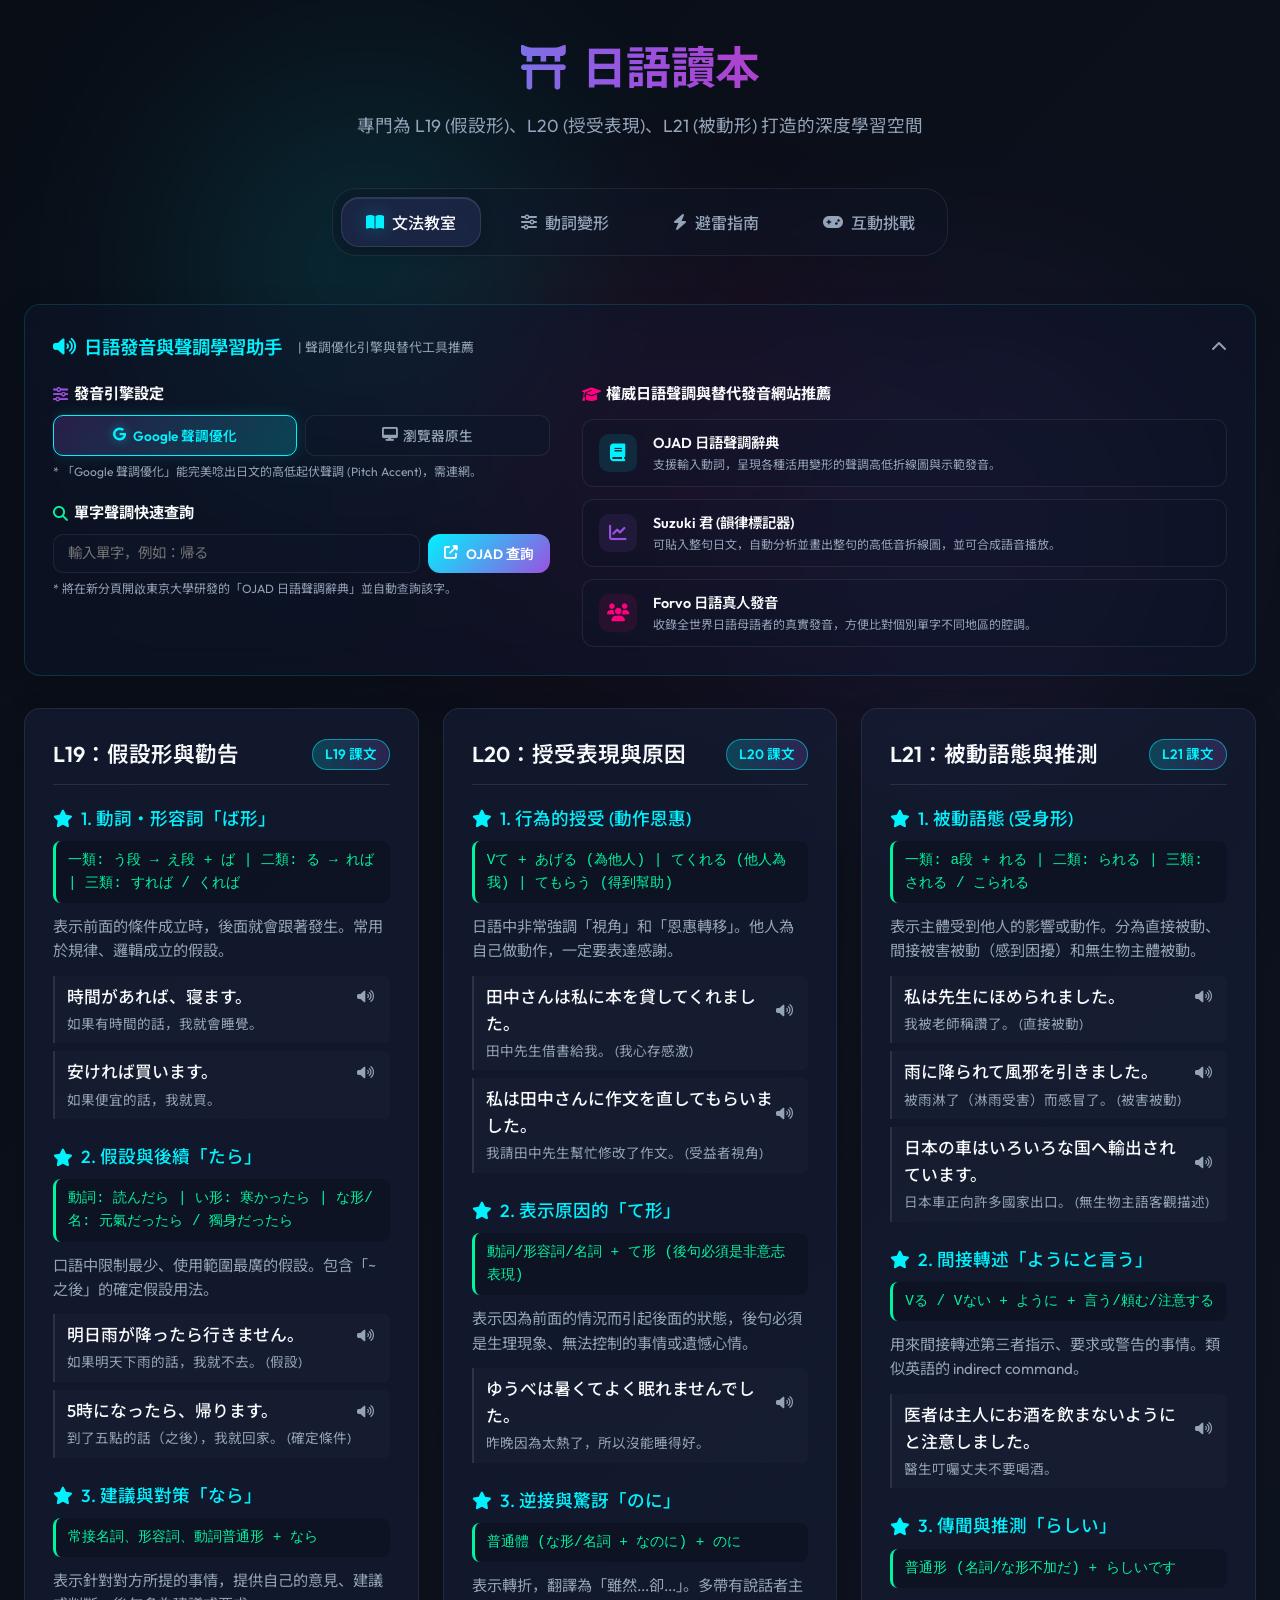
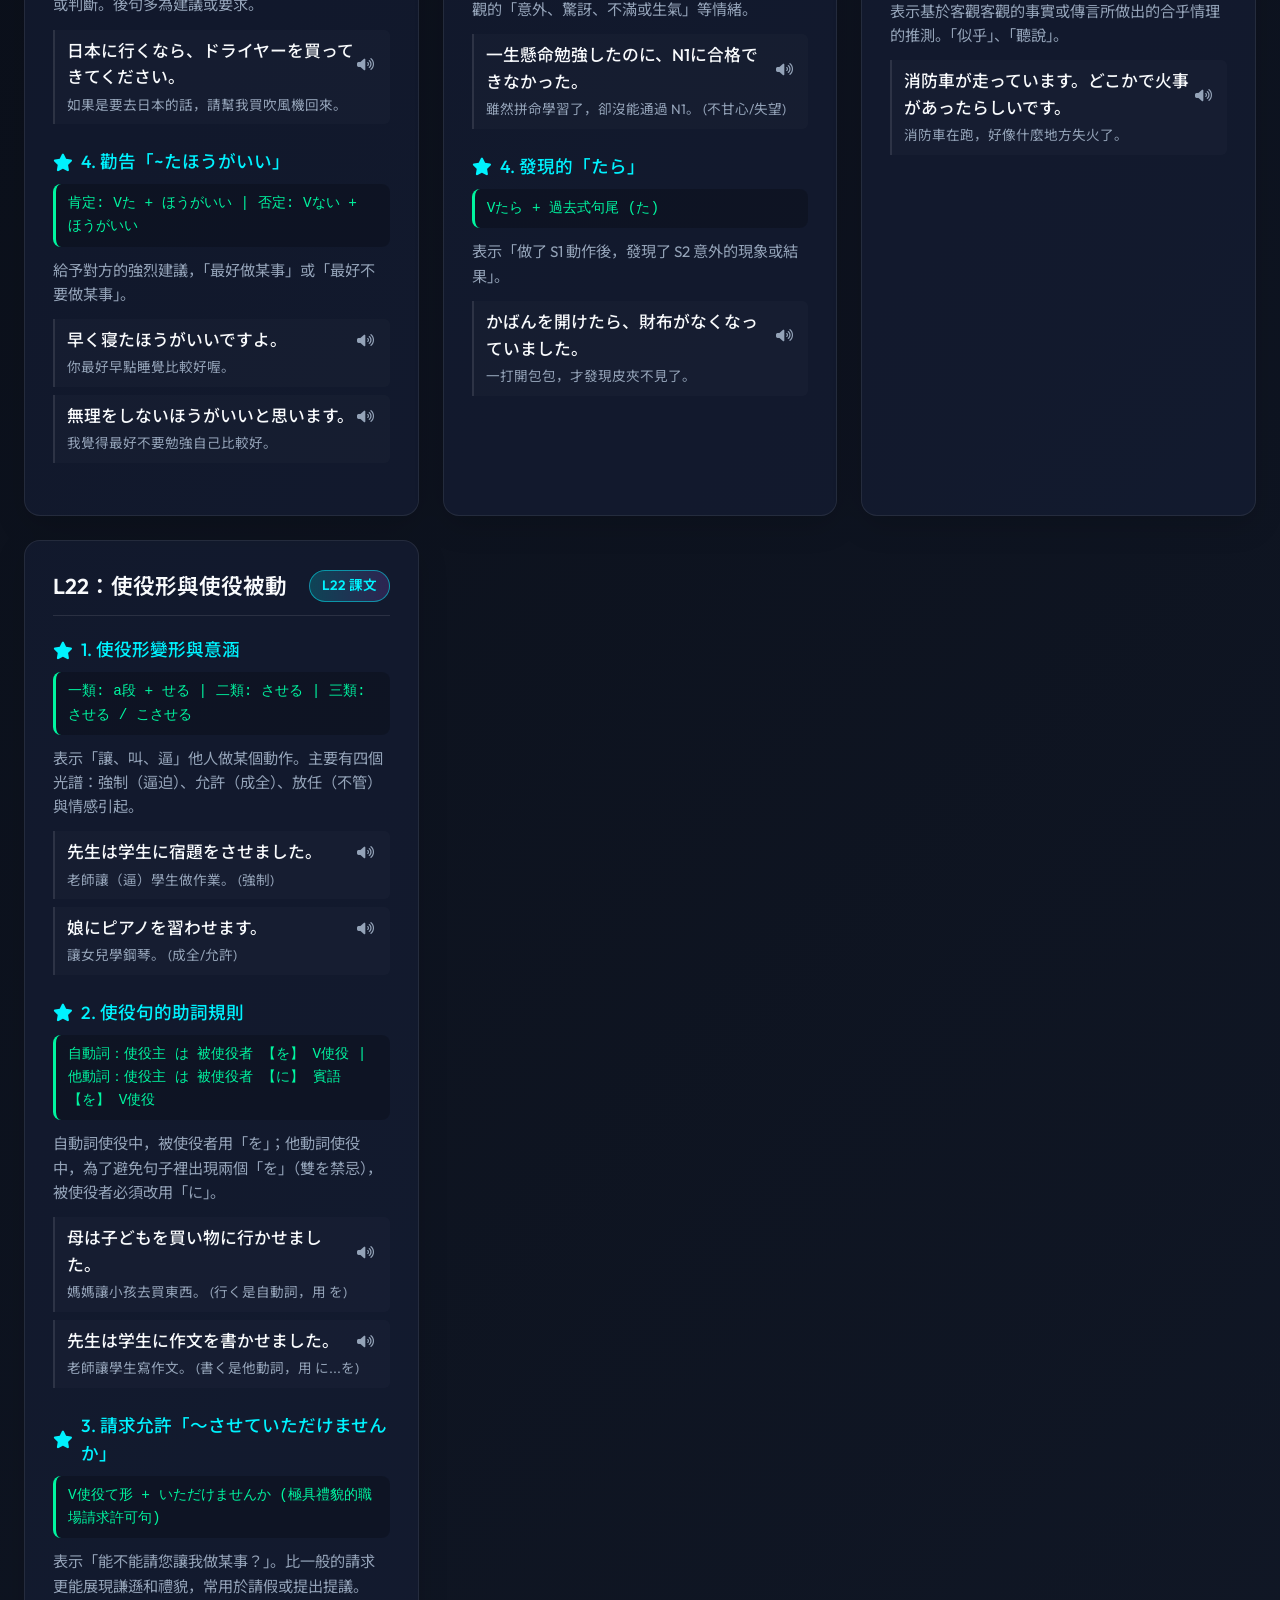
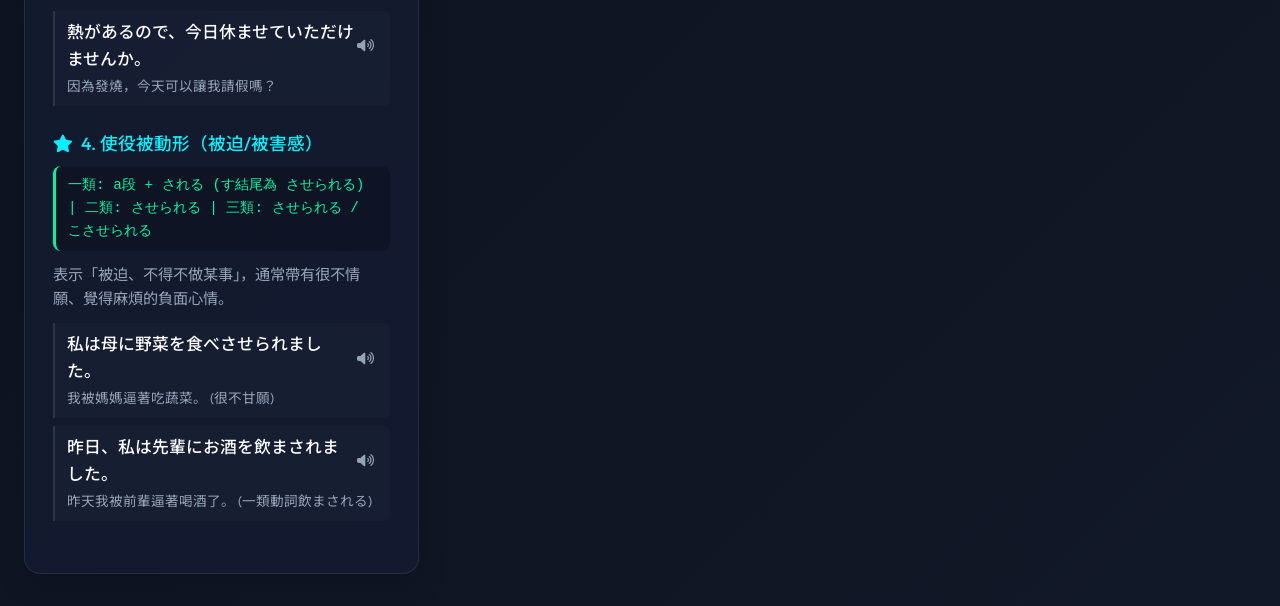
<file: index.html>
<!DOCTYPE html>
<html lang="zh-TW">
<head>
    <meta charset="UTF-8">
    <meta name="viewport" content="width=device-width, initial-scale=1.0">
    <title>日語讀本 - L19至L21教材平台</title>
    <meta name="description" content="本平台以進學日文讀本 L19、L20、L21 課程為核心，提供文法教室、動詞自動變形模擬器、台灣學生易錯對決、以及多維度的拼句與閱讀互動測驗，助您快速攻克日文假設、授受與被動難關！">
    <!-- FontAwesome Icons -->
    <link rel="stylesheet" href="https://cdnjs.cloudflare.com/ajax/libs/font-awesome/6.4.0/css/all.min.css">
    <!-- CSS stylesheet -->
    <link rel="stylesheet" href="style.css">
</head>
<body>

    <!-- Background glowing decorative orbs -->
    <div class="orb orb-1"></div>
    <div class="orb orb-2"></div>
    <div class="orb orb-3"></div>

    <div class="container">
        
        <header>
            <h1><i class="fas fa-torii-gate" style="margin-right: 0.5rem"></i> 日語讀本</h1>
            <p>專門為 L19 (假設形)、L20 (授受表現)、L21 (被動形) 打造的深度學習空間</p>
        </header>

        <!-- Navigation Tabs -->
        <nav class="nav-tabs" id="main-nav">
            <button class="tab-btn active" data-tab="grammar" id="tab-btn-grammar">
                <i class="fas fa-book-open"></i> <span>文法教室</span>
            </button>
            <button class="tab-btn" data-tab="conjugator" id="tab-btn-conjugator">
                <i class="fas fa-sliders"></i> <span>動詞變形</span>
            </button>
            <button class="tab-btn" data-tab="pitfalls" id="tab-btn-pitfalls">
                <i class="fas fa-bolt"></i> <span>避雷指南</span>
            </button>
            <button class="tab-btn" data-tab="quiz" id="tab-btn-quiz">
                <i class="fas fa-gamepad"></i> <span>互動挑戰</span>
            </button>
        </nav>

        <!-- Pitch Accent & Voice Assistant Card -->
        <section class="card assistant-card" id="accent-assistant-card" style="margin-bottom: 2rem;">
            <div class="assistant-header" id="assistant-toggle" style="cursor: pointer; display: flex; justify-content: space-between; align-items: center;">
                <h3 style="font-size: 1.15rem; font-weight: 600; color: var(--color-cyan); display: flex; align-items: center; gap: 0.5rem; margin: 0;">
                    <i class="fas fa-volume-up"></i> 日語發音與聲調學習助手 <span style="font-size: 0.8rem; font-weight: normal; color: var(--text-muted); padding-left: 0.5rem;">| 聲調優化引擎與替代工具推薦</span>
                </h3>
                <span id="assistant-toggle-icon" style="color: var(--text-muted); transition: var(--transition);"><i class="fas fa-chevron-up"></i></span>
            </div>
            
            <div class="assistant-content" id="assistant-content-box" style="margin-top: 1.25rem; transition: var(--transition);">
                <div class="assistant-grid">
                    <!-- Column 1: Settings & Lookup -->
                    <div class="assistant-col-left">
                        <div class="setting-item" style="margin-bottom: 1.25rem;">
                            <h4 style="font-size: 0.95rem; color: var(--text-primary); margin-bottom: 0.5rem; display: flex; align-items: center; gap: 0.35rem; margin-top: 0;">
                                <i class="fas fa-sliders-h" style="color: var(--color-violet)"></i> 發音引擎設定
                            </h4>
                            <div class="engine-buttons">
                                <button class="engine-btn active" id="engine-btn-google" data-engine="google">
                                    <i class="fab fa-google"></i> Google 聲調優化
                                </button>
                                <button class="engine-btn" id="engine-btn-browser" data-engine="browser">
                                    <i class="fas fa-desktop"></i> 瀏覽器原生
                                </button>
                            </div>
                            <p style="font-size: 0.75rem; color: var(--text-muted); margin-top: 0.4rem; margin-bottom: 0;">
                                * 「Google 聲調優化」能完美唸出日文的高低起伏聲調 (Pitch Accent)，需連網。
                            </p>
                        </div>
                        
                        <div class="lookup-item">
                            <h4 style="font-size: 0.95rem; color: var(--text-primary); margin-bottom: 0.5rem; display: flex; align-items: center; gap: 0.35rem; margin-top: 0;">
                                <i class="fas fa-search" style="color: var(--color-emerald)"></i> 單字聲調快速查詢
                            </h4>
                            <div class="ojad-search-box">
                                <input type="text" id="ojad-search-input" placeholder="輸入單字，例如：帰る">
                                <button id="ojad-search-btn" class="action-btn" style="padding: 0.5rem 1rem; font-size: 0.85rem; box-shadow: none;">
                                    <i class="fas fa-external-link-alt"></i> OJAD 查詢
                                </button>
                            </div>
                            <p style="font-size: 0.75rem; color: var(--text-muted); margin-top: 0.4rem; margin-bottom: 0;">
                                * 將在新分頁開啟東京大學研發的「OJAD 日語聲調辭典」並自動查詢該字。
                            </p>
                        </div>
                    </div>
                    
                    <!-- Column 2: External Tools Recommendations -->
                    <div class="assistant-col-right">
                        <h4 style="font-size: 0.95rem; color: var(--text-primary); margin-bottom: 0.75rem; display: flex; align-items: center; gap: 0.35rem; margin-top: 0;">
                            <i class="fas fa-graduation-cap" style="color: var(--color-pink)"></i> 權威日語聲調與替代發音網站推薦
                        </h4>
                        <div class="recommend-tools">
                            <a href="http://www.gavo.t.u-tokyo.ac.jp/ojad/" target="_blank" class="tool-link-card">
                                <div class="tool-icon" style="background: rgba(0, 242, 254, 0.1); color: var(--color-cyan);"><i class="fas fa-book"></i></div>
                                <div class="tool-info">
                                    <div class="tool-name">OJAD 日語聲調辭典</div>
                                    <div class="tool-desc">支援輸入動詞，呈現各種活用變形的聲調高低折線圖與示範發音。</div>
                                </div>
                            </a>
                            <a href="http://www.gavo.t.u-tokyo.ac.jp/ojad/phrasing/index" target="_blank" class="tool-link-card">
                                <div class="tool-icon" style="background: rgba(155, 81, 224, 0.1); color: var(--color-violet);"><i class="fas fa-chart-line"></i></div>
                                <div class="tool-info">
                                    <div class="tool-name">Suzuki 君 (韻律標記器)</div>
                                    <div class="tool-desc">可貼入整句日文，自動分析並畫出整句的高低音折線圖，並可合成語音播放。</div>
                                </div>
                            </a>
                            <a href="https://forvo.com/languages/ja/" target="_blank" class="tool-link-card">
                                <div class="tool-icon" style="background: rgba(255, 0, 127, 0.1); color: var(--color-pink);"><i class="fas fa-users"></i></div>
                                <div class="tool-info">
                                    <div class="tool-name">Forvo 日語真人發音</div>
                                    <div class="tool-desc">收錄全世界日語母語者的真實發音，方便比對個別單字不同地區的腔調。</div>
                                </div>
                            </a>
                        </div>
                    </div>
                </div>
            </div>
        </section>

        <!-- TAB 1: GRAMMAR CLASSROOM -->
        <main class="panel active" id="grammar-panel">
            <div class="grammar-grid">
                
                <!-- Lesson 19 Card -->
                <article class="card">
                    <div class="lesson-header">
                        <h2 class="lesson-title">L19：假設形與勸告</h2>
                        <span class="lesson-tag">L19 課文</span>
                    </div>
                    
                    <div class="grammar-item">
                        <h3 class="grammar-title"><i class="fas fa-star"></i> 1. 動詞・形容詞「ば形」</h3>
                        <div class="grammar-formula">一類: う段 → え段 + ば | 二類: る → れば | 三類: すれば / くれば</div>
                        <p class="grammar-desc">表示前面的條件成立時，後面就會跟著發生。常用於規律、邏輯成立的假設。</p>
                        <ul class="examples-list">
                            <li class="example-box">
                                <div class="jp-sentence">
                                    <span>時間が<span>あれば</span>、寝ます。</span>
                                    <button class="play-btn" data-sentence="時間があれば、寝ます。" title="點擊發音"><i class="fas fa-volume-up"></i></button>
                                </div>
                                <div class="zh-translation">如果有時間的話，我就會睡覺。</div>
                            </li>
                            <li class="example-box">
                                <div class="jp-sentence">
                                    <span>安<span>ければ</span>買います。</span>
                                    <button class="play-btn" data-sentence="安ければ買います。" title="點擊發音"><i class="fas fa-volume-up"></i></button>
                                </div>
                                <div class="zh-translation">如果便宜的話，我就買。</div>
                            </li>
                        </ul>
                    </div>

                    <div class="grammar-item">
                        <h3 class="grammar-title"><i class="fas fa-star"></i> 2. 假設與後續「たら」</h3>
                        <div class="grammar-formula">動詞: 読んだら | い形: 寒かったら | な形/名: 元氣だったら / 獨身だったら</div>
                        <p class="grammar-desc">口語中限制最少、使用範圍最廣的假設。包含「~之後」的確定假設用法。</p>
                        <ul class="examples-list">
                            <li class="example-box">
                                <div class="jp-sentence">
                                    <span>明日雨が<span>降ったら</span>行きません。</span>
                                    <button class="play-btn" data-sentence="明日雨が降ったら行きません。" title="點擊發音"><i class="fas fa-volume-up"></i></button>
                                </div>
                                <div class="zh-translation">如果明天下雨的話，我就不去。 (假設)</div>
                            </li>
                            <li class="example-box">
                                <div class="jp-sentence">
                                    <span>5時に<span>なったら</span>、帰ります。</span>
                                    <button class="play-btn" data-sentence="5時になったら、帰ります。" title="點擊發音"><i class="fas fa-volume-up"></i></button>
                                </div>
                                <div class="zh-translation">到了五點的話（之後），我就回家。 (確定條件)</div>
                            </li>
                        </ul>
                    </div>

                    <div class="grammar-item">
                        <h3 class="grammar-title"><i class="fas fa-star"></i> 3. 建議與對策「なら」</h3>
                        <div class="grammar-formula">常接名詞、形容詞、動詞普通形 + なら</div>
                        <p class="grammar-desc">表示針對對方所提的事情，提供自己的意見、建議或判斷。後句多為建議或要求。</p>
                        <ul class="examples-list">
                            <li class="example-box">
                                <div class="jp-sentence">
                                    <span>日本に<span>行くなら</span>、ドライヤーを買ってきてください。</span>
                                    <button class="play-btn" data-sentence="日本に行くなら、ドライヤーを買ってきてください。" title="點擊發音"><i class="fas fa-volume-up"></i></button>
                                </div>
                                <div class="zh-translation">如果是要去日本的話，請幫我買吹風機回來。</div>
                            </li>
                        </ul>
                    </div>

                    <div class="grammar-item">
                        <h3 class="grammar-title"><i class="fas fa-star"></i> 4. 勸告「~たほうがいい」</h3>
                        <div class="grammar-formula">肯定: Vた + ほうがいい | 否定: Vない + ほうがいい</div>
                        <p class="grammar-desc">給予對方的強烈建議，「最好做某事」或「最好不要做某事」。</p>
                        <ul class="examples-list">
                            <li class="example-box">
                                <div class="jp-sentence">
                                    <span>早く<span>寝たほうがいい</span>ですよ。</span>
                                    <button class="play-btn" data-sentence="早く寝たほうがいいですよ。" title="點擊發音"><i class="fas fa-volume-up"></i></button>
                                </div>
                                <div class="zh-translation">你最好早點睡覺比較好喔。</div>
                            </li>
                            <li class="example-box">
                                <div class="jp-sentence">
                                    <span>無理を<span>しないほうがいい</span>と思います。</span>
                                    <button class="play-btn" data-sentence="無理をしないほうがいいと思います。" title="點擊發音"><i class="fas fa-volume-up"></i></button>
                                </div>
                                <div class="zh-translation">我覺得最好不要勉強自己比較好。</div>
                            </li>
                        </ul>
                    </div>
                </article>

                <!-- Lesson 20 Card -->
                <article class="card">
                    <div class="lesson-header">
                        <h2 class="lesson-title">L20：授受表現與原因</h2>
                        <span class="lesson-tag">L20 課文</span>
                    </div>

                    <div class="grammar-item">
                        <h3 class="grammar-title"><i class="fas fa-star"></i> 1. 行為的授受 (動作恩惠)</h3>
                        <div class="grammar-formula">Vて + あげる (為他人) | てくれる (他人為我) | てもらう (得到幫助)</div>
                        <p class="grammar-desc">日語中非常強調「視角」和「恩惠轉移」。他人為自己做動作，一定要表達感謝。</p>
                        <ul class="examples-list">
                            <li class="example-box">
                                <div class="jp-sentence">
                                    <span>田中さんは私に本を貸し<span>てくれました</span>。</span>
                                    <button class="play-btn" data-sentence="田中さんは私に本を貸してくれました。" title="點擊發音"><i class="fas fa-volume-up"></i></button>
                                </div>
                                <div class="zh-translation">田中先生借書給我。 (我心存感激)</div>
                            </li>
                            <li class="example-box">
                                <div class="jp-sentence">
                                    <span>私は田中さんに作文を直し<span>てもらいました</span>。</span>
                                    <button class="play-btn" data-sentence="私は田中さんに作文を直してもらいました。" title="點擊發音"><i class="fas fa-volume-up"></i></button>
                                </div>
                                <div class="zh-translation">我請田中先生幫忙修改了作文。 (受益者視角)</div>
                            </li>
                        </ul>
                    </div>

                    <div class="grammar-item">
                        <h3 class="grammar-title"><i class="fas fa-star"></i> 2. 表示原因的「て形」</h3>
                        <div class="grammar-formula">動詞/形容詞/名詞 + て形 (後句必須是非意志表現)</div>
                        <p class="grammar-desc">表示因為前面的情況而引起後面的狀態，後句必須是生理現象、無法控制的事情或遺憾心情。</p>
                        <ul class="examples-list">
                            <li class="example-box">
                                <div class="jp-sentence">
                                    <span>ゆうべは<span>暑くて</span>よく眠れませんでした。</span>
                                    <button class="play-btn" data-sentence="ゆうべは暑くてよく眠れませんでした。" title="點擊發音"><i class="fas fa-volume-up"></i></button>
                                </div>
                                <div class="zh-translation">昨晚因為太熱了，所以沒能睡得好。</div>
                            </li>
                        </ul>
                    </div>

                    <div class="grammar-item">
                        <h3 class="grammar-title"><i class="fas fa-star"></i> 3. 逆接與驚訝「のに」</h3>
                        <div class="grammar-formula">普通體 (な形/名詞 + なのに) + のに</div>
                        <p class="grammar-desc">表示轉折，翻譯為「雖然...卻...」。多帶有說話者主觀的「意外、驚訝、不滿或生氣」等情緒。</p>
                        <ul class="examples-list">
                            <li class="example-box">
                                <div class="jp-sentence">
                                    <span>一生懸命勉強した<span>のに</span>、N1に合格できなかった。</span>
                                    <button class="play-btn" data-sentence="一生懸命勉強したのに、N1に合格できなかった。" title="點擊發音"><i class="fas fa-volume-up"></i></button>
                                </div>
                                <div class="zh-translation">雖然拼命學習了，卻沒能通過 N1。 (不甘心/失望)</div>
                            </li>
                        </ul>
                    </div>

                    <div class="grammar-item">
                        <h3 class="grammar-title"><i class="fas fa-star"></i> 4. 發現的「たら」</h3>
                        <div class="grammar-formula">Vたら + 過去式句尾 (た)</div>
                        <p class="grammar-desc">表示「做了 S1 動作後，發現了 S2 意外的現象或結果」。</p>
                        <ul class="examples-list">
                            <li class="example-box">
                                <div class="jp-sentence">
                                    <span>かばんを<span>開けたら</span>、財布がなくなっていました。</span>
                                    <button class="play-btn" data-sentence="かばんを開けたら、財布がなくなっていました。" title="點擊發音"><i class="fas fa-volume-up"></i></button>
                                </div>
                                <div class="zh-translation">一打開包包，才發現皮夾不見了。</div>
                            </li>
                        </ul>
                    </div>
                </article>

                <!-- Lesson 21 Card -->
                <article class="card">
                    <div class="lesson-header">
                        <h2 class="lesson-title">L21：被動語態與推測</h2>
                        <span class="lesson-tag">L21 課文</span>
                    </div>

                    <div class="grammar-item">
                        <h3 class="grammar-title"><i class="fas fa-star"></i> 1. 被動語態 (受身形)</h3>
                        <div class="grammar-formula">一類: a段 + れる | 二類: られる | 三類: される / こられる</div>
                        <p class="grammar-desc">表示主體受到他人的影響或動作。分為直接被動、間接被害被動（感到困擾）和無生物主體被動。</p>
                        <ul class="examples-list">
                            <li class="example-box">
                                <div class="jp-sentence">
                                    <span>私は先生に<span>ほめられました</span>。</span>
                                    <button class="play-btn" data-sentence="私は先生にほめられました。" title="點擊發音"><i class="fas fa-volume-up"></i></button>
                                </div>
                                <div class="zh-translation">我被老師稱讚了。 (直接被動)</div>
                            </li>
                            <li class="example-box">
                                <div class="jp-sentence">
                                    <span>雨に<span>降られて</span>風邪を引きました。</span>
                                    <button class="play-btn" data-sentence="雨に降られて風邪を引きました。" title="點擊發音"><i class="fas fa-volume-up"></i></button>
                                </div>
                                <div class="zh-translation">被雨淋了（淋雨受害）而感冒了。 (被害被動)</div>
                            </li>
                            <li class="example-box">
                                <div class="jp-sentence">
                                    <span>日本の車はいろいろな国へ<span>輸出されています</span>。</span>
                                    <button class="play-btn" data-sentence="日本の車はいろいろな国へ輸出されています。" title="點擊發音"><i class="fas fa-volume-up"></i></button>
                                </div>
                                <div class="zh-translation">日本車正向許多國家出口。 (無生物主語客觀描述)</div>
                            </li>
                        </ul>
                    </div>

                    <div class="grammar-item">
                        <h3 class="grammar-title"><i class="fas fa-star"></i> 2. 間接轉述「ようにと言う」</h3>
                        <div class="grammar-formula">Vる / Vない + ように + 言う/頼む/注意する</div>
                        <p class="grammar-desc">用來間接轉述第三者指示、要求或警告的事情。類似英語的 indirect command。</p>
                        <ul class="examples-list">
                            <li class="example-box">
                                <div class="jp-sentence">
                                    <span>医者は主人にお酒を<span>飲まないようにと</span>注意しました。</span>
                                    <button class="play-btn" data-sentence="医者は主人にお酒を飲まないようにと注意しました。" title="點擊發音"><i class="fas fa-volume-up"></i></button>
                                </div>
                                <div class="zh-translation">醫生叮囑丈夫不要喝酒。</div>
                            </li>
                        </ul>
                    </div>

                    <div class="grammar-item">
                        <h3 class="grammar-title"><i class="fas fa-star"></i> 3. 傳聞與推測「らしい」</h3>
                        <div class="grammar-formula">普通形 (名詞/な形不加だ) + らしいです</div>
                        <p class="grammar-desc">表示基於客觀客觀的事實或傳言所做出的合乎情理的推測。「似乎」、「聽說」。</p>
                        <ul class="examples-list">
                            <li class="example-box">
                                <div class="jp-sentence">
                                    <span>消防車が走っています。どこかで火事があった<span>らしい</span>です。</span>
                                    <button class="play-btn" data-sentence="消防車が走っています。どこかで火事があったらしいです。" title="點擊發音"><i class="fas fa-volume-up"></i></button>
                                </div>
                                <div class="zh-translation">消防車在跑，好像什麼地方失火了。</div>
                            </li>
                        </ul>
                    </div>
                </article>

                <!-- Lesson 22 Card -->
                <article class="card">
                    <div class="lesson-header">
                        <h2 class="lesson-title">L22：使役形與使役被動</h2>
                        <span class="lesson-tag">L22 課文</span>
                    </div>

                    <div class="grammar-item">
                        <h3 class="grammar-title"><i class="fas fa-star"></i> 1. 使役形變形與意涵</h3>
                        <div class="grammar-formula">一類: a段 + せる | 二類: させる | 三類: させる / こさせる</div>
                        <p class="grammar-desc">表示「讓、叫、逼」他人做某個動作。主要有四個光譜：強制（逼迫）、允許（成全）、放任（不管）與情感引起。</p>
                        <ul class="examples-list">
                            <li class="example-box">
                                <div class="jp-sentence">
                                    <span>先生は学生に宿題を<span>させました</span>。</span>
                                    <button class="play-btn" data-sentence="先生は学生に宿題をさせました。" title="點擊發音"><i class="fas fa-volume-up"></i></button>
                                </div>
                                <div class="zh-translation">老師讓（逼）學生做作業。 (強制)</div>
                            </li>
                            <li class="example-box">
                                <div class="jp-sentence">
                                    <span>娘にピアノを<span>習わせます</span>。</span>
                                    <button class="play-btn" data-sentence="娘にピアノを習わせます。" title="點擊發音"><i class="fas fa-volume-up"></i></button>
                                </div>
                                <div class="zh-translation">讓女兒學鋼琴。 (成全/允許)</div>
                            </li>
                        </ul>
                    </div>

                    <div class="grammar-item">
                        <h3 class="grammar-title"><i class="fas fa-star"></i> 2. 使役句的助詞規則</h3>
                        <div class="grammar-formula">自動詞：使役主 は 被使役者 【を】 V使役 | 他動詞：使役主 は 被使役者 【に】 賓語 【を】 V使役</div>
                        <p class="grammar-desc">自動詞使役中，被使役者用「を」；他動詞使役中，為了避免句子裡出現兩個「を」（雙を禁忌），被使役者必須改用「に」。</p>
                        <ul class="examples-list">
                            <li class="example-box">
                                <div class="jp-sentence">
                                    <span>母は子ども<span>を</span>買い物に<span>行かせました</span>。</span>
                                    <button class="play-btn" data-sentence="母は子どもを買い物に行かせました。" title="點擊發音"><i class="fas fa-volume-up"></i></button>
                                </div>
                                <div class="zh-translation">媽媽讓小孩去買東西。 (行く是自動詞，用 を)</div>
                            </li>
                            <li class="example-box">
                                <div class="jp-sentence">
                                    <span>先生は学生<span>に</span>作文<span>を</span><span>書かせました</span>。</span>
                                    <button class="play-btn" data-sentence="先生は学生に作文を書かせました。" title="點擊發音"><i class="fas fa-volume-up"></i></button>
                                </div>
                                <div class="zh-translation">老師讓學生寫作文。 (書く是他動詞，用 に...を)</div>
                            </li>
                        </ul>
                    </div>

                    <div class="grammar-item">
                        <h3 class="grammar-title"><i class="fas fa-star"></i> 3. 請求允許「～させていただけませんか」</h3>
                        <div class="grammar-formula">V使役て形 + いただけませんか (極具禮貌的職場請求許可句)</div>
                        <p class="grammar-desc">表示「能不能請您讓我做某事？」。比一般的請求更能展現謙遜和禮貌，常用於請假或提出提議。</p>
                        <ul class="examples-list">
                            <li class="example-box">
                                <div class="jp-sentence">
                                    <span>熱があるので、今日<span>休ませていただけませんか</span>。</span>
                                    <button class="play-btn" data-sentence="熱があるので、今日休ませていただけませんか。" title="點擊發音"><i class="fas fa-volume-up"></i></button>
                                </div>
                                <div class="zh-translation">因為發燒，今天可以讓我請假嗎？</div>
                            </li>
                        </ul>
                    </div>

                    <div class="grammar-item">
                        <h3 class="grammar-title"><i class="fas fa-star"></i> 4. 使役被動形（被迫/被害感）</h3>
                        <div class="grammar-formula">一類: a段 + される (す結尾為 させられる) | 二類: させられる | 三類: させられる / こさせられる</div>
                        <p class="grammar-desc">表示「被迫、不得不做某事」，通常帶有很不情願、覺得麻煩的負面心情。</p>
                        <ul class="examples-list">
                            <li class="example-box">
                                <div class="jp-sentence">
                                    <span>私は母に野菜を<span>食べさせられました</span>。</span>
                                    <button class="play-btn" data-sentence="私は母に野菜を食べさせられました。" title="點擊發音"><i class="fas fa-volume-up"></i></button>
                                </div>
                                <div class="zh-translation">我被媽媽逼著吃蔬菜。 (很不甘願)</div>
                            </li>
                            <li class="example-box">
                                <div class="jp-sentence">
                                    <span>昨日、私は先輩にお酒を<span>飲まされました</span>。</span>
                                    <button class="play-btn" data-sentence="昨日、私は先輩にお酒を飲まされました。" title="點擊發音"><i class="fas fa-volume-up"></i></button>
                                </div>
                                <div class="zh-translation">昨天我被前輩逼著喝酒了。 (一類動詞飲まされる)</div>
                            </li>
                        </ul>
                    </div>
                </article>


            </div>
        </main>

        <!-- TAB 2: VERB CONJUGATOR -->
        <section class="panel" id="conjugator-panel">
            <div class="card" style="margin-bottom: 2rem">
                <div class="lesson-header">
                    <h2 class="lesson-title"><i class="fas fa-cog"></i> 動詞變形操作台</h2>
                    <p style="font-size: 0.9rem; color: var(--text-muted)">支援一類、二類、三類動詞，輸入原形動詞（如「飲む」）即可自動變形。</p>
                </div>

                <div class="conjugator-layout">
                    <!-- Left: Selectors -->
                    <div class="verb-selector">
                        <div class="custom-input-box">
                            <input type="text" id="custom-verb-input" placeholder="輸入動詞原形...（例如：洗う）">
                            <button id="add-custom-verb-btn" class="action-btn" style="position: absolute; right: 4px; top: 4px; padding: 0.5rem 1rem; font-size: 0.85rem">
                                <i class="fas fa-plus"></i> 新增
                            </button>
                        </div>
                        <h3 style="font-size: 0.95rem; text-transform: uppercase; color: var(--color-cyan); margin-bottom: 0.5rem">快選課文動詞</h3>
                        <div class="quick-verbs" id="verbs-quick-list">
                            <!-- JS loaded buttons -->
                        </div>
                    </div>

                    <!-- Right: Display Screen -->
                    <div class="conjugation-display">
                        <div class="verb-header">
                            <div>
                                <h3 class="verb-info-title" id="verb-info-name">---</h3>
                                <span class="verb-info-type" id="verb-info-type">動詞類型</span>
                            </div>
                            <div style="text-align: right">
                                <div style="font-size: 0.85rem; color: var(--text-muted)">中文意思</div>
                                <div style="font-size: 1.15rem; font-weight: 600; color: var(--color-cyan)" id="verb-info-trans">---</div>
                            </div>
                        </div>

                        <div class="conjugation-grid">
                            <div class="conj-card">
                                <div class="conj-label">原形 (辞書形)</div>
                                <div style="display: flex; justify-content: space-between; align-items: center;">
                                    <div class="conj-value" id="val-dict" style="color: var(--text-primary)">---</div>
                                    <button class="play-btn conj-voice-btn" data-target-id="val-dict" title="播放發音"><i class="fas fa-volume-up"></i></button>
                                </div>
                                <div class="conj-meaning">辭典中的動詞原始狀態。</div>
                            </div>
                            <div class="conj-card">
                                <div class="conj-label">否定形 (ない形)</div>
                                <div style="display: flex; justify-content: space-between; align-items: center;">
                                    <div class="conj-value negative" id="val-neg">---</div>
                                    <button class="play-btn conj-voice-btn" data-target-id="val-neg" title="播放發音"><i class="fas fa-volume-up"></i></button>
                                </div>
                                <div class="conj-meaning">表示否定、不做的動作。</div>
                            </div>
                            <div class="conj-card">
                                <div class="conj-label">て形 (連結)</div>
                                <div style="display: flex; justify-content: space-between; align-items: center;">
                                    <div class="conj-value" id="val-te" style="color: var(--color-cyan)">---</div>
                                    <button class="play-btn conj-voice-btn" data-target-id="val-te" title="播放發音"><i class="fas fa-volume-up"></i></button>
                                </div>
                                <div class="conj-meaning">動作相連，或 L20 非意志原因。</div>
                            </div>
                            <div class="conj-card">
                                <div class="conj-label">た形 (過去)</div>
                                <div style="display: flex; justify-content: space-between; align-items: center;">
                                    <div class="conj-value" id="val-ta" style="color: var(--color-cyan)">---</div>
                                    <button class="play-btn conj-voice-btn" data-target-id="val-ta" title="播放發音"><i class="fas fa-volume-up"></i></button>
                                </div>
                                <div class="conj-meaning">過去式狀態，L19 / L20 假設。</div>
                            </div>
                            <div class="conj-card">
                                <div class="conj-label">ば形 (L19 假定)</div>
                                <div style="display: flex; justify-content: space-between; align-items: center;">
                                    <div class="conj-value" id="val-ba">---</div>
                                    <button class="play-btn conj-voice-btn" data-target-id="val-ba" title="播放發音"><i class="fas fa-volume-up"></i></button>
                                </div>
                                <div class="conj-meaning">如果有前面動作的話，表示必然條件。</div>
                            </div>
                            <div class="conj-card">
                                <div class="conj-label">たら形 (L19/L20 假設)</div>
                                <div style="display: flex; justify-content: space-between; align-items: center;">
                                    <div class="conj-value" id="val-tara">---</div>
                                    <button class="play-btn conj-voice-btn" data-target-id="val-tara" title="播放發音"><i class="fas fa-volume-up"></i></button>
                                </div>
                                <div class="conj-meaning">口語假設最常用，包含「～之後」。</div>
                            </div>
                            <div class="conj-card">
                                <div class="conj-label">被動形 (L21 受身)</div>
                                <div style="display: flex; justify-content: space-between; align-items: center;">
                                    <div class="conj-value passive" id="val-passive">---</div>
                                    <button class="play-btn conj-voice-btn" data-target-id="val-passive" title="播放發音"><i class="fas fa-volume-up"></i></button>
                                </div>
                                <div class="conj-meaning">表示被動承受或被害困擾（られる/れる）。</div>
                            </div>
                            <div class="conj-card">
                                <div class="conj-label">使役形 (L22)</div>
                                <div style="display: flex; justify-content: space-between; align-items: center;">
                                    <div class="conj-value passive" id="val-causative" style="color: var(--color-violet)">---</div>
                                    <button class="play-btn conj-voice-btn" data-target-id="val-causative" title="播放發音"><i class="fas fa-volume-up"></i></button>
                                </div>
                                <div class="conj-meaning">表示「讓、叫、逼」他人做某事（させる/せる）。</div>
                            </div>
                            <div class="conj-card">
                                <div class="conj-label">使役被動形 (L22)</div>
                                <div style="display: flex; justify-content: space-between; align-items: center;">
                                    <div class="conj-value passive" id="val-causative-passive" style="color: var(--color-pink)">---</div>
                                    <button class="play-btn conj-voice-btn" data-target-id="val-causative-passive" title="播放發音"><i class="fas fa-volume-up"></i></button>
                                </div>
                                <div class="conj-meaning">表示「被迫、不得不」做某事（させられる/される）。</div>
                            </div>
                            <div class="conj-card" style="grid-column: span 1">
                                <div class="conj-label">最好做...(L19 勸告)</div>
                                <div style="display: flex; justify-content: space-between; align-items: center;">
                                    <div class="conj-value" id="val-adv-pos" style="color: var(--color-orange)">---</div>
                                    <button class="play-btn conj-voice-btn" data-target-id="val-adv-pos" title="播放發音"><i class="fas fa-volume-up"></i></button>
                                </div>
                                <div class="conj-meaning">給予對方的積極強烈勸告.</div>
                            </div>
                            <div class="conj-card" style="grid-column: span 1">
                                <div class="conj-label">最好別做...(L19 勸告)</div>
                                <div style="display: flex; justify-content: space-between; align-items: center;">
                                    <div class="conj-value" id="val-adv-neg" style="color: var(--color-orange)">---</div>
                                    <button class="play-btn conj-voice-btn" data-target-id="val-adv-neg" title="播放發音"><i class="fas fa-volume-up"></i></button>
                                </div>
                                <div class="conj-meaning">勸阻對方做某個勉強的事情。</div>
                            </div>
                        </div>
                    </div>
                </div>
            </div>
        </section>

        <!-- TAB 3: TAIWANESE PITFALLS -->
        <section class="panel" id="pitfalls-panel">
            <div class="pitfalls-container">
                
                <div class="card">
                    <div class="lesson-header">
                        <h2 class="lesson-title"><i class="fas fa-times-circle" style="color: var(--color-pink)"></i> 痛點 1：授受表現中「助詞」大不同！</h2>
                        <span class="lesson-tag">L20 授受補充</span>
                    </div>
                    <div class="pitfall-row">
                        <div>
                            <p style="margin-bottom: 1rem">中文我們習慣都用「幫<strong>給</strong>某人做...」，導致學生會一律套用助詞 **に**。但在日語中，助詞的選用完全取決於**動詞**的性質：</p>
                            <table class="compare-table">
                                <thead>
                                    <tr>
                                        <th>助詞</th>
                                        <th>適用情境</th>
                                        <th>常見動詞</th>
                                        <th>經典例句</th>
                                    </tr>
                                </thead>
                                <tbody>
                                    <tr>
                                        <td data-label="助詞"><strong style="color: var(--color-cyan)">の</strong></td>
                                        <td data-label="適用情境">動作的對象是接受者的**身體部位**或**所有物**</td>
                                        <td data-label="常見動詞">手伝う、直す、洗う、運ぶ、持つ</td>
                                        <td data-label="經典例句">弟<span style="color: var(--color-cyan)">の</span>宿題を手伝ってあげる。 (手提/輔助所有物)</td>
                                    </tr>
                                    <tr>
                                        <td data-label="助詞"><strong style="color: var(--color-emerald)">を</strong></td>
                                        <td data-label="適用情境">動作的直接對象**是人**（及物動詞）</td>
                                        <td data-label="常見動詞">送る、招待する、呼ぶ、連れて行く、しかる</td>
                                        <td data-label="經典例句">留學生<span style="color: var(--color-emerald)">を</span>パーティーに呼んであげる。 (人是受詞)</td>
                                    </tr>
                                </tbody>
                            </table>
                        </div>
                        <div class="vs-divider-box" style="display: flex; flex-direction: column; justify-content: center; gap: 1rem">
                            <div class="pitfall-code-card">
                                <span class="pitfall-tag-wrong">常犯錯誤</span>
                                <div class="pitfall-code-title" style="font-family: monospace; color: var(--text-muted)">
                                    <i class="fas fa-times"></i> 弟<span style="color: var(--color-pink); font-weight:700">に</span>宿題を手伝ってあげました。
                                </div>
                                <p class="pitfall-code-desc">直接用「に」表示幫給弟弟做事，是生硬的中式日文。</p>
                            </div>
                            <div class="pitfall-code-card" style="border-color: var(--color-emerald)">
                                <span class="pitfall-tag-correct">正確表達</span>
                                <div class="pitfall-code-title" style="font-family: monospace; color: var(--text-primary)">
                                    <i class="fas fa-check" style="color: var(--color-emerald)"></i> 弟<span style="color: var(--color-emerald); font-weight:700">の</span>宿題を手伝ってあげました。
                                </div>
                                <p class="pitfall-code-desc">因為手傳的是弟弟的「宿題」（所有物），所以使用「の」。</p>
                            </div>
                        </div>
                    </div>
                </div>

                <div class="card">
                    <div class="lesson-header">
                        <h2 class="lesson-title"><i class="fas fa-times-circle" style="color: var(--color-pink)"></i> 痛點 2：忘記轉換為「受益者視角」(てくれる / てもらう)</h2>
                        <span class="lesson-tag">學習心態轉折</span>
                    </div>
                    <div class="pitfall-row">
                        <div>
                            <p style="margin-bottom: 1rem">中文是「客觀事实描述」的語言，而日文則是「情感連動與感恩」的語言。台灣同學在描述別人幫自己做事時，常常只說客觀動詞（作りました），這在日語中聽起來是冷淡甚至失禮的。</p>
                            <div style="background: rgba(15,23,42,0.4); padding: 1rem; border-radius: 12px; border: 1px solid var(--card-border); margin-top: 1rem">
                                <div style="font-weight: 600; color: var(--color-cyan); margin-bottom: 0.5rem"><i class="fas fa-lightbulb"></i> 受益視角核心觀念</div>
                                <ul style="list-style-position: inside; font-size: 0.95rem; color: var(--text-muted)">
                                    <li><strong>～てくれた</strong>：主體是他人，強調「他人體貼我，為我做了事」。</li>
                                    <li><strong>～てもらった</strong>：主體是我，強調「我請求並得到了他人的幫助」。</li>
                                </ul>
                            </div>
                        </div>
                        <div class="vs-divider-box" style="display: flex; flex-direction: column; justify-content: center; gap: 1rem">
                            <div class="pitfall-code-card">
                                <span class="pitfall-tag-wrong">常犯錯誤 (語氣冷淡)</span>
                                <div class="pitfall-code-title" style="font-family: monospace; color: var(--text-muted)">
                                    山田さんは料理を<span style="color: var(--color-pink); font-weight:700">作りました</span>。
                                </div>
                                <p class="pitfall-code-desc">聽起來像是在匯報「山田煮了飯」的客觀事實，沒有半點感激之意。</p>
                            </div>
                            <div class="pitfall-code-card" style="border-color: var(--color-emerald)">
                                <span class="pitfall-tag-correct">正確表達 (富有人情味)</span>
                                <div class="pitfall-code-title" style="font-family: monospace; color: var(--text-primary)">
                                    山田さんは料理を<span style="color: var(--color-emerald); font-weight:700">作ってくれました</span>。
                                </div>
                                <p class="pitfall-code-desc">帶有濃濃的感謝心意：山田先生（特地）為我煮了料理！</p>
                            </div>
                        </div>
                    </div>
                </div>

                <div class="card">
                    <div class="lesson-header">
                        <h2 class="lesson-title"><i class="fas fa-times-circle" style="color: var(--color-pink)"></i> 痛點 3：對上司、長輩用「てあげる」(極其失禮！)</h2>
                        <span class="lesson-tag">台生高頻雷區</span>
                    </div>
                    <div class="pitfall-row">
                        <div>
                            <p style="margin-bottom: 1rem">「あげる / てあげる」暗示著一種 **上對下**、施捨恩惠的語氣。如果您對老師或老闆說這個詞，會讓人有一種「我在恩賜你、為你施恩並要求你感謝」的傲慢感。</p>
                            <div style="background: rgba(15,23,42,0.4); padding: 1rem; border-radius: 12px; border: 1px solid var(--card-border); margin-top: 1rem">
                                <div style="font-weight: 600; color: var(--color-orange); margin-bottom: 0.5rem"><i class="fas fa-exclamation-triangle"></i> 禮貌替代公式：</div>
                                <ul style="list-style-position: inside; font-size: 0.95rem; color: var(--text-muted)">
                                    <li>改用提議語氣：<strong>～ましょうか</strong> (我來...好嗎？)</li>
                                    <li>改用謙讓語結構：<strong>お + 動詞ます形去ます + します</strong></li>
                                </ul>
                            </div>
                        </div>
                        <div class="vs-divider-box" style="display: flex; flex-direction: column; justify-content: center; gap: 1rem">
                            <div class="pitfall-code-card">
                                <span class="pitfall-tag-wrong">長輩面前禁用 (失禮/高傲)</span>
                                <div class="pitfall-code-title" style="font-family: monospace; color: var(--text-muted)">
                                    先生、荷物を持って<span style="color: var(--color-pink); font-weight:700">あげます</span>。
                                </div>
                                <p class="pitfall-code-desc">潛台詞：「老師，我施恩幫你提行李囉，感恩我吧！」</p>
                            </div>
                            <div class="pitfall-code-card" style="border-color: var(--color-emerald)">
                                <span class="pitfall-tag-correct">正確表達 (謙遜優美)</span>
                                <div class="pitfall-code-title" style="font-family: monospace; color: var(--text-primary)">
                                    先生、荷物を<span style="color: var(--color-emerald); font-weight:700">お持ちします</span>。
                                </div>
                                <p class="pitfall-code-desc">使用「お持ちします」(謙讓表現)，謙虛地表達自己願意為老師分擔重物。</p>
                            </div>
                        </div>
                    </div>
                </div>

                <div class="card">
                    <div class="lesson-header">
                        <h2 class="lesson-title"><i class="fas fa-times-circle" style="color: var(--color-pink)"></i> 痛點 4：使役句中絕對不能出現兩個 を！(雙を禁忌)</h2>
                        <span class="lesson-tag">L22 助詞陷阱</span>
                    </div>
                    <div class="pitfall-row">
                        <div>
                            <p style="margin-bottom: 1rem">在日語中，一個單句（沒有從屬子句）中一般不允許出現兩個由助詞 **を** 引導的賓語。因此在使役句中：</p>
                            <table class="compare-table">
                                <thead>
                                    <tr>
                                        <th>動詞類型</th>
                                        <th>被使役者助詞</th>
                                        <th>理由</th>
                                        <th>經典例句</th>
                                    </tr>
                                </thead>
                                <tbody>
                                    <tr>
                                        <td data-label="動詞類型">自動詞 (如 行く)</td>
                                        <td data-label="被使役者助詞"><strong style="color: var(--color-emerald)">を</strong></td>
                                        <td data-label="理由">自動詞本身沒有賓語，不會衝突。</td>
                                        <td data-label="經典例句">学生<span style="color: var(--color-emerald)">を</span>行かせます。</td>
                                    </tr>
                                    <tr>
                                        <td data-label="動詞類型">他動詞 (如 書く)</td>
                                        <td data-label="被使役者助詞"><strong style="color: var(--color-cyan)">に</strong></td>
                                        <td data-label="理由">他動詞已用「を」接賓語，為避開「雙を」，人必須改用「に」。</td>
                                        <td data-label="經典例句">学生<span style="color: var(--color-cyan)">に</span>作文<span style="color: var(--color-emerald)">を</span>書かせます。</td>
                                    </tr>
                                </tbody>
                            </table>
                        </div>
                        <div class="vs-divider-box" style="display: flex; flex-direction: column; justify-content: center; gap: 1rem">
                            <div class="pitfall-code-card">
                                <span class="pitfall-tag-wrong">常犯錯誤 (雙を衝突)</span>
                                <div class="pitfall-code-title" style="font-family: monospace; color: var(--text-muted)">
                                    <i class="fas fa-times"></i> 先生は学生<span style="color: var(--color-pink); font-weight:700">を</span>作文<span style="color: var(--color-pink); font-weight:700">を</span>書かせました。
                                </div>
                                <p class="pitfall-code-desc">一個句子出現了兩個「を」，違反日語語感，非常彆扭。</p>
                            </div>
                            <div class="pitfall-code-card" style="border-color: var(--color-emerald)">
                                <span class="pitfall-tag-correct">正確表達 (避開雙を)</span>
                                <div class="pitfall-code-title" style="font-family: monospace; color: var(--text-primary)">
                                    <i class="fas fa-check" style="color: var(--color-emerald)"></i> 先生は学生<span style="color: var(--color-emerald); font-weight:700">に</span>作文<span style="color: var(--color-cyan); font-weight:700">を</span>書かせました。
                                </div>
                                <p class="pitfall-code-desc">將人（學生）的助詞改為「に」，完美避開「雙收」禁忌！</p>
                            </div>
                        </div>
                    </div>
                </div>

                <div class="card">
                    <div class="lesson-header">
                        <h2 class="lesson-title"><i class="fas fa-times-circle" style="color: var(--color-pink)"></i> 痛點 5：中文「讓」的無禮使役陷阱</h2>
                        <span class="lesson-tag">職場與日常禁忌</span>
                    </div>
                    <div class="pitfall-row">
                        <div>
                            <p style="margin-bottom: 1rem">中文我們經常說「讓我來做...」或「讓老師教我...」。但如果直接把中文的「讓」翻譯成日文的使役形（如：先生に教えさせます），聽在日本人耳裡，會變成**「強迫、逼迫老師教我」**，非常無禮與傲慢！</p>
                            <div style="background: rgba(15,23,42,0.4); padding: 1rem; border-radius: 12px; border: 1px solid var(--card-border); margin-top: 1rem">
                                <div style="font-weight: 600; color: var(--color-orange); margin-bottom: 0.5rem"><i class="fas fa-info-circle"></i> 正確的表達思維：</div>
                                <ul style="list-style-position: inside; font-size: 0.95rem; color: var(--text-muted)">
                                    <li>請求別人為自己做某事：改用恩惠授受 **～てもらう** 或 **～ていただく**。</li>
                                    <li>請求別人「允許」自己做某事：改用使役加恩惠 **～させてくれる/～させてもらう**。</li>
                                </ul>
                            </div>
                        </div>
                        <div class="vs-divider-box" style="display: flex; flex-direction: column; justify-content: center; gap: 1rem">
                            <div class="pitfall-code-card">
                                <span class="pitfall-tag-wrong">中文直譯 (極度失禮！)</span>
                                <div class="pitfall-code-title" style="font-family: monospace; color: var(--text-muted)">
                                    私は先生に日本語を<span style="color: var(--color-pink); font-weight:700">教えさせました</span>。
                                </div>
                                <p class="pitfall-code-desc">聽起來像：「我命令、逼迫老師教我日語」（上對下的強制）。</p>
                            </div>
                            <div class="pitfall-code-card" style="border-color: var(--color-emerald)">
                                <span class="pitfall-tag-correct">正確表達 (感恩受恩)</span>
                                <div class="pitfall-code-title" style="font-family: monospace; color: var(--text-primary)">
                                    私は先生に日本語を<span style="color: var(--color-emerald); font-weight:700">教えていただきました</span>。
                                </div>
                                <p class="pitfall-code-desc">使用「Vていただく」(請人做某事)，表示感謝老師屈尊教導我。</p>
                            </div>
                        </div>
                    </div>
                </div>

            </div>
        </section>

        <!-- TAB 4: INTERACTIVE QUIZ & COMPREHENSION -->
        <section class="panel" id="quiz-panel">
            <div class="quiz-layout">
                
                <!-- Main Game Interface -->
                <div class="card" style="margin-bottom: 2rem">
                    <!-- Quiz Theme Switcher -->
                    <div class="quiz-theme-switcher" style="margin-bottom: 1.5rem; border-bottom: 1px solid rgba(255, 255, 255, 0.05); padding-bottom: 1.25rem;">
                        <h4 style="font-size: 0.95rem; color: var(--text-primary); margin-bottom: 0.65rem; display: flex; align-items: center; gap: 0.35rem; margin-top: 0;">
                            <i class="fas fa-filter" style="color: var(--color-cyan)"></i> 選擇測驗主題
                        </h4>
                        <div class="engine-buttons" style="display: flex; gap: 0.5rem; flex-wrap: wrap;">
                            <button class="engine-btn active" id="quiz-btn-l19" onclick="selectQuizCategory('l19')">
                                <i class="fas fa-graduation-cap"></i> L19 模擬測驗
                            </button>
                            <button class="engine-btn" id="quiz-btn-l21" onclick="selectQuizCategory('l21')">
                                <i class="fas fa-comments"></i> L21/L22 課文被動使役
                            </button>
                            <button class="engine-btn" id="quiz-btn-reading" onclick="selectQuizCategory('reading')">
                                <i class="fas fa-file-alt"></i> 土鍋煮飯閱讀測驗
                            </button>
                        </div>
                    </div>

                    <div class="quiz-progress">
                        <span id="quiz-progress-text" style="font-size: 0.95rem; font-weight:600; color: var(--color-cyan)">載入中...</span>
                        <div class="quiz-progress-bar">
                            <div class="quiz-progress-fill" id="quiz-progress-fill"></div>
                        </div>
                        <span style="font-size: 0.85rem; color: var(--text-muted)">105分滿分挑戰</span>
                    </div>

                    <!-- Question dynamic box -->
                    <div id="quiz-question-container">
                        <!-- Loaded dynamically -->
                    </div>

                    <!-- Options (Choice buttons or Chips pool) -->
                    <div id="quiz-options-container">
                        <!-- Loaded dynamically -->
                    </div>

                    <!-- Explanatory feedback box (hidden initially) -->
                    <div class="feedback-box" id="quiz-feedback" style="display: none">
                        <!-- Loaded dynamically after submission -->
                    </div>

                    <!-- Submit & Next Button controls -->
                    <div class="quiz-controls">
                        <button class="action-btn secondary" onclick="resetQuiz()" id="quiz-restart-btn">
                            <i class="fas fa-undo"></i> 重置測驗
                        </button>
                        <div>
                            <button class="action-btn" id="quiz-submit-btn" disabled>
                                <i class="fas fa-check"></i> 提交回答
                            </button>
                            <button class="action-btn" id="quiz-next-btn" style="display: none">
                                下一題 <i class="fas fa-arrow-right"></i>
                            </button>
                        </div>
                    </div>
                </div>

                <!-- Reading comprehension reference material panel -->
                <div class="card">
                    <div class="lesson-header">
                        <h2 class="lesson-title"><i class="fas fa-file-text"></i> 互動閱讀器：土鍋煮飯方法</h2>
                        <span class="lesson-tag">L19 閱讀文</span>
                    </div>
                    <p style="font-size: 0.9rem; color: var(--text-muted); margin-bottom: 1rem">
                        <i class="fas fa-info-circle"></i> 這是 L19 測驗第五大題的文章。將滑鼠游標移至<strong><u>底線單字</u></strong>上即可即時查看繁體中文翻譯！
                    </p>

                    <div class="reading-layout">
                        <!-- Left: Japanese Text -->
                        <div class="reading-passage">
                            <h3 class="passage-title">土なべでご飯を炊く方法</h3>
                            <p>
                                土で作ったなべ「<span class="jp-word" data-translation="土砂鍋">土なべ</span>」でご飯を<span class="jp-word" data-translation="煮(飯)">炊く</span>方法を紹介しましょう。
                                土なべで炊くと、<span class="jp-word" data-translation="電子鍋">電気釜</span>よりずっとおいしいごはんができます。
                            </p>
                            <p>
                                まず、米２合(※１)を洗い、<span class="jp-word" data-translation="篩子/瀝水網">ざる</span>に入れて、<span class="jp-word" data-translation="水滴乾/濾乾">水が切れる</span>(※３)まで 30 分待ちます。
                                それから、土なべに米を入れて、水を 400 ㏄加えます。<span class="jp-word" data-translation="平坦的">平らな</span>ふたを先に置き、それから大きいふたをして、そのまま置いておきます。
                            </p>
                            <p>
                                <span class="jp-word" data-translation="經過20分鐘後">20 分たったら</span>ガスに火をつけます。火は普通の強さにして、<span class="jp-word" data-translation="經過15分鐘後">15 分たったら</span>、白い<span class="jp-word" data-translation="蒸氣/水氣">湯気</span>が出ているのを確認して、火を止めます。
                                そして、そのまま置いておきましょう。<span class="jp-word" data-translation="20分鐘後">20 分後に</span>できあがりです。<span class="jp-word" data-translation="中途/半路">途中</span>でふたを開けて中を見てはいけません。できあがったら、ほかの入れ物に移しましょう。
                            </p>
                            <p>
                                柔らかいご飯がいい場合は、少しだけ水の量を増やしてください。ただし、時間は決められたとおりにしてください。
                            </p>
                            <div class="vocab-note">
                                <strong>補充註釋：</strong><br>
                                (※1) 合(ごう)：米或酒的度量單位，1合＝180 cc<br>
                                (※2) ざる：有網眼的竹篩、瀝水籃架<br>
                                (※3) 水が切れる：水分完全濾乾、不殘留水
                            </div>
                        </div>

                        <!-- Right: Educational summary / tips -->
                        <div style="display:flex; flex-direction:column; justify-content:center; gap: 1rem">
                            <div style="background: rgba(0, 242, 254, 0.05); border: 1px solid var(--color-cyan); padding: 1.25rem; border-radius: 12px">
                                <h4 style="color: var(--color-cyan); margin-bottom: 0.5rem"><i class="fas fa-clock"></i> 時間線對照梳理：</h4>
                                <ul style="list-style-position: inside; font-size: 0.9rem; color: var(--text-muted); line-height: 1.6">
                                    <li>洗米並濾乾：<strong>30分鐘</strong></li>
                                    <li>加水靜置：<strong>20分鐘</strong> (蓋上兩層蓋子)</li>
                                    <li>開中火煮飯：<strong>15分鐘</strong> (直至冒白氣)</li>
                                    <li>關火悶飯：<strong>20分鐘</strong> (中途切忌開蓋)</li>
                                    <li>總耗時：<strong>約1小時25分</strong></li>
                                </ul>
                            </div>
                            <div style="background: rgba(255, 0, 127, 0.05); border: 1px solid var(--color-pink); padding: 1.25rem; border-radius: 12px">
                                <h4 style="color: var(--color-pink); margin-bottom: 0.5rem"><i class="fas fa-lightbulb"></i> 閱讀考點提醒：</h4>
                                <p style="font-size: 0.85rem; color: var(--text-muted); line-height: 1.5">
                                    此文章考察對「假設與步驟」的關聯。例如問句「飯煮好後，以下做法何者不符？」，正確答案為「不能一直把飯留在土鍋裡 (移しましょう)」，悶飯時「不能中途開蓋子」等。
                                </p>
                            </div>
                        </div>
                    </div>
                </div>

            </div>
        </section>

    </div>

    <!-- Main JavaScript Logic -->
    <script src="app.js"></script>
</body>
</html>
</file>
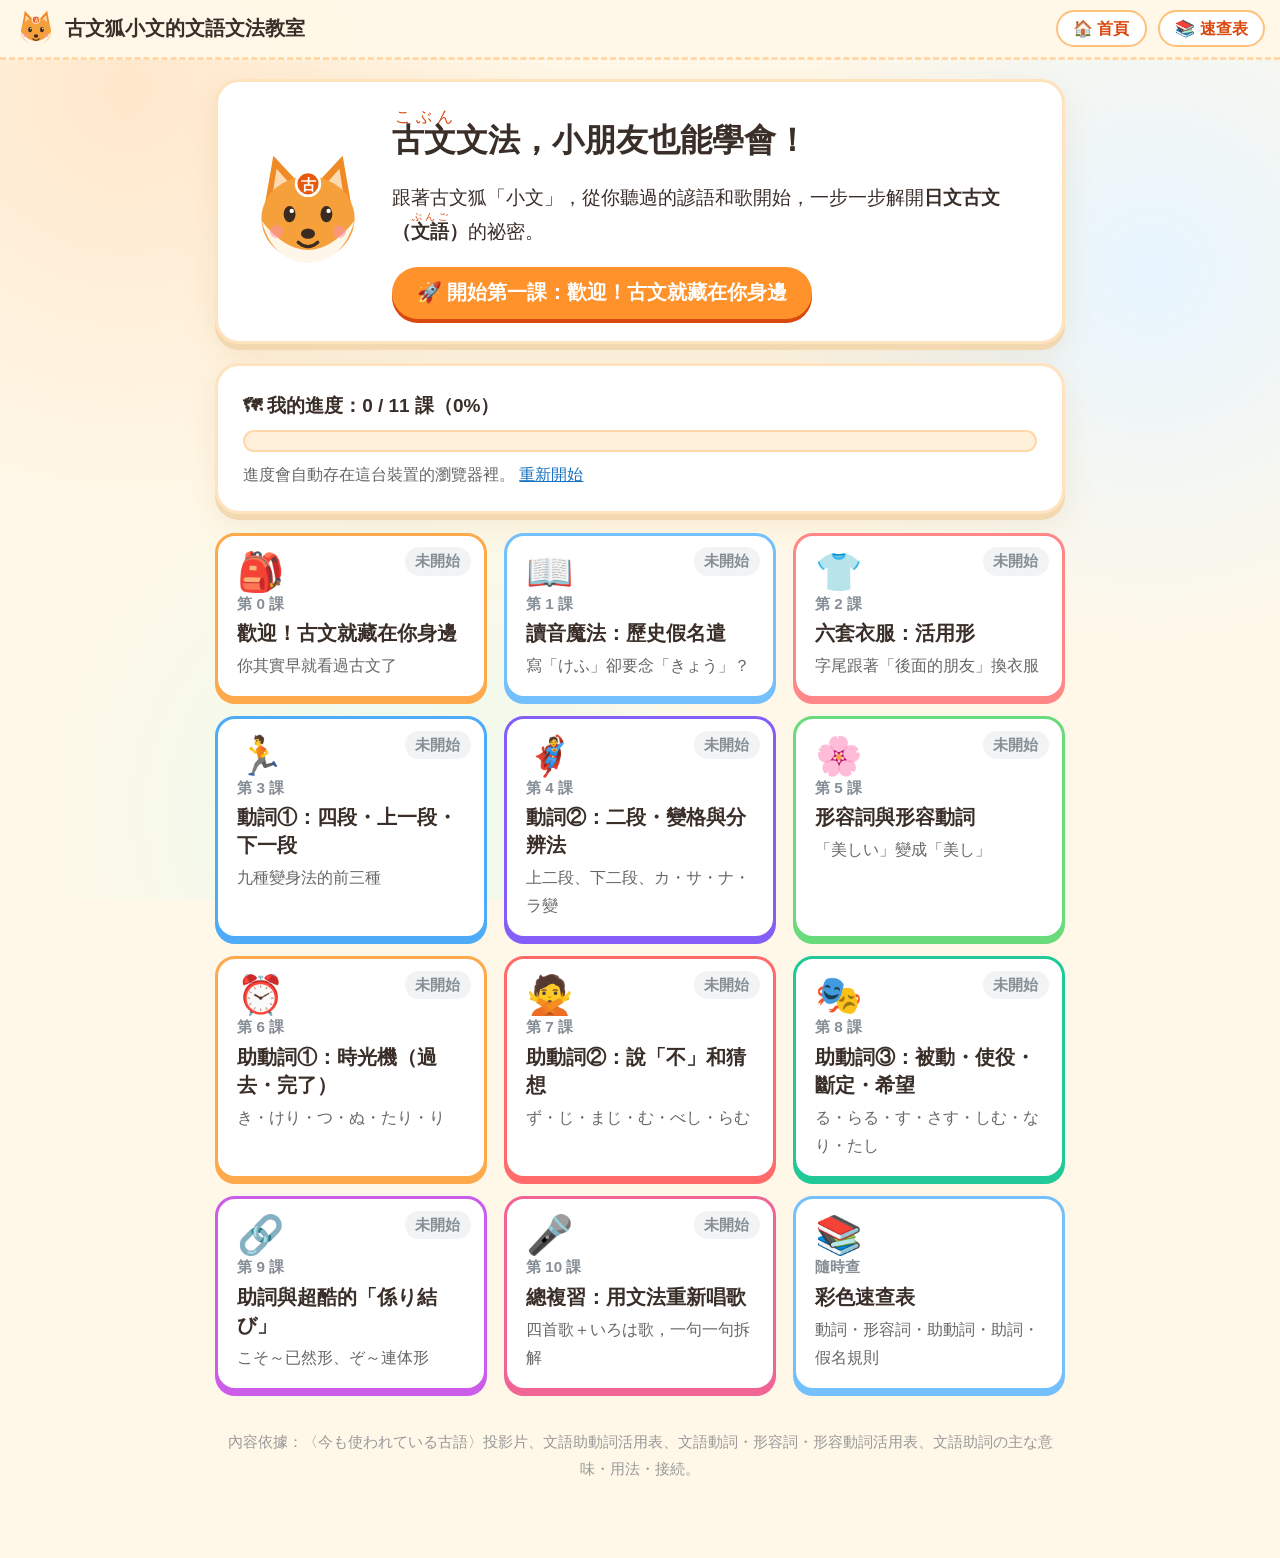
<file: kobun-course/index.html>
<!DOCTYPE html>
<html lang="zh-Hant-TW">
<head>
<meta charset="UTF-8">
<meta name="viewport" content="width=device-width, initial-scale=1">
<title>古文狐小文的文語文法教室｜日文古文文法入門</title>
<style>
:root{
  --bg:#fff8e8; --ink:#3a2e28; --card:#ffffff; --line:#f0e0c8;
  --orange:#f59f3a; --red:#ff6b6b; --blue:#4dabf7; --green:#40c057; --purple:#9775fa; --pink:#f06595; --teal:#20c997; --yellow:#ffd43b;
  --mz:#ff6b6b; --ry:#ff922b; --sh:#40c057; --rt:#339af0; --iz:#845ef7; --mr:#f06595;
}
*{box-sizing:border-box}
html{font-size:19px}
@media (max-width:600px){html{font-size:17px}}
body{margin:0;background:var(--bg);color:var(--ink);
  font-family:"Noto Sans CJK TC","PingFang TC","Microsoft JhengHei","Heiti TC",sans-serif;line-height:1.75;
  background-image:radial-gradient(circle at 10% 10%,#ffe8cc 0,transparent 30%),radial-gradient(circle at 90% 30%,#e7f5ff 0,transparent 30%),radial-gradient(circle at 30% 90%,#ebfbee 0,transparent 30%);background-attachment:fixed}
[lang=ja],.jp{font-family:"Noto Sans CJK JP","Hiragino Sans","Hiragino Kaku Gothic ProN","Yu Gothic","Meiryo",sans-serif}
ruby rt{font-size:.5em;color:#d9480f;font-weight:500;letter-spacing:0}
a{color:#1971c2}
header{position:sticky;top:0;z-index:20;background:rgba(255,248,232,.95);backdrop-filter:blur(6px);border-bottom:3px dashed #ffd8a8;display:flex;align-items:center;gap:.6rem;padding:.4rem .8rem}
header .logo{display:flex;align-items:center;gap:.4rem;font-weight:900;font-size:1.05rem;cursor:pointer;flex:1;min-width:0}
header .logo span{white-space:nowrap;overflow:hidden;text-overflow:ellipsis}
header svg{width:42px;height:42px;flex:none}
.navbtn{border:none;background:#fff;border:2px solid #ffc078;border-radius:999px;padding:.3rem .8rem;font-size:.85rem;font-weight:700;cursor:pointer;color:#d9480f;font-family:inherit;white-space:nowrap}
.navbtn:hover{background:#fff4e6}
main{max-width:880px;margin:0 auto;padding:1rem .8rem 4rem}
h1{font-size:1.7rem;margin:.2rem 0 .6rem;line-height:1.35}
h2{font-size:1.45rem;margin:.2rem 0 .7rem;line-height:1.4;color:#c2410c}
h3{font-size:1.15rem;margin:1rem 0 .4rem;color:#5f3dc4}
.card{background:var(--card);border-radius:24px;padding:1.2rem 1.3rem;box-shadow:0 6px 0 #f3d9b1,0 10px 30px rgba(180,120,40,.12);border:3px solid #ffe3bf;margin-bottom:1rem}
.hero{display:flex;gap:1rem;align-items:center;flex-wrap:wrap}
.hero svg{width:130px;height:130px;flex:none;animation:bob 3s ease-in-out infinite}
@keyframes bob{0%,100%{transform:translateY(0)}50%{transform:translateY(-8px)}}
.hero .txt{flex:1;min-width:240px}
.progress{height:22px;background:#fff0db;border-radius:999px;overflow:hidden;border:2px solid #ffd8a8}
.progress>div{height:100%;background:linear-gradient(90deg,#ffa94d,#ff6b6b,#f06595);border-radius:999px;transition:width .6s}
.grid{display:grid;grid-template-columns:repeat(auto-fill,minmax(250px,1fr));gap:.9rem}
.lcard{background:#fff;border-radius:20px;padding:.9rem 1rem;border:3px solid var(--c,#ffd8a8);cursor:pointer;position:relative;transition:transform .15s, box-shadow .15s;box-shadow:0 5px 0 var(--c,#ffd8a8)}
.lcard:hover{transform:translateY(-3px)}
.lcard .em{font-size:2rem;line-height:1}
.lcard .no{font-size:.8rem;font-weight:800;color:#868e96}
.lcard .t{font-weight:900;font-size:1.05rem;line-height:1.4;margin:.15rem 0}
.lcard .s{font-size:.85rem;color:#666}
.badge{position:absolute;top:.6rem;right:.7rem;font-size:.8rem;font-weight:800;border-radius:999px;padding:.05rem .55rem;background:#f1f3f5;color:#868e96}
.badge.done{background:#d3f9d8;color:#2b8a3e}
.badge.part{background:#fff3bf;color:#e67700}
/* lesson */
.lessonbar{display:flex;align-items:center;gap:.5rem;flex-wrap:wrap;margin-bottom:.6rem}
.lessonbar .lt{font-weight:900;font-size:1.05rem;flex:1}
.dots{display:flex;gap:6px;flex-wrap:wrap;margin:.2rem 0 .8rem}
.dots i{width:14px;height:14px;border-radius:50%;background:#ffe8cc;display:block;cursor:pointer;border:2px solid #ffc078}
.dots i.on{background:#ff922b;transform:scale(1.25)}
.dots i.seen{background:#ffc078}
.dots i.q{border-radius:4px;background:#d0bfff;border-color:#9775fa}
.screen{animation:pop .35s ease}
@keyframes pop{from{opacity:0;transform:translateY(12px) scale(.98)}to{opacity:1;transform:none}}
.pager{display:flex;justify-content:space-between;gap:.6rem;margin-top:1rem}
.btn{font-family:inherit;font-size:1.05rem;font-weight:800;border:none;border-radius:999px;padding:.65rem 1.3rem;cursor:pointer;background:#ff922b;color:#fff;box-shadow:0 4px 0 #d9480f;transition:transform .1s}
.btn:active{transform:translateY(3px);box-shadow:0 1px 0 #d9480f}
.btn.gray{background:#e9ecef;color:#495057;box-shadow:0 4px 0 #adb5bd}
.btn.purple{background:#845ef7;box-shadow:0 4px 0 #5f3dc4}
.btn.green{background:#40c057;box-shadow:0 4px 0 #2b8a3e}
.btn:disabled{opacity:.35;cursor:default}
/* teaching blocks */
.say{display:flex;gap:.7rem;align-items:flex-start;margin:.4rem 0 .9rem}
.say svg{width:62px;height:62px;flex:none}
.bubble{background:#fff4e6;border:2px solid #ffc078;border-radius:18px;padding:.6rem .9rem;position:relative;flex:1}
.bubble:before{content:"";position:absolute;left:-11px;top:18px;border:9px solid transparent;border-right-color:#ffc078;border-left:0}
.ex{background:#f8f9ff;border-left:7px solid #748ffc;border-radius:14px;padding:.6rem .9rem;margin:.6rem 0}
.ex .jp{font-size:1.45rem;line-height:2.2;font-weight:700}
.ex .zh{color:#495057}
.ex .zh:before{content:"🇹🇼 "}
.ex .note{font-size:.9rem;color:#7048e8;margin-top:.2rem}
.bigidea{font-size:1.25rem;font-weight:900;background:linear-gradient(120deg,#fff3bf,#ffe8cc);border-radius:16px;padding:.7rem 1rem;margin:.6rem 0;text-align:center;line-height:1.6}
.tip{background:#e6fcf5;border:2px dashed #20c997;border-radius:14px;padding:.55rem .85rem;margin:.6rem 0}
.warn{background:#fff5f5;border:2px dashed #ff8787;border-radius:14px;padding:.55rem .85rem;margin:.6rem 0}
.tw{overflow-x:auto;-webkit-overflow-scrolling:touch;margin:.5rem 0}
table{border-collapse:separate;border-spacing:0;width:100%;font-size:.95rem;background:#fff;border-radius:14px;overflow:hidden;border:2px solid #e9ecef}
th,td{padding:.4rem .5rem;border-bottom:1px solid #f1f3f5;text-align:center;vertical-align:middle}
th{background:#f8f9fa;font-weight:800;white-space:nowrap}
td.l,th.l{text-align:left;min-width:11em}
td.f1,td.f2,td.f3,td.f4,td.f5,td.f6{white-space:nowrap}
table.wide{min-width:1000px}
td.kid{min-width:9em;text-align:left}
tr:last-child td{border-bottom:none}
td .jp,td[lang=ja]{font-size:1.08rem}
.f1{--fc:var(--mz)} .f2{--fc:var(--ry)} .f3{--fc:var(--sh)} .f4{--fc:var(--rt)} .f5{--fc:var(--iz)} .f6{--fc:var(--mr)}
th.f1,th.f2,th.f3,th.f4,th.f5,th.f6{background:var(--fc);color:#fff}
td.f1,td.f2,td.f3,td.f4,td.f5,td.f6{background:color-mix(in srgb,var(--fc) 10%,white);color:color-mix(in srgb,var(--fc) 70%,black);font-weight:700}
.fz{display:inline-block;border-radius:8px;padding:0 .4rem;color:#fff;background:var(--fc);font-weight:800;font-size:.9em;margin:0 .1rem}
.vs{display:grid;grid-template-columns:1fr auto 1fr;gap:.4rem .6rem;align-items:center;margin:.6rem 0}
.vs .h{font-weight:900;text-align:center;border-radius:12px;padding:.2rem;color:#fff}
.vs .h.m{background:#4dabf7}.vs .h.k{background:#f76707}
.vs .c{background:#f8f9fa;border-radius:12px;padding:.35rem .6rem;font-size:1.15rem;text-align:center}
.vs .c.k{background:#fff4e6;font-weight:700}
.vs .ar{font-size:1.2rem;color:#adb5bd}
.vs .z{grid-column:1/-1;font-size:.88rem;color:#666;text-align:center;margin:-.2rem 0 .3rem}
.chips{display:flex;flex-wrap:wrap;gap:.35rem;margin:.4rem 0 .2rem;align-items:flex-start}
.chip{display:flex;flex-direction:column;align-items:center;border-radius:12px;padding:.15rem .45rem .2rem;border:2px solid var(--cc);background:color-mix(in srgb,var(--cc) 10%,white);min-width:2.4rem}
.chip b{font-size:1.3rem;font-family:"Noto Sans CJK JP",sans-serif;line-height:2}
.chip small{font-size:.68rem;color:color-mix(in srgb,var(--cc) 75%,black);font-weight:700;line-height:1.3;text-align:center;max-width:9rem}
.c-n{--cc:#adb5bd}.c-v{--cc:#339af0}.c-j{--cc:#40c057}.c-k{--cc:#12b886}.c-a{--cc:#f03e3e}.c-p{--cc:#9c36b5}
.legend{display:flex;flex-wrap:wrap;gap:.4rem;font-size:.8rem;margin:.3rem 0}
.legend span{border-radius:999px;padding:0 .5rem;border:2px solid var(--cc);background:color-mix(in srgb,var(--cc) 12%,white)}
.list{padding-left:1.2rem;margin:.3rem 0}
.list li{margin:.2rem 0}
.formcards{display:grid;grid-template-columns:repeat(auto-fill,minmax(240px,1fr));gap:.6rem;margin:.6rem 0}
.formcard{border-radius:16px;padding:.6rem .8rem;border:3px solid var(--fc);background:color-mix(in srgb,var(--fc) 8%,white)}
.formcard .n{font-weight:900;color:var(--fc);font-size:1.1rem}
.formcard .w{font-size:1.3rem;font-weight:700}
.song{background:linear-gradient(135deg,#e7f5ff,#f3f0ff);border-radius:16px;padding:.5rem .9rem;margin:.5rem 0;border:2px solid #bac8ff}
.line{border-bottom:2px dotted #dee2e6;padding:.5rem 0 .6rem}
.line:last-child{border-bottom:none}
.line .jp{font-size:1.3rem;font-weight:800;line-height:2.1}
.line .zh{color:#495057;font-size:.95rem}
.line .g{font-size:.88rem;color:#5f3dc4}
.yt{display:inline-flex;align-items:center;gap:.3rem;background:#ff0000;color:#fff !important;text-decoration:none;font-weight:800;border-radius:999px;padding:.2rem .8rem;font-size:.9rem;margin:.2rem 0}
.flow{display:flex;flex-direction:column;gap:.5rem;margin:.5rem 0}
.flow .step{border-radius:14px;padding:.5rem .8rem;background:#f3f0ff;border-left:7px solid #845ef7}
.machine{background:#fff9db;border:3px solid #fcc419;border-radius:18px;padding:.8rem}
.machine select{font-family:inherit;font-size:1rem;padding:.3rem .5rem;border-radius:10px;border:2px solid #fcc419}
.machine .fbtns{display:flex;flex-wrap:wrap;gap:.35rem;margin:.6rem 0}
.machine .fbtns button{font-family:inherit;font-weight:800;border:none;border-radius:999px;padding:.35rem .8rem;color:#fff;background:var(--fc);cursor:pointer;font-size:.95rem;opacity:.75}
.machine .fbtns button.on{opacity:1;outline:3px solid #212529}
.machine .out{background:#fff;border-radius:14px;padding:.6rem;text-align:center;min-height:4.5rem}
.machine .out .w{font-size:2rem;font-weight:900}
.machine .out .w em{font-style:normal;color:#adb5bd}
.switch{display:flex;gap:.5rem;flex-wrap:wrap;margin:.5rem 0}
.switch button{font-family:inherit;font-size:1rem;font-weight:800;border:2px solid #9775fa;background:#fff;color:#5f3dc4;border-radius:999px;padding:.3rem .9rem;cursor:pointer}
.switch button.on{background:#9775fa;color:#fff}
.kout{font-size:1.6rem;font-weight:900;text-align:center;background:#f8f0fc;border-radius:16px;padding:.6rem;line-height:2.2}
.kout .hl{background:#ffe066;border-radius:8px;padding:0 .2rem}
/* quiz */
.qhead{display:flex;justify-content:space-between;align-items:center;font-weight:800;color:#7048e8;margin-bottom:.4rem}
.qtext{font-size:1.25rem;font-weight:800;margin:.3rem 0 .8rem;line-height:1.9}
.opts{display:grid;gap:.55rem}
.opt{font-family:inherit;text-align:left;font-size:1.1rem;font-weight:700;border:3px solid #dee2e6;background:#fff;border-radius:16px;padding:.6rem .9rem;cursor:pointer;transition:transform .1s;color:var(--ink);line-height:1.8}
.opt:hover:not(:disabled){border-color:#9775fa;transform:translateX(3px)}
.opt.correct{border-color:#40c057;background:#ebfbee}
.opt.correct:after{content:" ✅"}
.opt.wrong{border-color:#fa5252;background:#fff5f5;animation:shake .4s}
.opt.wrong:after{content:" ❌"}
.opt:disabled{cursor:default}
@keyframes shake{0%,100%{transform:translateX(0)}25%{transform:translateX(-6px)}75%{transform:translateX(6px)}}
.fb{margin-top:.8rem;border-radius:16px;padding:.7rem .9rem;font-size:1rem}
.fb.ok{background:#ebfbee;border:2px solid #69db7c}
.fb.ng{background:#fff9db;border:2px solid #ffd43b}
.fb .m{font-weight:900;font-size:1.1rem}
.result{text-align:center}
.stars{font-size:2.8rem;letter-spacing:.3rem}
.confetti{position:fixed;top:-20px;font-size:1.6rem;pointer-events:none;animation:fall 2.2s linear forwards;z-index:99}
@keyframes fall{to{transform:translateY(105vh) rotate(540deg);opacity:.6}}
/* reference */
.tabs{display:flex;flex-wrap:wrap;gap:.4rem;margin-bottom:.8rem}
.tabs button{font-family:inherit;font-weight:800;font-size:.92rem;border:2px solid #74c0fc;background:#fff;color:#1864ab;border-radius:999px;padding:.3rem .8rem;cursor:pointer}
.tabs button.on{background:#339af0;color:#fff}
.grp{display:inline-block;border-radius:8px;padding:0 .45rem;color:#fff;font-weight:800;font-size:.85rem}
.small{font-size:.85rem;color:#666}
.foot{text-align:center;font-size:.8rem;color:#999;margin-top:2rem}
</style>
</head>
<body>
<header>
  <div class="logo" onclick="go('#/')" id="logo"></div>
  <button class="navbtn" onclick="go('#/')">🏠 首頁</button>
  <button class="navbtn" onclick="go('#/ref')">📚 速查表</button>
</header>
<main id="app"></main>
<script>
"use strict";
/* ===== 小幫手函式 ===== */
const R = s => String(s).replace(/\{([^{}|]+)\|([^{}]+)\}/g,'<ruby>$1<rt>$2</rt></ruby>');
const FOX = (id)=>`<svg viewBox="0 0 120 120" aria-label="古文狐小文"><path d="M20 54 L28 8 L56 38 Z" fill="#f08a24"/><path d="M27 46 L31 20 L47 38Z" fill="#ffd9b0"/><path d="M100 54 L92 8 L64 38 Z" fill="#f08a24"/><path d="M93 46 L89 20 L73 38Z" fill="#ffd9b0"/><ellipse cx="60" cy="66" rx="43" ry="39" fill="#f6a03c"/><path d="M17 68 Q60 122 103 68 Q92 106 60 107 Q28 106 17 68Z" fill="#fff6ea"/><ellipse cx="43" cy="62" rx="5.5" ry="7.5" fill="#3b2a20"/><ellipse cx="77" cy="62" rx="5.5" ry="7.5" fill="#3b2a20"/><circle cx="45" cy="59" r="2" fill="#fff"/><circle cx="79" cy="59" r="2" fill="#fff"/><ellipse cx="60" cy="80" rx="6.5" ry="4.8" fill="#3b2a20"/><path d="M51 88 Q60 96 69 88" stroke="#3b2a20" stroke-width="3" fill="none" stroke-linecap="round"/><circle cx="31" cy="78" r="6" fill="#ff8fab" opacity=".55"/><circle cx="89" cy="78" r="6" fill="#ff8fab" opacity=".55"/><circle cx="60" cy="34" r="11" fill="#e8590c" stroke="#fff" stroke-width="2.5"/><text x="60" y="39.5" font-size="14" text-anchor="middle" fill="#fff" font-weight="900" font-family="Noto Sans CJK JP,sans-serif">古</text></svg>`;
const say = t => `<div class="say">${FOX()}<div class="bubble">${t}</div></div>`;
const ex = (jp, zh, note) => `<div class="ex"><div class="jp" lang="ja">${jp}</div><div class="zh">${zh}</div>${note?`<div class="note">👉 ${note}</div>`:''}</div>`;
const big = t => `<div class="bigidea">${t}</div>`;
const tip = t => `<div class="tip">💡 ${t}</div>`;
const warn = t => `<div class="warn">⚠️ ${t}</div>`;
const T = (h, rows, cls) => `<div class="tw"><table class="${cls||''}"><thead><tr>${h.map(x=>typeof x==='string'?`<th>${x}</th>`:`<th class="${x.c}">${x.t}</th>`).join('')}</tr></thead><tbody>${rows.map(r=>`<tr>${r.map(x=>typeof x==='string'?`<td>${x}</td>`:`<td class="${x.c||''}" ${x.ja?'lang="ja"':''}>${x.t}</td>`).join('')}</tr>`).join('')}</tbody></table></div>`;
const FORMS = ['未然形','連用形','終止形','連体形','已然形','命令形'];
const FH = () => FORMS.map((f,i)=>({t:f,c:'f'+(i+1)}));
const FC = (arr) => arr.map((x,i)=>({t:x.replace(/・/g,'<br>'),c:'f'+(i+1),ja:1}));
const fz = (i, t) => `<span class="fz f${i}">${t||FORMS[i-1]}</span>`;
/* vs: 現代語 ↔ 古語 */
const vs = rows => `<div class="vs"><div class="h m">現代語</div><div></div><div class="h k">古語</div>${rows.map(r=>`<div class="c" lang="ja">${r[0]}</div><div class="ar">⇄</div><div class="c k" lang="ja">${r[1]}</div>${r[2]?`<div class="z">${r[2]}</div>`:''}`).join('')}</div>`;
/* chips：把一句話拆成小積木。類型 n=名詞等, v=動詞, j=形容詞, k=形容動詞, a=助動詞, p=助詞 */
const B = parts => `<div class="chips" lang="ja">${parts.map(p=>`<div class="chip c-${p[1]}"><b>${p[0]}</b>${p[2]?`<small lang="zh-Hant-TW">${p[2]}</small>`:''}</div>`).join('')}</div>`;
const LEGEND = `<div class="legend"><span class="c-v">動詞</span><span class="c-j">形容詞</span><span class="c-k">形容動詞</span><span class="c-a">助動詞</span><span class="c-p">助詞</span><span class="c-n">名詞・其他</span></div>`;
const line = (jp, zh, parts, g) => `<div class="line"><div class="jp" lang="ja">${jp}</div><div class="zh">🇹🇼 ${zh}</div>${parts?B(parts):''}${g?`<div class="g">🦊 ${g}</div>`:''}</div>`;
const yt = (url, name) => `<a class="yt" href="${url}" target="_blank" rel="noopener">▶ YouTube 聽〈${name}〉</a>`;
const SONGS = {
  nobara:{name:'野ばら',url:'https://www.youtube.com/watch?v=3bLFgapvm7g'},
  furusato:{name:'ふるさと',url:'https://www.youtube.com/watch?v=p1eZ8sIDF1A'},
  umi:{name:'われは海の子',url:'https://www.youtube.com/watch?v=6-oj3fHoYbo'},
  aogeba:{name:'仰げば尊し',url:'https://www.youtube.com/watch?v=ERuAlRzITX0'}
};
/* ===== 依據「文語動詞活用表」 ===== */
const VERBS = [
 {k:'yodan', type:'四段活用', ex:'{思|おも}ふ', stem:'おも', gyo:'ハ行', f:['は','ひ','ふ','ふ','へ','へ'], snd:['a','i','u','u','e','e'],
  full:['{思|おも}は','{思|おも}ひ','{思|おも}ふ','{思|おも}ふ','{思|おも}へ','{思|おも}へ'], modern:'五段活用（思う）', zh:'想'},
 {k:'kami1', type:'上一段活用', ex:'{見|み}る', stem:'（み）', gyo:'マ行', f:['み','み','みる','みる','みれ','みよ'], snd:['i','i','iる','iる','iれ','iよ'],
  full:['{見|み}','{見|み}','{見|み}る','{見|み}る','{見|み}れ','{見|み}よ'], modern:'上一段活用（見る）', zh:'看'},
 {k:'shimo1', type:'下一段活用', ex:'{蹴|け}る', stem:'（け）', gyo:'カ行', f:['け','け','ける','ける','けれ','けよ'], snd:['e','e','eる','eる','eれ','eよ'],
  full:['{蹴|け}','{蹴|け}','{蹴|け}る','{蹴|け}る','{蹴|け}れ','{蹴|け}よ'], modern:'五段活用（蹴る）', zh:'踢'},
 {k:'kami2', type:'上二段活用', ex:'{過|す}ぐ', stem:'す', gyo:'ガ行', f:['ぎ','ぎ','ぐ','ぐる','ぐれ','ぎよ'], snd:['i','i','u','uる','uれ','iよ'],
  full:['{過|す}ぎ','{過|す}ぎ','{過|す}ぐ','{過|す}ぐる','{過|す}ぐれ','{過|す}ぎよ'], modern:'上一段活用（過ぎる）', zh:'經過'},
 {k:'shimo2', type:'下二段活用', ex:'{尋|たづ}ぬ', stem:'たづ', gyo:'ナ行', f:['ね','ね','ぬ','ぬる','ぬれ','ねよ'], snd:['e','e','u','uる','uれ','eよ'],
  full:['{尋|たづ}ね','{尋|たづ}ね','{尋|たづ}ぬ','{尋|たづ}ぬる','{尋|たづ}ぬれ','{尋|たづ}ねよ'], modern:'下一段活用（尋ねる）', zh:'尋找、詢問'},
 {k:'ka', type:'カ行変格活用', ex:'{来|く}', stem:'（く）', gyo:'カ行', f:['こ','き','く','くる','くれ','こ・こよ'], snd:['o','i','u','uる','uれ','o(よ)'],
  full:['{来|こ}','{来|き}','{来|く}','{来|く}る','{来|く}れ','{来|こ}・{来|こ}よ'], modern:'カ行変格活用（来る）', zh:'來'},
 {k:'sa', type:'サ行変格活用', ex:'{為|す}', stem:'（す）', gyo:'サ行', f:['せ','し','す','する','すれ','せよ'], snd:['e','i','u','uる','uれ','eよ'],
  full:['せ','し','す','する','すれ','せよ'], modern:'サ行変格活用（する）', zh:'做'},
 {k:'na', type:'ナ行変格活用', ex:'{死|し}ぬ', stem:'し', gyo:'ナ行', f:['な','に','ぬ','ぬる','ぬれ','ね'], snd:['a','i','u','uる','uれ','e'],
  full:['{死|し}な','{死|し}に','{死|し}ぬ','{死|し}ぬる','{死|し}ぬれ','{死|し}ね'], modern:'五段活用（死ぬ）', zh:'死'},
 {k:'ra', type:'ラ行変格活用', ex:'あり', stem:'あ', gyo:'ラ行', f:['ら','り','り','る','れ','れ'], snd:['a','i','i ❗','u','e','e'],
  full:['あら','あり','あり','ある','あれ','あれ'], modern:'五段活用（ある）', zh:'有、在'}
];
/* 變身機用的「後面的朋友」 */
const FOLLOW = [
 {w:'ず', zh:'不～（否定）'}, {w:'て', zh:'～然後……'}, {w:'。', zh:'～。（句子結束）'},
 {w:'とき', zh:'～的時候（後面接名詞）'}, {w:'ば', zh:'因為～／一～就（已經發生）'}, {w:'！', zh:'給我～！（命令）'}
];
/* ===== 文語形容詞・形容動詞活用表 ===== */
const ADJ = [
 {type:'ク活用', ex:'なし', stem:'な', main:['（く）','く','し','き','けれ','○'], sub:['から','かり','○','かる','○','かれ']},
 {type:'シク活用', ex:'{美|うつく}し', stem:'うつく', main:['（しく）','しく','し','しき','しけれ','○'], sub:['しから','しかり','○','しかる','○','しかれ']}
];
const ADJV = [
 {type:'ナリ活用', ex:'{静|しづ}かなり', stem:'{静|しづ}か', f:['なら','なり・に','なり','なる','なれ','（なれ）']},
 {type:'タリ活用', ex:'{堂々|だうだう}たり', stem:'{堂々|だうだう}', f:['（たら）','たり・と','たり','たる','（たれ）','（たれ）']}
];
/* ===== 文語助動詞活用表（依接續分組） ===== */
const AUXG = [
 {g:'接 未然形', c:'var(--mz)', items:[
  {w:'る', m:'受身・尊敬・可能・自発', kid:'被～／（尊敬）／能～／不由得～', f:['れ','れ','る','るる','るれ','れよ'], t:'下二段型', s:'四段・ナ変・ラ変の未然形'},
  {w:'らる', m:'受身・尊敬・可能・自発', kid:'同上', f:['られ','られ','らる','らるる','らるれ','られよ'], t:'下二段型', s:'上記以外の動詞の未然形'},
  {w:'す', m:'使役・尊敬', kid:'讓（叫）人～／（尊敬）', f:['せ','せ','す','する','すれ','せよ'], t:'下二段型', s:'四段・ナ変・ラ変の未然形'},
  {w:'さす', m:'使役・尊敬', kid:'同上', f:['させ','させ','さす','さする','さすれ','させよ'], t:'下二段型', s:'上記以外の動詞の未然形'},
  {w:'しむ', m:'使役・尊敬', kid:'讓（叫）人～', f:['しめ','しめ','しむ','しむる','しむれ','しめよ'], t:'下二段型', s:'用言の未然形'},
  {w:'ず', m:'打消', kid:'不～', f:['（ず）・ざら','ず・ざり','ず','ぬ・ざる','ね・ざれ','○・ざれ'], t:'特殊型', s:'活用語の未然形'},
  {w:'じ', m:'打消推量・打消意志', kid:'大概不～吧／不打算～', f:['○','○','じ','（じ）','（じ）','○'], t:'特殊型', s:'活用語の未然形'},
  {w:'む（ん）', m:'推量・意志・適当・勧誘・仮定・婉曲', kid:'大概～吧／我要～／～吧', f:['（ま）','○','む','む','め','○'], t:'四段型', s:'活用語の未然形'},
  {w:'むず（んず）', m:'推量・意志・適当・勧誘・仮定・婉曲', kid:'同「む」', f:['○','○','むず','むずる','むずれ','○'], t:'サ変型', s:'活用語の未然形'},
  {w:'まし', m:'反実仮想・ためらいを含んだ意志・希望・推量', kid:'如果～的話就好了（其實不是）', f:['（ましか）・ませ','○','まし','まし','ましか','○'], t:'特殊型', s:'活用語の未然形'},
  {w:'まほし', m:'願望', kid:'想要～', f:['まほしく・まほしから','まほしく・まほしかり','まほし','まほしき・まほしかる','まほしけれ','○'], t:'形容詞型', s:'動詞と助動詞（す・さす・ぬ）の未然形'}
 ]},
 {g:'接 連用形', c:'var(--ry)', items:[
  {w:'き', m:'過去', kid:'（自己經歷的）曾經～', f:['（せ）','○','き','し','しか','○'], t:'特殊型', s:'活用語の連用形（カ変・サ変には未然形にもつく）'},
  {w:'けり', m:'過去・詠嘆', kid:'（聽說）～了／原來～啊', f:['（けら）','○','けり','ける','けれ','○'], t:'ラ変型', s:'活用語の連用形'},
  {w:'つ', m:'完了・強意・並列', kid:'～了／一定～／又～又～', f:['て','て','つ','つる','つれ','てよ'], t:'下二段型', s:'活用語の連用形'},
  {w:'ぬ', m:'完了・強意・並列', kid:'～了／一定～／又～又～', f:['な','に','ぬ','ぬる','ぬれ','ね'], t:'ナ変型', s:'活用語の連用形'},
  {w:'たり', m:'完了・存続', kid:'～了／～著', f:['たら','たり','たり','たる','たれ','（たれ）'], t:'ラ変型', s:'活用語の連用形'},
  {w:'けむ（けん）', m:'過去推量・過去の原因推量・過去の伝聞・婉曲', kid:'（以前）大概～了吧', f:['○','○','けむ','けむ','けめ','○'], t:'四段型', s:'活用語の連用形'},
  {w:'たし', m:'願望', kid:'想要～', f:['たく・たから','たく・たかり','たし','たき・たかる','たけれ','○'], t:'形容詞型', s:'動詞と助動詞（る・らる・す・さす）の連用形'}
 ]},
 {g:'接 終止形（ラ変型には連体形）', c:'var(--sh)', items:[
  {w:'べし', m:'推量・意志・可能・当然・命令・適当', kid:'應該～／一定～／能～', f:['べく・べから','べく・べかり','べし','べき・べかる','べけれ','○'], t:'形容詞型', s:'活用語の終止形'},
  {w:'らむ（らん）', m:'現在推量・現在の原因推量・現在の伝聞・婉曲', kid:'（現在）大概正在～吧', f:['○','○','らむ','らむ','らめ','○'], t:'四段型', s:'活用語の終止形'},
  {w:'らし', m:'推定', kid:'好像～（有根據）', f:['○','○','らし','らし（らしき）','らし','○'], t:'特殊型', s:'活用語の終止形'},
  {w:'めり', m:'推量・婉曲', kid:'看起來好像～', f:['○','（めり）','めり','める','めれ','○'], t:'ラ変型', s:'活用語の終止形'},
  {w:'まじ', m:'打消推量・打消意志・打消当然・禁止・不可能推量', kid:'大概不～／不應該～／不能～', f:['まじく・まじから','まじく・まじかり','まじ','まじき・まじかる','まじけれ','○'], t:'形容詞型', s:'活用語の終止形'},
  {w:'なり', m:'伝聞・推定', kid:'聽說～／聽起來好像～', f:['○','なり','なり','なる','なれ','○'], t:'ラ変型', s:'活用語の終止形'}
 ]},
 {g:'接 體言・連体形 等', c:'var(--rt)', items:[
  {w:'なり', m:'断定・存在', kid:'是～／在～', f:['なら','なり・に','なり','なる','なれ','（なれ）'], t:'形容動詞型', s:'体言と活用語の連体形'},
  {w:'たり', m:'断定', kid:'是～', f:['たら','たり・と','たり','たる','たれ','（たれ）'], t:'形容動詞型', s:'体言'},
  {w:'ごとし', m:'比況・例示', kid:'像～一樣／例如～', f:['ごとく','ごとく','ごとし','ごとき','○','○'], t:'形容詞型', s:'体言・用言の連体形・助詞（が・の）'}
 ]},
 {g:'特別：接 サ變未然形・四段已然形', c:'var(--iz)', items:[
  {w:'り', m:'完了・存続', kid:'～了／～著', f:['ら','り','り','る','れ','（れ）'], t:'ラ変型', s:'サ変の未然形・四段の已然形（＊命令形とする説もある）'}
 ]}
];
const JODAI_AUX = [
  {w:'ゆ', m:'受身・可能・自発', f:['え','え','ゆ','ゆる','○','○'], t:'下二段型', s:'四段・ナ変・ラ変の未然形'},
  {w:'らゆ', m:'受身・可能・自発', f:['らえ','○','○','○','○','○'], t:'下二段型', s:'「寝（ぬ）」（一語だけ）の未然形'},
  {w:'す', m:'尊敬', f:['さ','し','す','す','せ','せ'], t:'四段型', s:'四段・サ変の未然形'},
  {w:'ふ', m:'反復・継続', f:['は','ひ','ふ','ふ','へ','へ'], t:'四段型', s:'四段の未然形'}
];
/* ===== 文語助詞の主な意味・用法・接続 ===== */
const PARTS = [
 {g:'格助詞', c:'#1c7ed6', d:'貼在名詞後面，說明「這個名詞在句子裡當什麼角色」。', items:[
  ['が','主格（～が）・連体修飾格（～の）・同格（～で）・体言の代用（～のもの）','体言・連体形'],
  ['の','主格（～が）・連体修飾格（～の）・同格・体言の代用・比喩（～のように）','体言・連体形'],
  ['を','動作の対象（～を）・経過する場所（～を通って）・動作の起点（～を／～から）','体言・連体形'],
  ['に','時間・場所・帰着点・動作の目的・変化の結果・原因・受身/使役の対象','体言・連体形'],
  ['へ','方向（～へ）','体言'],
  ['と','動作をともにする相手・引用・変化の結果・並列・比較の基準','体言・引用句'],
  ['より','動作の起点（～から）・比較の基準（～より）・経由（～を通って）・手段/方法（～で）・即時（～するとすぐに）','体言・連体形'],
  ['にて','場所・時間（～で）・手段/材料（～で）・原因/理由（～によって）','体言・連体形'],
  ['して','手段・方法（～で）・動作をともにする相手（～と）・使役の相手（～に命じて）','体言・連体形']]},
 {g:'接続助詞', c:'#e8590c', d:'把兩句話接起來：「如果」「因為」「雖然」「然後」……', items:[
  ['ば','【未然形＋ば】順接の仮定条件（もし～ならば）<br>【已然形＋ば】順接の確定条件（原因・理由～ので／偶然～すると／恒時～するといつも）','未然形・已然形'],
  ['とも','逆接の仮定条件（たとえ～としても）','終止形'],
  ['ど・ども','逆接の確定条件（～けれども・～のに）','已然形'],
  ['が・に・を','単純接続（～と・～ところ）・順接（～ので）・逆接（～のに・～けれども）','連体形'],
  ['て','単純接続（～て）・原因/理由（～ので）・逆接（～のに）','連用形'],
  ['して','単純接続（～て・～で）','連用形'],
  ['で','打消接続（～ないで）','未然形'],
  ['つつ','動作の繰り返し・継続（～しては・～し続けて）・二つの動作の同時進行（～ながら）','連用形'],
  ['ながら','二つの動作・状態の並行（～ながら）・逆接の確定条件（～のに）','連用形 等'],
  ['ものの・ものを・ものから','逆接の確定条件（～のに・～けれども）','連体形']]},
 {g:'副助詞', c:'#2b8a3e', d:'給前面的詞「加一點味道」：只、連、甚至、大約……', items:[
  ['だに','程度の軽いものを示して重いものを類推させる（～さえ）・最小限の限定（せめて～だけでも）','種々の語'],
  ['すら','一つのものを示して、それ以外のものを類推させる（～さえ）','種々の語'],
  ['さへ','添加（～までも）','種々の語'],
  ['のみ','限定（～だけ）・強意（特に～）','種々の語'],
  ['ばかり','限定（～だけ）・おおよその程度（～くらい・～ほど）','種々の語'],
  ['まで','動作や物事の限界（～まで）・程度（～ほど）','種々の語'],
  ['など（なんど）','一例をあげて同様のものが他にあることを示す（～など）・引用（～などと）・婉曲','種々の語'],
  ['し','強意・語調を整える（訳さなくてよい）','種々の語']]},
 {g:'係助詞', c:'#862e9c', d:'「魔法開關」：用了它，句尾的形狀可能要跟著變（係り結び）。', items:[
  ['は','ある事柄を取り上げて、他と区別する（～は）','種々の語'],
  ['も','同じおもむきの事柄を並列（～も）・強意（～も）','種々の語'],
  ['ぞ・なむ','強意 → 文末は【連体形】','種々の語'],
  ['こそ','強意 → 文末は【已然形】','種々の語'],
  ['や（やは）・か（かは）','疑問（～か）・反語（～だろうか、いや～ない）→ 文末は【連体形】','種々の語']]},
 {g:'終助詞', c:'#c2255c', d:'放在句子最後面，表現心情：不要～！好想～！真是～啊！', items:[
  ['な','禁止（～するな）','終止形（ラ変型には連体形）'],
  ['な～そ','禁止（どうか～しないでくれ）','連用形（カ変・サ変には未然形）'],
  ['ばや','自己の願望（～したい）','未然形'],
  ['なむ','他に対する願望（～してほしい）','未然形'],
  ['もがな（がな・もが）','願望（～があればなあ・～であればいいなあ）','種々の語'],
  ['てしが（な）・にしが（な）','自己の願望（～したいものだ）','連用形'],
  ['か・かな','詠嘆（～だなあ）','体言・連体形'],
  ['は','詠嘆（～よ・～なあ）','文末'],
  ['よ','呼びかけ（～よ）','文末'],
  ['かし','念を押す（～よ）','文末'],
  ['ぞ','念を押す（～ぞ）','文末']]},
 {g:'間投助詞', c:'#495057', d:'放在句中或句尾，調整語氣。', items:[
  ['や','詠嘆（～よ・～なあ）・呼びかけ','文中・文末'],
  ['を','整調・詠嘆','文中・文末']]},
 {g:'上代の助詞', c:'#868e96', d:'奈良時代（《萬葉集》等）才常見的助詞。', items:[
  ['つ（格助詞）','連体修飾格（～の）','体言'],
  ['ゆ・よ（格助詞）','時間・場所の起点（～から）・経由する場所（～を通って）','体言'],
  ['な（終助詞）','意志（～しよう）・勧誘（～しようよ）・願望','未然形'],
  ['なも・ね（終助詞）','他に対する願望（～してほしい）','未然形'],
  ['も・かも（終助詞）','詠嘆（～なあ・～よ）','文末・体言・連体形']]}
];
/* ===== 課程內容 ===== */
const LESSONS = [];
/* ---------- 第0課 ---------- */
LESSONS.push({id:'L0', emoji:'🎒', color:'#ffa94d', title:'歡迎！古文就藏在你身邊', sub:'你其實早就看過古文了', screens:[
`<h2>👋 你好！我是古文狐「小文」</h2>
${say('我是住在千年古書裡的狐狸 🦊。今天開始，我要帶你學<b>日文的古文文法（文語文法）</b>！')}
${big('古文＝以前的人「寫文章」用的日語')}
<p>大約一千年前（平安時代）的日語，後來變成寫文章的固定格式，叫做<b>「文語」</b>，日本人一直用到大約八十年前。現在說話用的叫<b>「口語（現代語）」</b>。</p>
${tip('就像中文的「文言文」和「白話文」：「吾愛汝」和「我愛你」意思一樣，只是寫法比較老。')}`,

`<h2>😲 你其實早就會一點古文了！</h2>
${say('日本人到現在，寫文章還是常常用到古文喔。看看左右兩邊：')}
${vs([
 ['～しなければならない','～せねばならぬ','一定要～'],
 ['～しないで','～せずに','不～就……'],
 ['～してはいけない','～す（る）べからず','不可以～'],
 ['{遥|はる}かな{国|くに}','{遥|はる}かなる{国|くに}','遙遠的國度'],
 ['～ではないだろう','～ではあるまい','大概不是～吧'],
 ['{懐|なつ}かしい{日々|ひび}','{懐|なつ}かしき{日々|ひび}','令人懷念的日子']])}
${tip('發現了嗎？古文常常是「最後一個字長得不一樣」：<b>な→なる</b>、<b>い→き</b>、<b>ない→ず／ぬ</b>。這就是我們要學的祕密！')}`,

`<h2>📜 諺語（ことわざ）裡的古文</h2>
${say('日本的諺語幾乎都是古文寫的！先讀讀看，後面的課會一個一個拆給你看。')}
${ex('{時|とき}は{金|かね}なり','時間就是金錢。','「なり」＝現代的「だ／である」（是～）')}
${ex('{急|いそ}がば{回|まわ}れ','如果急的話，就繞遠路吧。（欲速則不達）','「急がば」＝「急ぐなら」')}
${ex('{青|あお}は{藍|あい}より{出|い}でて{藍|あい}よりも{青|あお}し','青色從藍草中提煉出來，卻比藍草更青。（青出於藍）','「青し」＝「青い」')}
${ex('{一寸|いっすん}の{光陰|こういん}{軽|かろ}んずべからず','一寸光陰（一點點時間）也不可以輕視。','「べからず」＝不可以')}
${ex('{驕|おご}る{者|もの}{久|ひさ}しからず','驕傲的人（好日子）不會長久。','「久しからず」＝「久しくない」')}
${ex('{好|す}きこそ{物|もの}の{上手|じょうず}なれ','正因為喜歡，才能變成高手。','「こそ～なれ」是有名的「係り結び」')}`,

`<h2>🎵 歌裡也藏著古文</h2>
${say('日本小朋友從小唱的童謠・唱歌，很多都是古文寫的。我們會在最後一課用學到的文法把它們「重新聽懂」！')}
<div class="song"><b>🌹 野ばら</b>（野玫瑰）<br>${yt(SONGS.nobara.url,'野ばら')}</div>
<div class="song"><b>🏞 ふるさと</b>（故鄉）<br>${yt(SONGS.furusato.url,'ふるさと')}</div>
<div class="song"><b>🌊 われは海の子</b>（我是大海的孩子）<br>${yt(SONGS.umi.url,'われは海の子')}</div>
<div class="song"><b>🎓 仰げば尊し</b>（仰望師恩）<br>${yt(SONGS.aogeba.url,'仰げば尊し')}</div>`,

`<h2>🐰 有名的誤會：兔子好吃？</h2>
${ex('{兎|うさぎ}{追|お}いし　かの{山|やま}','曾經追過兔子的那座山。','〈ふるさと〉第一句')}
${say('很多日本小孩以為「追いし」是「おいしい（好吃）」，以為歌詞在說「兔子很好吃的山」😂')}
${B([['{兎|うさぎ}','n','兔子'],['{追|お}い','v','追（追ふ）'],['し','a','過去「き」＝曾經'],['かの','n','那個'],['{山|やま}','n','山']])}
${big('「し」是古文的「過去」小幫手 → 「曾經～的」')}
${tip('學會文法，就不會誤會了！這就是學古文文法的樂趣。')}`,

`<h2>🗺 我們的冒險地圖</h2>
${say('一步一步來，每一課最後都有小測驗，答完就能收集星星 ⭐！')}
<ol class="list">
<li>📖 <b>讀音魔法</b>：古文假名怎麼念（いろは歌）</li>
<li>👕 <b>六套衣服</b>：活用形是什麼</li>
<li>🏃 <b>動詞</b>：九種變身方式（兩課）</li>
<li>🌸 <b>形容詞・形容動詞</b></li>
<li>⏰ <b>助動詞</b>：時光機、說「不」、被動使役（三課）</li>
<li>🔗 <b>助詞與係り結び</b></li>
<li>🎤 <b>總複習</b>：用文法重新唱歌！</li>
</ol>
${tip('隨時可以按上面的「📚 速查表」，查看整理好的彩色文法表。')}`
],
quiz:[
 {q:'「{兎|うさぎ}{追|お}いし　かの{山|やま}」是什麼意思？', o:['兔子很好吃的那座山','曾經追過兔子的那座山','兔子正在追的那座山'], a:1, why:'「追い＋し」：「し」是過去助動詞「き」的連体形，意思是「曾經～的」，不是「おいしい」。'},
 {q:'「{懐|なつ}かしき{日々|ひび}」用現代日語怎麼說？', o:['懐かしい日々','懐かしくない日々','懐かしかった日々'], a:0, why:'古文形容詞「懐かし」接名詞時變成「懐かしき」，等於現代的「懐かしい」。'},
 {q:'「{時|とき}は{金|かね}なり」的「なり」，相當於現代日語的哪一個？', o:['なる（變成）','だ／である（是）','ない（沒有）'], a:1, why:'這個「なり」是表示「斷定」的助動詞，＝「だ／である」。'},
 {q:'「～す（る）べからず」是什麼意思？', o:['應該～','不可以～','想要～'], a:1, why:'「べから＋ず」：「べし（應該）」＋「ず（不）」→ 不可以、不應該。'}
]});

/* ---------- 第1課 ---------- */
LESSONS.push({id:'L1', emoji:'📖', color:'#74c0fc', title:'讀音魔法：歷史假名遣', sub:'寫「けふ」卻要念「きょう」？', screens:[
`<h2>📖 寫法和念法不一樣？</h2>
${say('古文是用<b>「歷史的仮名遣い（舊假名）」</b>寫的。有些字<b>寫的跟念的不一樣</b>！')}
${tip('就像英文 <b>k</b>night 的 k 不發音一樣：寫還是照舊寫，念的時候要「翻譯」成現在的讀音。')}
${vs([['きょう（今日）','けふ','今天'],['におう（匂う）','にほふ','散發光彩、香氣'],['ちょうちょう（蝶々）','てふてふ','蝴蝶']])}
${big('看到舊假名 → 用「讀音魔法」念成現代讀音')}`,

`<h2>🎶 いろは歌：一首用光所有假名的歌</h2>
${say('「いろは歌」把47個假名<b>每個只用一次</b>，以前的小孩用它學寫字，就像我們的注音符號歌！')}
<div class="tw"><table><thead><tr><th>舊假名（原本的寫法）</th><th>加上漢字・濁音</th></tr></thead><tbody>
<tr><td lang="ja">いろはにほへと</td><td lang="ja">{色|いろ}は{匂|にお}えど</td></tr>
<tr><td lang="ja">ちりぬるを</td><td lang="ja">{散|ち}りぬるを</td></tr>
<tr><td lang="ja">わかよたれそ</td><td lang="ja">{我|わ}が{世|よ}{誰|たれ}ぞ</td></tr>
<tr><td lang="ja">つねならむ</td><td lang="ja">{常|つね}ならん</td></tr>
<tr><td lang="ja">うゐのおくやま</td><td lang="ja">{有為|うい}の{奥山|おくやま}</td></tr>
<tr><td lang="ja">けふこえて</td><td lang="ja">{今日|きょう}{越|こ}えて</td></tr>
<tr><td lang="ja">あさきゆめみし</td><td lang="ja">{浅|あさ}き{夢|ゆめ}{見|み}じ</td></tr>
<tr><td lang="ja">ゑひもせす</td><td lang="ja">{酔|え}いもせず</td></tr></tbody></table></div>
<p class="small">🇹🇼 花再香豔終會凋零，這世上誰能永恆不變？今天越過無常的深山，不再做淺薄的夢，也不再沉醉。</p>
${tip('以前常常<b>不寫濁點</b>：「たれそ」＝「誰ぞ」、「みし」＝「見じ」、「せす」＝「せず」。')}`,

`<h2>✨ 魔法①：字中間的「は行」→「わ行」</h2>
${say('最重要的一條！<b>不在字頭</b>的「は・ひ・ふ・へ・ほ」，念成「わ・い・う・え・お」。')}
${T(['寫成','は','ひ','ふ','へ','ほ'],[['念成',{t:'わ',c:'f1'},{t:'い',c:'f2'},{t:'う',c:'f3'},{t:'え',c:'f4'},{t:'お',c:'f5'}]])}
${vs([['におう','にほふ','散發光彩'],['おもう','おもふ（思ふ）','想'],['いわく','いはく（曰く）','說'],['まえ','まへ（前）','前面'],['こおり','こほり（氷）','冰']])}
${warn('字頭不變！「はな（花）」還是念「はな」，「ひと（人）」還是「ひと」。')}`,

`<h2>✨ 魔法②：ゐ・ゑ・を → い・え・お</h2>
${say('「ゐ（wi）」「ゑ（we）」是現在不用的假名，念成「い」「え」。字中間的「を」念成「お」。')}
${vs([['くれない（紅）','くれなゐ','鮮紅色'],['こえ（声）','こゑ','聲音'],['えい（酔ひ）','ゑひ','喝醉'],['おとこ（男）','をとこ','男子']])}
${tip('助詞的「を」（ご飯<b>を</b>食べる）現在也還寫「を」喔，不用改。')}`,

`<h2>✨ 魔法③：ぢ・づ → じ・ず</h2>
${vs([['いず（出づ）','いづ','出來'],['おもいいずる','おもひいづる（思ひ出づる）','想起的'],['はじ（恥）','はぢ','羞恥']])}
${say('〈ふるさと〉的歌詞「思い出ずる」，原本就寫成「思ひ出づる」喔！')}`,

`<h2>✨ 魔法④：兩個母音黏在一起 → 長音</h2>
${say('有點難，慢慢看。「〇う」或「〇ふ」連在一起時，會變成長音：')}
${T(['寫法','念法','例子'],[
 [{t:'ア段＋う（ふ）',ja:1},{t:'オー',c:'f1'},{t:'やうやう → ようよう<br>あふぎ（扇）→ おうぎ',ja:1}],
 [{t:'イ段＋う（ふ）',ja:1},{t:'ユー',c:'f2'},{t:'うつくしう → うつくしゅう<br>きうり → きゅうり',ja:1}],
 [{t:'エ段＋う（ふ）',ja:1},{t:'ヨー',c:'f4'},{t:'けふ → きょう（今日）<br>てふてふ → ちょうちょう',ja:1}]])}
${tip('「けふ」的變法：けふ →（魔法①）けう →（魔法④）きょう。兩個魔法連續用！')}`,

`<h2>✨ 魔法⑤：む → ん、くわ → か</h2>
${vs([['つねならん','つねならむ（常ならむ）','怎能永恆'],['ゆかん','ゆかむ（行かむ）','我要去'],['かし（菓子）','くわし','點心'],['かじ（火事）','くわじ','火災']])}
${big('🎉 五個讀音魔法都學會了！')}
${tip('〈野ばら〉的「手折りて行かん」、〈ふるさと〉的「帰らん」，原本都是「～む」。')}`
],
quiz:[
 {q:'「けふ」要怎麼念？', o:['けふ','けう','きょう'], a:2, why:'けふ → けう（は行→わ行）→ きょう（エ段＋う＝ヨー）。'},
 {q:'「にほふ」要怎麼念？', o:['におう','にほう','にふう'], a:0, why:'字中間的「ほ」→「お」、「ふ」→「う」，所以是「におう」。'},
 {q:'「くれなゐ（紅）」要怎麼念？', o:['くれなうぃ','くれない','くれなえ'], a:1, why:'「ゐ」念成「い」。'},
 {q:'「てふてふ」是什麼？', o:['ちょうちょう（蝴蝶）','てうてう','てふてふ（不用改）'], a:0, why:'ふ→う，「てう」是エ段＋う → ちょう。所以是ちょうちょう（蝴蝶）！'},
 {q:'哪一個字的「は」<b>不</b>用變成「わ」？', o:['いはく（曰く）の「は」','はな（花）の「は」','かは（川）の「は」'], a:1, why:'在字頭的「は」不變。「はな」還是念「はな」。'},
 {q:'「つねならむ」要怎麼念？', o:['つねならむ','つねならん','つねならぬ'], a:1, why:'助動詞「む」念成「ん」：つねならん。'}
]});

/* ---------- 第2課 ---------- */
LESSONS.push({id:'L2', emoji:'👕', color:'#ff8787', title:'六套衣服：活用形', sub:'字尾跟著「後面的朋友」換衣服', screens:[
`<h2>👕 什麼是「活用」？</h2>
${say('你在家穿睡衣、上學穿制服、游泳穿泳衣——<b>人還是你，只有衣服換了</b>。日語的動詞也是這樣！')}
${big('字的「頭」不變（語幹），字的「尾巴」會變（活用語尾）')}
${B([['{書|か}','n','語幹（不變）'],['か／き／く／け','a','活用語尾（會變）']])}
<p>字尾要穿哪一套衣服，是看<b>後面接什麼字</b>來決定的。這樣的變化叫做<b>「活用」</b>，每一套衣服叫做一個<b>「活用形」</b>。</p>`,

`<h2>🌈 古文的六套衣服</h2>
${say('古文剛好有<b>六種活用形</b>。用「{書|か}く」（寫）來看看！每種顏色要記住喔，整個課程都會用同樣的顏色。')}
<div class="formcards">
<div class="formcard f1"><div class="n">① 未然形</div><div class="w" lang="ja">{書|か}か＋ず</div>「還沒發生」：接「ず（不）」「む（要～）」「ば（如果）」</div>
<div class="formcard f2"><div class="n">② 連用形</div><div class="w" lang="ja">{書|か}き＋て</div>「連接用言」：接「て」「たり」「き・けり」等</div>
<div class="formcard f3"><div class="n">③ 終止形</div><div class="w" lang="ja">{書|か}く。</div>「句子結束」：字典裡的樣子</div>
<div class="formcard f4"><div class="n">④ 連体形</div><div class="w" lang="ja">{書|か}く＋とき</div>「連接體言（名詞）」：後面接名詞</div>
<div class="formcard f5"><div class="n">⑤ 已然形</div><div class="w" lang="ja">{書|か}け＋ば／ども</div>「已經發生」：接「ば（因為）」「ど・ども（雖然）」</div>
<div class="formcard f6"><div class="n">⑥ 命令形</div><div class="w" lang="ja">{書|か}け！</div>「命令」：給我寫！</div>
</div>
${tip('口訣：<b>みぜん・れんよう・しゅうし・れんたい・いぜん・めいれい</b>，念三遍！')}`,

`<h2>⚖️ 現代語和古語，哪裡不一樣？</h2>
<div class="tw"><table><thead><tr><th style="background:#4dabf7;color:#fff">現代語（7種）</th><th style="background:#f76707;color:#fff">古語（6種）</th></tr></thead><tbody>
<tr><td>未然形</td><td class="f1">未然形</td></tr>
<tr><td>連用形</td><td class="f2">連用形</td></tr>
<tr><td>終止形</td><td class="f3">終止形</td></tr>
<tr><td>連体形（大多和終止形<b>一樣</b>）</td><td class="f4">連体形（常常和終止形<b>不一樣</b>！）</td></tr>
<tr><td>仮定形</td><td class="f5">已然形</td></tr>
<tr><td>命令形</td><td class="f6">命令形</td></tr>
<tr><td>意志形</td><td>（沒有，用助動詞「む」）</td></tr></tbody></table></div>
${say('最大的兩個不同：<b>連体形</b>常常長得跟終止形不一樣；還有「<b>仮定形</b>」在古文裡是「<b>已然形</b>」。')}
${vs([['{忘|わす}れる（終止）＝{忘|わす}れる（連体）','{忘|わす}る（終止）≠ {忘|わす}るる（連体）','古文：連体形多了「る」']])}`,

`<h2>🔑 超重要：「ば」前面是哪套衣服？</h2>
${say('同樣是「～ば」，穿的衣服不同，意思就完全不一樣！')}
<div class="formcards">
<div class="formcard f1"><div class="n">未然形＋ば ＝「如果～」</div><div class="w" lang="ja">{急|いそ}が＋ば　{回|まわ}れ</div>如果急的話，就繞遠路。（還沒急→假設）</div>
<div class="formcard f5"><div class="n">已然形＋ば ＝「因為～／一～就」</div><div class="w" lang="ja">{仰|あお}げ＋ば　{尊|とうと}し</div>每當仰望，就覺得（師恩）崇高。（已經在仰望）</div>
</div>
${tip('「未然」＝還沒有發生；「已然」＝已經是這樣了。名字就是提示！')}
${warn('現代語的「急げば（如果急）」用的是「仮定形」；古文要用「未然形」說「急がば」。')}`,

`<h2>💙 連体形：後面要接名詞</h2>
${say('記得第0課「懐かしき日々」嗎？「き」就是形容詞穿上了<b>連体形</b>的衣服，因為後面要接名詞「日々」。')}
${ex('{懐|なつ}かしき　{日々|ひび}','令人懷念的日子','懐かし → 懐かしき（連体形）＋名詞')}
${ex('{遥|はる}かなる　{国|くに}','遙遠的國度','遥かなり → 遥かなる（連体形）＋名詞')}
${ex('{別|わか}るる　{後|のち}にも','分別之後也……（〈仰げば尊し〉）','別る → 別るる（連体形）＋名詞「後」')}
${big('看到名詞前面怪怪的「～る」「～き」「～なる」→ 八成是連体形！')}`
],
quiz:[
 {q:'「ず（不）」前面要接哪一種活用形？', o:['未然形','連用形','已然形'], a:0, why:'「ず」接未然形：書か＋ず＝不寫。'},
 {q:'「{急|いそ}がば{回|まわ}れ」的「急が」是哪一種活用形？意思是？', o:['已然形，因為急','未然形，如果急','命令形，快點急'], a:1, why:'未然形＋ば＝假設「如果～的話」。'},
 {q:'「{仰|あお}げば{尊|とうと}し」的「仰げば」是什麼意思？', o:['如果仰望的話','每當仰望／一仰望就','不要仰望'], a:1, why:'「仰げ」是已然形，已然形＋ば＝確定條件「因為～／一～就」。'},
 {q:'後面要接名詞（例如「とき」「日々」）時，用哪一種活用形？', o:['終止形','連体形','連用形'], a:1, why:'連体形＝連接體言（名詞）。'},
 {q:'現代語的「仮定形」，在古文裡對應哪一種？', o:['已然形','意志形','連体形'], a:0, why:'古文沒有仮定形，那個位置是「已然形」。'},
 {q:'「ど・ども（雖然）」前面接哪一種活用形？', o:['未然形','已然形','終止形'], a:1, why:'ど・ども接已然形，例如いろは歌「色は匂へど」。'}
]});
const VT = (keys) => T(['種類','例','語幹',...FH()], VERBS.filter(v=>keys.includes(v.k)).map(v=>[{t:v.type},{t:v.ex,ja:1},{t:v.stem,ja:1},...FC(v.f)]));
/* ---------- 第3課 ---------- */
LESSONS.push({id:'L3', emoji:'🏃', color:'#4dabf7', title:'動詞①：四段・上一段・下一段', sub:'九種變身法的前三種', screens:[
`<h2>🏃 古文動詞有 9 種變身方式</h2>
${say('現代語的動詞只有 4 種活用，古文卻有 <b>9 種</b>！別怕，其中很多種只有幾個字而已。')}
<div class="tw"><table><thead><tr><th style="background:#4dabf7;color:#fff">現代語（4種）</th><th style="background:#f76707;color:#fff">古語（9種）</th></tr></thead><tbody>
<tr><td>五段活用</td><td>四段活用</td></tr>
<tr><td rowspan="2">上一段／下一段活用（みる）</td><td>上一段／下一段活用（みる）</td></tr>
<tr><td>上二段／下二段活用（すぐ）</td></tr>
<tr><td>カ行変格活用（くる）</td><td>カ行変格活用（く）</td></tr>
<tr><td>サ行変格活用（する）</td><td>サ行変格活用（す）</td></tr>
<tr><td>—</td><td>ナ行変格活用（しぬ）</td></tr>
<tr><td>—</td><td>ラ行変格活用（あり）</td></tr></tbody></table></div>
${tip('「〇段」的意思：字尾會用到五十音表裡的「幾個段（a・i・u・e・o 哪幾排）」。')}`,

`<h2>4️⃣ 四段活用：最多、最常見</h2>
${say('字尾在 <b>a・i・u・e</b> 四個段之間變來變去，所以叫「四段」。')}
${VT(['yodan'])}
${T(['','未然','連用','終止','連体','已然','命令'],[['母音',...FC(['a','i','u','u','e','e'])]])}
${vs([['{思|おも}わない・{思|おも}おう','{思|おも}はず・{思|おも}はむ','現代是「五段」，多了 o 段（思おう）']])}
${ex('{飽|あ}かず{眺|なが}む','看不膩地凝望著。（〈野ばら〉）','飽く → 飽か（未然形）＋ず')}
${ex('{驕|おご}る{者|もの}{久|ひさ}しからず','驕傲的人不會長久。','驕る（連体形）＋名詞「者」')}`,

`<h2>🔼 上一段活用：全部都是 i 段</h2>
${say('字尾一直停在 <b>i 段</b>（上面那一段），再加「る・れ・よ」。')}
${VT(['kami1'])}
${big('上一段的字很少，用口訣背：<br><span lang="ja">ひ・い・き・に・み・ゐ・る</span>')}
${T(['口訣','ひ','い','き','に','み','ゐ'],[['動詞',{t:'{干|ひ}る',ja:1},{t:'{射|い}る・{鋳|い}る',ja:1},{t:'{着|き}る',ja:1},{t:'{似|に}る・{煮|に}る',ja:1},{t:'{見|み}る',ja:1},{t:'{居|ゐ}る・{率|ゐ}る',ja:1}]])}
${ex('{童|わらべ}は{見|み}たり','少年看見了。（〈野ばら〉）','見る → 見（連用形）＋たり')}
${ex('{浅|あさ}き{夢|ゆめ}{見|み}じ','不再做淺薄的夢。（いろは歌）','見る → 見（未然形）＋じ（不打算）')}`,

`<h2>🔽 下一段活用：只有一個字！</h2>
${say('下一段活用的動詞，古文裡<b>只有「{蹴|け}る」（踢）一個</b>！超好記。')}
${VT(['shimo1'])}
${tip('現代的「蹴る」變成五段活用（蹴らない）了，古文是「蹴ず」。')}
${big('四段：最多　上一段：ひいきにみゐる　下一段：蹴る')}`
],
quiz:[
 {q:'「{飽|あ}かず」的「飽く」是哪一種活用？', o:['四段活用','上一段活用','下二段活用'], a:0, why:'接「ず」時變成「飽か」（a 段），所以是四段活用。'},
 {q:'古文的下一段活用動詞只有哪一個？', o:['見る','蹴る','寝る'], a:1, why:'下一段只有「蹴る」一個字。'},
 {q:'「{思|おも}ふ」的已然形是？', o:['思は','思ふ','思へ'], a:2, why:'四段：は・ひ・ふ・ふ・へ・へ。已然形是「思へ」。'},
 {q:'下面哪一個是上一段活用？', o:['着る','書く','過ぐ'], a:0, why:'ひいきにみゐる的「き」＝着る。'},
 {q:'「{見|み}る」的命令形是？', o:['見れ','見よ','見ろ'], a:1, why:'上一段：み・み・みる・みる・みれ・みよ。古文命令形是「見よ」。'}
]});

/* ---------- 第4課 ---------- */
LESSONS.push({id:'L4', emoji:'🦸', color:'#845ef7', title:'動詞②：二段・變格與分辨法', sub:'上二段、下二段、カ・サ・ナ・ラ變', screens:[
`<h2>🪜 上二段活用：i 段和 u 段兩段</h2>
${say('字尾用到 <b>i 段和 u 段</b>兩個段，所以叫「上二段」。')}
${VT(['kami2'])}
${vs([['{過|す}ぎる（上一段）','{過|す}ぐ（上二段）','現代「過ぎる」→ 古文「過ぐ」'],['{過|す}ぎる{時|とき}','{過|す}ぐる{時|とき}','連体形加「る」']])}`,

`<h2>🪜 下二段活用：e 段和 u 段兩段</h2>
${say('字尾用到 <b>e 段和 u 段</b>。很多現代的「～える／～れる」動詞，古文都是下二段！')}
${VT(['shimo2'])}
${vs([['{尋|たず}ねる','{尋|たづ}ぬ',''],['{忘|わす}れる','{忘|わす}る',''],['{別|わか}れる','{別|わか}る',''],['{出|で}る','{出|い}づ','']])}
${ex('{別|わか}るる{後|のち}にも　やよ{忘|わす}るな','分別以後，千萬別忘記喔。（〈仰げば尊し〉）','別る→別るる（連体形）、忘る（終止形）＋な')}
${ex('{飽|あ}かず{眺|なが}む','看不膩地凝望。（〈野ばら〉）','眺む（下二段・終止形）＝現代「眺める」')}`,

`<h2>🚪 カ行變格活用：「{来|く}」</h2>
${say('「變格」＝不照規則走的「怪咖」。カ變只有<b>「{来|く}」（來）</b>一個字（包含「出で来」等合成字）。')}
${VT(['ka'])}
${ex('{千里|せんり}{寄|よ}せくる　{海|うみ}の{気|き}を','從千里外湧來的海洋氣息（〈われは海の子〉）','くる＝「来」的連体形，後面接名詞「海の気」')}
${tip('古文的終止形是「く」，不是「くる」喔！')}`,

`<h2>🛠 サ行變格活用：「す」</h2>
${say('サ變是<b>「す」（做）</b>和<b>「おはす」</b>（在、來的尊敬語），還有很多「名詞＋す」的合成字。')}
${VT(['sa'])}
${ex('～せねばならぬ','一定要做～','せ（未然形）＋ね＋ば＋ならぬ')}
${ex('～せずに','不做～就……','せ（未然形）＋ず＋に')}
${ex('{一寸|いっすん}の{光陰|こういん}{軽|かろ}んずべからず','一寸光陰也不可輕視','軽んず＝「軽ん＋す」變濁音的サ變動詞（終止形）')}`,

`<h2>💀 ナ變與 🏠 ラ變</h2>
${say('ナ變只有<b>「{死|し}ぬ」「{往|い}ぬ（去ぬ）」</b>兩個。ラ變是<b>「あり・をり・はべり・いまそかり」</b>四個。')}
${VT(['na','ra'])}
${warn('ラ變的<b>終止形是「あり」（i 段）</b>！其他動詞的終止形都是 u 段，只有ラ變是怪咖。')}
${ex('～ではあるまい','大概不是～吧','ある＝「あり」的連体形')}`,

`<h2>🔍 偵探時間：怎麼分辨 9 種？</h2>
<div class="flow">
<div class="step"><b>步驟1：先背「少數派」</b><br>カ變：来｜サ變：す・おはす｜ナ變：死ぬ・往ぬ｜ラ變：あり・をり・はべり・いまそかり｜上一段：ひいきにみゐる｜下一段：蹴る</div>
<div class="step"><b>步驟2：其他的，後面加「ず」</b>，看「ず」前面的音：</div>
</div>
${T(['加「ず」','前面是','種類'],[
 [{t:'{書|か}か＋ず',ja:1},{t:'a 段',c:'f1'},'四段活用'],
 [{t:'{過|す}ぎ＋ず',ja:1},{t:'i 段',c:'f2'},'上二段活用'],
 [{t:'{尋|たづ}ね＋ず',ja:1},{t:'e 段',c:'f4'},'下二段活用']])}
${say('因為「ず」要接<b>未然形</b>，未然形的音就會露出秘密！')}
${ex('{出|い}づ → {出|い}でず','e 段 → 下二段活用','「青は藍より出でて」的「出で」是連用形')}`,

`<h2>🎰 動詞變身機</h2>
${say('選一個動詞，再按一套衣服，看看它怎麼變身！')}
<div id="verb-machine"></div>`
],
quiz:[
 {q:'「{過|す}ぎず」→「過ぐ」是哪一種活用？', o:['四段活用','上二段活用','下二段活用'], a:1, why:'「ず」前面是「ぎ」（i 段），而且不是上一段的成員 → 上二段。'},
 {q:'「{別|わか}るる」的終止形是？', o:['別る','別るる','別れる'], a:0, why:'下二段：れ・れ・る・るる・るれ・れよ。終止形是「別る」。'},
 {q:'ラ變「あり」的終止形是？', o:['ある','あり','あれ'], a:1, why:'ラ變的終止形是 i 段的「あり」，很特別！'},
 {q:'カ變「{来|く}」的連体形是？', o:['く','くる','こ'], a:1, why:'こ・き・く・くる・くれ・こ（こよ），連体形是「くる」。'},
 {q:'「{死|し}ぬ」是哪一種活用？', o:['四段活用','ナ行變格活用','下二段活用'], a:1, why:'死ぬ・往ぬ是ナ變的兩個成員。'},
 {q:'「{出|い}づ」加「ず」是「出でず」，所以是？', o:['上二段活用','下二段活用','四段活用'], a:1, why:'「で」是 e 段 → 下二段活用。'}
]});

/* ---------- 第5課 ---------- */
const AT = () => T(['種類','例','語幹','',...FH()], ADJ.flatMap(a=>[[{t:a.type},{t:a.ex,ja:1},{t:a.stem,ja:1},'本活用',...FC(a.main)],['','','','補助活用<br><span class="small">（カリ活用）</span>',...FC(a.sub)]]));
const AVT = () => T(['種類','例','語幹',...FH()], ADJV.map(a=>[{t:a.type},{t:a.ex,ja:1},{t:a.stem,ja:1},...FC(a.f)]));
LESSONS.push({id:'L5', emoji:'🌸', color:'#69db7c', title:'形容詞與形容動詞', sub:'「美しい」變成「美し」', screens:[
`<h2>🌸 形容詞：「い」變成「し」</h2>
${say('現代的形容詞用「～い」結尾，古文用<b>「～し」</b>結尾！')}
${vs([['よい','よし','好'],['{美|うつく}しい','{美|うつく}し','美'],['{青|あお}い','{青|あを}し','青、藍'],['{尊|とうと}い','{尊|たふと}し','崇高、尊貴']])}
${ex('{青|あお}は{藍|あい}より{出|い}でて{藍|あい}よりも{青|あお}し','青出於藍而勝於藍','「青し」＝「青い」（終止形）')}
${tip('形容詞分兩種：<b>ク活用</b>（よし、なし）和 <b>シク活用</b>（美し）。')}`,

`<h2>📋 ク活用和シク活用</h2>
${AT()}
${say('每種有兩排：上面是「<b>本活用</b>」，下面是「<b>補助活用</b>」（從「く＋あり」變來的，所以長得像ラ變）。')}
${big('後面要接<b>助動詞</b>時，通常用下面的補助活用（から・かり・かる・かれ）')}
${ex('{驕|おご}る{者|もの}{久|ひさ}しからず','驕傲的人不會長久','久し（シク）→ 久しから（補助活用・未然形）＋ず')}`,

`<h2>🔍 ク？シク？怎麼分</h2>
${say('在後面加上「なる（變成）」試試看！')}
${T(['加「なる」','聽起來','種類'],[
 [{t:'なく なる（なし）',ja:1},{t:'～く',c:'f2'},'ク活用'],
 [{t:'{美|うつく}しく なる（美し）',ja:1},{t:'～しく',c:'f5'},'シク活用']])}
${ex('{懐|なつ}かしき{日々|ひび}','令人懷念的日子','懐かしく なる → シク活用；懐かしき是連体形')}
${ex('{浅|あさ}き{夢|ゆめ}','淺薄的夢（いろは歌）','浅く なる → ク活用；浅き是連体形')}
${ex('{恙|つつが}なしや　{友|とも}がき','朋友們平安無恙嗎？（〈ふるさと〉）','恙なし＝ク活用・終止形')}`,

`<h2>🌊 形容動詞：「だ」變成「なり」</h2>
${say('現代的「静かだ／静かな」，古文是<b>「静かなり」（ナリ活用）</b>；還有一種<b>「堂々たり」（タリ活用）</b>。')}
${AVT()}
${vs([['{静|しず}かだ','{静|しづ}かなり',''],['{遥|はる}かな{国|くに}','{遥|はる}かなる{国|くに}','連体形'],['{堂々|どうどう}とした','{堂々|だうだう}たる','現代也還在用「堂々たる態度」']])}`,

`<h2>🔎 在歌裡找形容動詞</h2>
${ex('{清|きよ}らに{咲|さ}ける','清麗地盛開著（〈野ばら〉）','清らなり → 清らに（ナリ活用・連用形）')}
${ex('{我|わ}が{世|よ}{誰|たれ}ぞ{常|つね}ならむ','這世上誰能永恆不變呢（いろは歌）','常なり → 常なら（未然形）＋む')}
${ex('{遥|はる}かなる{国|くに}','遙遠的國度','遥かなり → 遥かなる（連体形）')}
${big('～なら・～なり／に・～なり・～なる・～なれ<br>就是 ナリ活用 的五件衣服！')}`
],
quiz:[
 {q:'現代語「{美|うつく}しい」在古文的終止形是？', o:['美しき','美し','美しかり'], a:1, why:'古文形容詞用「し」結尾：美し。'},
 {q:'「{久|ひさ}しからず」的「久しから」是？', o:['ク活用・連用形','シク活用・補助活用的未然形','形容動詞'], a:1, why:'久しく なる → シク；接「ず」用未然形，補助活用是「しから」。'},
 {q:'「{浅|あさ}き{夢|ゆめ}」的「浅き」是哪一種活用形？', o:['終止形','連体形','已然形'], a:1, why:'後面接名詞「夢」，所以是連体形。'},
 {q:'「{遥|はる}かなる{国|くに}」的「遥かなる」原形是？', o:['遥かなり','遥かたり','遥かし'], a:0, why:'ナリ活用形容動詞「遥かなり」的連体形。'},
 {q:'「なし」加「なる」→「なくなる」，所以「なし」是？', o:['ク活用','シク活用','ナリ活用'], a:0, why:'「～くなる」→ ク活用。'}
]});
const AUXROW = (names) => { const out=[]; names.forEach(n=>{ const [w,gsub]=n.split('@'); AUXG.forEach(g=>g.items.forEach(it=>{ if(it.w===w && (!gsub||g.g.includes(gsub))) out.push([{t:`<b>${it.w}</b>`,ja:1},{t:it.kid},...FC(it.f),{t:it.s,ja:1}]); })); }); return T(['助動詞','意思',...FH(),'接續'], out); };
/* ---------- 第6課 ---------- */
LESSONS.push({id:'L6', emoji:'⏰', color:'#ffa94d', title:'助動詞①：時光機（過去・完了）', sub:'き・けり・つ・ぬ・たり・り', screens:[
`<h2>🧱 助動詞是什麼？</h2>
${say('助動詞是「<b>黏在後面的小積木</b>」，可以替前面的字加上「過去」「不」「想要」等意思。')}
<div class="tw"><table><thead><tr><th style="background:#4dabf7;color:#fff">現代語：種類少</th><th style="background:#f76707;color:#fff">古語：種類多</th></tr></thead><tbody>
<tr><td>過去・完了（～た）</td><td lang="ja">き、けり、ぬ、たり（つ、り）</td></tr>
<tr><td>打消（～ない）</td><td lang="ja">ず</td></tr>
<tr><td>希望（～たい）</td><td lang="ja">たし</td></tr>
<tr><td>義務（～べき）</td><td lang="ja">べし（義務・推量・可能）</td></tr>
<tr><td>意志・推量（～う／よう）</td><td lang="ja">む（ん）、らむ（らん）</td></tr>
<tr><td>使役（～せる／させる）</td><td lang="ja">す／さす、しむ（使役・尊敬）</td></tr>
<tr><td>受身・可能・尊敬・自発（～れる／られる）</td><td lang="ja">る／らる</td></tr></tbody></table></div>
${big('每個助動詞都有規定：前面的字要穿<b>哪一套衣服</b>（＝接續）')}`,

`<h2>⏪ 過去：「き」和「けり」</h2>
${AUXROW(['き','けり'])}
${say('「き」是<b>自己親身經歷</b>的過去；「けり」是<b>聽說的過去</b>，或是「<b>原來～啊！</b>」的感嘆（詠嘆）。')}
${ex('{兎|うさぎ}{追|お}いし　かの{山|やま}','曾經追過兔子的那座山','追ひ（連用形）＋し（「き」的連体形）')}
${ex('{小鮒|こぶな}{釣|つ}りし　かの{川|かわ}','曾經釣過小鯽魚的那條河','釣り（連用形）＋し（「き」的連体形）')}
${tip('「し」「しか」長得一點都不像「き」，所以要背：（せ）・○・き・し・しか・○')}`,

`<h2>✅ 完了：「つ」和「ぬ」</h2>
${AUXROW(['つ','ぬ'])}
${say('表示「<b>～了</b>」（動作完成），也可以表示「<b>一定～</b>」（強意）。')}
${ex('その{色|いろ}{愛|め}でつ','（少年）被那顏色迷住了（〈野ばら〉）','愛で（愛づ・連用形）＋つ（終止形）')}
${ex('{散|ち}りぬるを','（花）雖然已經凋落了（いろは歌）','散り（連用形）＋ぬる（「ぬ」的連体形）')}
${ex('{童|わらべ}となりにけり','就這樣長成了孩子啊（〈われは海の子〉）','なり＋に（「ぬ」連用形）＋けり（詠嘆）')}`,

`<h2>🌱 完了・存續：「たり」和「り」</h2>
${AUXROW(['たり@連用','り'])}
${say('「たり」「り」可以表示「<b>～了</b>」，也常表示「<b>（一直）～著</b>」（存續）。')}
${ex('{童|わらべ}は{見|み}たり','少年看見了（〈野ばら〉）','見（連用形）＋たり')}
${ex('{清|きよ}らに{咲|さ}ける','清麗地盛開著（〈野ばら〉）','咲け（四段・已然形）＋る（「り」的連体形）')}
${tip('「り」很挑剔：只接<b>サ變的未然形</b>和<b>四段的已然形</b>。口訣「<b>さみしい（サ未四已）</b>」！')}`,
`<h2>🧩 組合技：にけり・にし</h2>
${say('助動詞可以像積木一樣疊起來！')}
${B([['なり','v','なる・連用形'],['に','a','完了「ぬ」連用形'],['けり','a','詠嘆「けり」終止形']])}
<p>→「就這樣變成了～啊！」</p>
${B([['{馴|なれ}','v','馴る・連用形'],['に','a','完了「ぬ」連用形'],['し','a','過去「き」連体形'],['{学|まな}びの{窓|まど}','n','名詞']])}
<p>→「早已熟悉了的學窗」（〈仰げば尊し〉）</p>
${big('ぬ → に（連用形），才能再接「けり」「き」')}`
],
quiz:[
 {q:'「{兎|うさぎ}{追|お}いし」的「し」是什麼？', o:['形容詞的「し」','過去助動詞「き」的連体形','サ變「す」的連用形'], a:1, why:'接在連用形「追ひ」後面、又修飾名詞「山」→ 過去「き」的連体形。'},
 {q:'「けり」除了過去，還可以表示？', o:['詠嘆（原來～啊）','否定（不～）','命令（給我～）'], a:0, why:'けり＝過去・詠嘆。「なりにけり」就是感嘆的語氣。'},
 {q:'「{咲|さ}ける」的「る」是哪一個助動詞？', o:['受身「る」','完了・存續「り」的連体形','「ぬ」的連体形'], a:1, why:'「咲け」是四段已然形，後面接的是「り」（サ未四已），連体形是「る」。'},
 {q:'「{散|ち}りぬる」的「ぬる」是？', o:['完了「ぬ」的連体形','否定「ず」的連体形','動詞「寝る」'], a:0, why:'「散り」是連用形，連用形＋ぬ＝完了。「ぬる」是連体形。'},
 {q:'過去助動詞「き」的已然形是？', o:['きれ','しか','けれ'], a:1, why:'き：（せ）・○・き・し・しか・○。'}
]});

/* ---------- 第7課 ---------- */
LESSONS.push({id:'L7', emoji:'🙅', color:'#ff6b6b', title:'助動詞②：說「不」和猜想', sub:'ず・じ・まじ・む・べし・らむ', screens:[
`<h2>🙅 否定：「ず」</h2>
${AUXROW(['ず'])}
${say('「ず」＝「ない（不）」。它有兩排衣服：上面「ず・ぬ・ね」，下面「ざら・ざり・ざる・ざれ」（接其他助動詞時用）。')}
${ex('{飽|あ}かず{眺|なが}む','看不膩地凝望','飽か（未然形）＋ず（連用形）')}
${ex('～せねばならぬ','一定要～（不做不行）','せ＋ね（「ず」已然形）＋ば ／ なら＋ぬ（「ず」連体形）')}
${ex('{酔|え}いもせず','也不沉醉（いろは歌）','せ（サ變未然形）＋ず')}`,

`<h2>🕵️ 名偵探：兩個「ぬ」！</h2>
${say('「ぬ」有兩種：<b>否定「ず」的連体形</b>，和<b>完了「ぬ」</b>。看前面穿哪套衣服就分得出來！')}
<div class="formcards">
<div class="formcard f1"><div class="n">未然形＋ぬ ＝ 不～（否定）</div><div class="w" lang="ja">ならぬ</div>「なら」是未然形 → 不行</div>
<div class="formcard f2"><div class="n">連用形＋ぬ ＝ ～了（完了）</div><div class="w" lang="ja">{散|ち}りぬ</div>「散り」是連用形 → 凋落了</div>
</div>
${tip('四段動詞最好認：a 段＋ぬ是「不」；i 段＋ぬ是「了」。')}`,

`<h2>🤔 「じ」和「まじ」：不打算、大概不</h2>
${AUXROW(['じ','まじ'])}
${ex('{浅|あさ}き{夢|ゆめ}{見|み}じ','不再做淺薄的夢（いろは歌）','見（未然形）＋じ＝不打算（打消意志）')}
${ex('～ではあるまい','大概不是～吧','現代的「まい」，是從古文「まじ」變來的')}`,

`<h2>💭 「む（ん）」：我要～／大概～吧</h2>
${AUXROW(['む（ん）'])}
${say('「む」念「ん」。主語是「我」時多半是<b>意志（我要～）</b>，是別人時多半是<b>推量（大概～吧）</b>。')}
${ex('{手折|たお}りて{行|ゆ}かん','我要把你折下帶走（〈野ばら〉）','行か（未然形）＋ん＝意志')}
${ex('{君|きみ}を{刺|さ}さん','我會刺你喔（〈野ばら〉）','刺さ（未然形）＋ん＝意志')}
${ex('{今|いま}こそ{別|わか}れめ','現在就讓我們分別吧（〈仰げば尊し〉）','別れ（未然形）＋め（「む」的已然形）')}
${warn('「別れめ」不是「別れ目（分別的時刻）」喔！是「む」的已然形「め」。為什麼是已然形？第9課揭曉！')}`,

`<h2>📏 「べし」：應該、一定、能夠</h2>
${AUXROW(['べし'])}
${vs([['～べき（不活用）','べく・べから・べかり・べし・べき・べかる・べけれ','古文的べし變化很多']])}
${ex('{一寸|いっすん}の{光陰|こういん}{軽|かろ}んずべからず','一寸光陰也不可輕視','軽んず（終止形）＋べから（未然形）＋ず＝不可以')}
${tip('「べし」接<b>終止形</b>：所以古文正式寫法是「<b>す</b>べからず」；「するべからず」是後來的寫法。')}`,

`<h2>🔭 「らむ（らん）」：現在大概正在～吧</h2>
${AUXROW(['らむ（らん）'])}
${say('「らむ」是猜「<b>現在看不到的地方正在發生的事</b>」。')}
${ex('{憶良|おくら}らは{今|いま}は{罷|まか}らむ　{子|こ}{泣|な}くらむ','我憶良現在要告退了，孩子現在大概正在哭吧。（《萬葉集》山上憶良）','罷ら＋む＝意志；泣く（終止形）＋らむ＝現在推量')}
${tip('其他猜想家族：けむ（過去大概～）、らし（好像～）、めり（看起來～）、なり（聽說～）、まし（如果～就好了）。都在速查表裡！')}`
],
quiz:[
 {q:'「ならぬ」的「ぬ」是什麼意思？', o:['～了（完了）','不～（否定）','睡覺'], a:1, why:'「なら」是未然形，未然形＋ぬ＝否定「ず」的連体形。'},
 {q:'「{行|ゆ}かん」的「ん」表示？', o:['意志：我要去','過去：去過了','否定：不去'], a:0, why:'「ん」＝「む」，主語是自己 → 意志。'},
 {q:'「{今|いま}こそ{別|わか}れめ」的「め」是？', o:['名詞「目」','「む」的已然形','「ぬ」的命令形'], a:1, why:'む：○・○・む・む・め・○。「め」是已然形。'},
 {q:'「{軽|かろ}んずべからず」的意思是？', o:['應該輕視','不可以輕視','大概會輕視'], a:1, why:'べから（べし未然形）＋ず ＝ 不可以。'},
 {q:'「{見|み}じ」的「じ」表示？', o:['不打算～（打消意志）','曾經～','想要～'], a:0, why:'じ＝打消推量・打消意志。「浅き夢見じ」＝不再做淺夢。'},
 {q:'「べし」前面要接哪一種活用形？', o:['未然形','連用形','終止形'], a:2, why:'べし接終止形（ラ變型接連体形）。'}
]});

/* ---------- 第8課 ---------- */
LESSONS.push({id:'L8', emoji:'🎭', color:'#20c997', title:'助動詞③：被動・使役・斷定・希望', sub:'る・らる・す・さす・しむ・なり・たし', screens:[
`<h2>🎭 「る・らる」：被～、能～、不由得～</h2>
${AUXROW(['る','らる'])}
${say('一個助動詞有四種意思：<b>受身</b>（被）、<b>尊敬</b>、<b>可能</b>（能）、<b>自發</b>（不由得）。')}
${ex('{人|ひと}に{笑|わら}はる','被別人笑','笑は（四段未然形）＋る＝受身')}
${ex('{故郷|ふるさと}の{思|おも}ひ{出|い}でらる','不由得想起故鄉','思ひ出で（下二段未然形）＋らる＝自發')}
${tip('四段・ナ變・ラ變（未然形是 a 段）接「る」，其他接「らる」。和現代的れる／られる很像！')}`,

`<h2>👉 「す・さす・しむ」：叫別人去做</h2>
${AUXROW(['す','さす','しむ'])}
${ex('{子|こ}に{書|か}かす','叫孩子寫','書か（四段未然形）＋す＝使役')}
${ex('{子|こ}に{見|み}さす','讓孩子看','見（上一段未然形）＋さす＝使役')}
${tip('「す・さす」的分法和「る・らる」一樣：a 段接「す」，其他接「さす」。「しむ」什麼都能接。')}`,

`<h2>🟰 斷定「なり」「たり」：是～</h2>
${AUXROW(['なり@體言','たり@體言'])}
${warn('「たり」有兩個：<b>第6課完了的たり（接連用形）</b>和這裡<b>斷定的たり（接體言）</b>，要看前面是什麼來分辨。')}
${ex('{時|とき}は{金|かね}なり','時間就是金錢','金（名詞）＋なり（斷定・終止形）')}
${ex('{苫屋|とまや}こそ　わがなつかしき{住家|すみか}なれ','茅草小屋正是我懷念的家（〈われは海の子〉）','住家（名詞）＋なれ（「なり」的已然形）')}
${tip('另外還有一個<b>傳聞推定的「なり」</b>（聽說～），它接<b>終止形</b>，和接名詞・連体形的斷定「なり」不一樣。')}`,

`<h2>💖 希望「たし」「まほし」：好想～</h2>
${AUXROW(['たし','まほし'])}
${vs([['～たい','～たし',''],['～たかった・～たくない・～たければ','たく・たから・たかり・たし・たき・たけれ','古文的たし變化很多']])}
${ex('{行|ゆ}きたし','好想去','行き（連用形）＋たし')}
${ex('{見|み}まほし','好想看','見（未然形）＋まほし')}`,

`<h2>🪞 「ごとし」：像～一樣</h2>
${AUXROW(['ごとし'])}
${ex('ただ{春|はる}の{夜|よ}の{夢|ゆめ}のごとし','就像春夜的一場夢一樣（《平家物語》）','夢＋の＋ごとし＝像夢一樣')}
${big('助動詞三課結束！🎉<br>表格太多記不住？到「📚 速查表」隨時查。')}`
],
quiz:[
 {q:'「{笑|わら}はる」的「る」表示？', o:['被～（受身）','～了（完了）','存續'], a:0, why:'笑は（四段未然形）＋る → 受身「被笑」。'},
 {q:'「{見|み}る」（上一段）要表示「讓～看」時接哪一個？', o:['す','さす','る'], a:1, why:'四段・ナ變・ラ變以外的動詞接「さす」：見さす。'},
 {q:'「{時|とき}は{金|かね}なり」的「なり」是？', o:['傳聞「なり」','斷定「なり」','動詞「なる」'], a:1, why:'接在名詞「金」後面，表示「是～」→ 斷定。'},
 {q:'「～たし」等於現代語的？', o:['～たい','～た','～たり'], a:0, why:'たし＝希望，現代的「～たい」。'},
 {q:'「{夢|ゆめ}のごとし」的意思是？', o:['像夢一樣','不是夢','想做夢'], a:0, why:'ごとし＝比況「像～一樣」。'}
]});

/* ---------- 第9課 ---------- */
LESSONS.push({id:'L9', emoji:'🔗', color:'#cc5de8', title:'助詞與超酷的「係り結び」', sub:'こそ～已然形、ぞ～連体形', screens:[
`<h2>🔗 助詞：不會變身的黏合劑</h2>
${say('助詞<b>沒有活用</b>（不會換衣服），負責把詞黏在一起、加上語氣。古文助詞有六大類：')}
<ul class="list">
<li><span class="grp" style="background:#1c7ed6">格助詞</span> 名詞的角色：が・の・を・に・へ・と・より・にて・して</li>
<li><span class="grp" style="background:#e8590c">接續助詞</span> 接兩句話：ば・ど・ども・て・つつ・ながら…</li>
<li><span class="grp" style="background:#2b8a3e">副助詞</span> 加味道：だに・すら・さへ・のみ・ばかり…</li>
<li><span class="grp" style="background:#862e9c">係助詞</span> 魔法開關：は・も・ぞ・なむ・や・か・こそ</li>
<li><span class="grp" style="background:#c2255c">終助詞</span> 句尾心情：な・ばや・なむ・かな…</li>
<li><span class="grp" style="background:#495057">間投助詞</span> 調語氣：や・を</li></ul>`,

`<h2>🧭 格助詞：「の」可以當「が」！</h2>
${ex('{白浪|しらなみ}の　{騒|さわ}ぐ{磯部|いそべ}の','白浪喧騰的海邊（〈われは海の子〉）','「白浪の騒ぐ」＝「白浪が騒ぐ」：「の」是主格')}
${ex('わがなつかしき{住家|すみか}','我懷念的家','「わが」＝「私の」：「が」是連體修飾格（～的）')}
${ex('{青|あお}は{藍|あい}より{出|い}でて{藍|あい}よりも{青|あお}し','青從藍中提煉出來，卻比藍更青','第一個「より」＝從（起點），第二個「より」＝比（比較）')}
${tip('古文的「が」和「の」很像，都可以表示「主語」或「～的」。')}`,

`<h2>🌉 接續助詞：如果、因為、雖然</h2>
${T(['助詞','接在','意思','例子'],[
 [{t:'ば',ja:1},{t:'未然形',c:'f1'},'如果～',{t:'{急|いそ}がば{回|まわ}れ',ja:1}],
 [{t:'ば',ja:1},{t:'已然形',c:'f5'},'因為～／一～就',{t:'{仰|あお}げば{尊|とうと}し',ja:1}],
 [{t:'ど・ども',ja:1},{t:'已然形',c:'f5'},'雖然～',{t:'{色|いろ}は{匂|にお}へど',ja:1}],
 [{t:'て',ja:1},{t:'連用形',c:'f2'},'～然後',{t:'{出|い}でて',ja:1}],
 [{t:'つつ',ja:1},{t:'連用形',c:'f2'},'一邊～／反覆～',{t:'{見|み}つつ',ja:1}]])}
${ex('{色|いろ}は{匂|にお}へど　{散|ち}りぬるを','花色雖然豔麗，終究會凋落','匂へ（已然形）＋ど＝雖然')}`,

`<h2>✨ 副助詞：只、連、甚至</h2>
${T(['助詞','意思'],[[{t:'のみ',ja:1},'只～（限定）'],[{t:'ばかり',ja:1},'只～／大約～'],[{t:'だに',ja:1},'連～都（類推）／至少～也好'],[{t:'すら',ja:1},'連～都（類推）'],[{t:'さへ',ja:1},'甚至還～（添加）'],[{t:'まで',ja:1},'到～為止／甚至到～程度']])}
${warn('古文的「さへ」是「<b>連～也加上去</b>」（添加）；現代的「さえ」意思比較像古文的「だに・すら」。')}`,

`<h2>🪄 係り結び：魔法開關</h2>
${say('句子中間出現某些<b>係助詞</b>時，句尾就<b>不能用終止形</b>，要換成別的衣服！這叫「<b>係り結び</b>」。')}
${T(['係助詞（開關）','意思','句尾變成'],[
 [{t:'ぞ・なむ',ja:1},'強調',{t:'連体形',c:'f4'}],
 [{t:'や・か',ja:1},'疑問・反語',{t:'連体形',c:'f4'}],
 [{t:'こそ',ja:1},'強調（最強！）',{t:'已然形',c:'f5'}]])}
${big('ぞ・なむ・や・か → 連体形<br>こそ → 已然形')}
<p>試試看：按下開關，看句尾怎麼變！</p>
<div id="kakari-switch"></div>`,

`<h2>🎯 在諺語和歌裡找係り結び</h2>
${ex('{好|す}きこそ{物|もの}の{上手|じょうず}なれ','正因為喜歡，才能成為高手','こそ → なれ（斷定「なり」的已然形）')}
${ex('{今|いま}こそ{別|わか}れめ','現在就讓我們分別吧','こそ → め（「む」的已然形）← 第7課的謎底！')}
${ex('{苫屋|とまや}こそ　わがなつかしき{住家|すみか}なれ','茅草小屋正是我懷念的家','こそ → なれ（已然形）')}
${ex('{忘|わす}るる{間|ま}ぞなき','沒有一刻忘記','ぞ → なき（「なし」的連体形）')}
${ex('{我|わ}が{世|よ}{誰|たれ}ぞ{常|つね}ならむ','這世上誰能永恆不變','ぞ → む（「む」的連体形，形狀和終止形一樣）')}
${ex('いつの{日|ひ}にか{帰|かえ}らん','要在哪一天才能回去呢','か → ん（「む」的連体形）')}`,

`<h2>💬 終助詞：句尾的心情</h2>
${T(['助詞','意思','接在'],[
 [{t:'な',ja:1},'不要～！（禁止）',{t:'終止形',c:'f3'}],
 [{t:'な～そ',ja:1},'請不要～',{t:'連用形',c:'f2'}],
 [{t:'ばや',ja:1},'（我）好想～',{t:'未然形',c:'f1'}],
 [{t:'なむ',ja:1},'希望（別人）～',{t:'未然形',c:'f1'}],
 [{t:'かな',ja:1},'真是～啊！（詠嘆）','體言・連体形']])}
${ex('やよ{忘|わす}るな','千萬不要忘記喔（〈仰げば尊し〉）','忘る（終止形）＋な＝禁止')}
${ex('やよ{励|はげ}めよ','好好努力吧！','励め（四段命令形）＋よ（呼喚）')}`
],
quiz:[
 {q:'句中有「こそ」時，句尾要用哪一種活用形？', o:['連体形','已然形','終止形'], a:1, why:'こそ → 已然形。'},
 {q:'「{好|す}きこそ{物|もの}の{上手|じょうず}なれ」的「なれ」原本是？', o:['なり（終止形）','なる（動詞）','なれる（現代語）'], a:0, why:'斷定「なり」因為「こそ」變成已然形「なれ」。'},
 {q:'「{忘|わす}るる{間|ま}ぞなき」的「なき」為什麼不是「なし」？', o:['因為「ぞ」，要用連体形','因為是過去式','因為是命令'], a:0, why:'ぞ → 連体形，「なし」的連体形是「なき」。'},
 {q:'「{白浪|しらなみ}の{騒|さわ}ぐ」的「の」相當於？', o:['～の（的）','～が（主語）','～を（受詞）'], a:1, why:'這個「の」是主格，＝「白浪が騒ぐ」。'},
 {q:'「{忘|わす}るな」的「な」表示？', o:['詠嘆','禁止（不要～）','疑問'], a:1, why:'終助詞「な」接終止形＝禁止。'},
 {q:'「{色|いろ}は{匂|にお}へど」的「ど」意思是？', o:['如果','因為','雖然'], a:2, why:'已然形＋ど＝逆接確定「雖然～」。'}
]});
/* ---------- 第10課：總複習 ---------- */
LESSONS.push({id:'L10', emoji:'🎤', color:'#f06595', title:'總複習：用文法重新唱歌', sub:'四首歌＋いろは歌，一句一句拆解', screens:[
`<h2>🎤 用學到的文法，重新聽懂歌！</h2>
${say('每一句都拆成彩色積木，顏色代表詞類。先聽歌，再一句一句看吧！')}
${LEGEND}
${tip('小提醒：歌詞照投影片的寫法，大多用現代假名（例如「追いし」原本寫「追ひし」）。')}`,

`<h2>🌹 野ばら（野玫瑰）</h2>
${yt(SONGS.nobara.url,'野ばら')}${LEGEND}
<div class="song">
${line('{童|わらべ}は{見|み}たり　{野中|のなか}のばら','少年看見了——原野中的玫瑰。',[['{童|わらべ}','n','少年'],['は','p','係助詞'],['{見|み}','v','見る・連用形'],['たり','a','完了・終止形'],['{野中|のなか}','n','原野中'],['の','p','格助詞'],['ばら','n','玫瑰']])}
${line('{清|きよ}らに{咲|さ}ける　その{色|いろ}{愛|め}でつ','那清麗盛開的顏色，令他看得入迷。',[['{清|きよ}らに','k','清らなり・連用形'],['{咲|さ}け','v','咲く・已然形'],['る','a','存續「り」・連体形'],['その{色|いろ}','n','那顏色'],['{愛|め}で','v','愛づ（下二）・連用形'],['つ','a','完了・終止形']],'「咲ける」＝四段已然形＋り（サ未四已）')}
${line('{飽|あ}かず{眺|なが}む','怎麼看都不膩，一直凝望著。',[['{飽|あ}か','v','飽く・未然形'],['ず','a','打消・連用形'],['{眺|なが}む','v','眺む（下二）・終止形']])}
${line('{紅|くれない}におう　{野中|のなか}のばら','鮮紅耀眼的原野玫瑰。',[['{紅|くれない}','n','鮮紅（くれなゐ）'],['に','p','格助詞'],['におう','v','にほふ（四段）・連体形'],['{野中|のなか}のばら','n','原野的玫瑰']],'歷史假名「くれなゐにほふ」；古語「にほふ」多指顏色鮮豔耀眼')}
${line('{手折|たお}りて{行|ゆ}かん　{野中|のなか}のばら','「我要把你折下帶走，原野的玫瑰！」',[['{手折|たお}り','v','手折る・連用形'],['て','p','接續助詞'],['{行|ゆ}か','v','行く・未然形'],['ん','a','意志「む」・終止形']],'歷史假名「たをりてゆかむ」')}
${line('{手折|たお}らば{手折|たお}れ　{思|おも}い{出|で}ぐさに','「要折就折吧，就當作留念——」',[['{手折|たお}ら','v','未然形'],['ば','p','如果（假設）'],['{手折|たお}れ','v','命令形'],['{思|おも}い{出|で}ぐさ','n','紀念品'],['に','p','格助詞']],'未然形＋ば＝如果；最後是命令形')}
${line('{君|きみ}を{刺|さ}さん','「我會刺你喔。」',[['{君|きみ}','n','你'],['を','p','格助詞'],['{刺|さ}さ','v','刺す・未然形'],['ん','a','意志「む」・終止形']])}
</div>`,

`<h2>🏞 ふるさと（故鄉）①</h2>
${yt(SONGS.furusato.url,'ふるさと')}${LEGEND}
<div class="song">
${line('{兎|うさぎ}{追|お}いし　かの{山|やま}','曾經追過兔子的那座山，',[['{兎|うさぎ}','n','兔子'],['{追|お}い','v','追ふ・連用形'],['し','a','過去「き」・連体形'],['かの{山|やま}','n','那座山']])}
${line('{小鮒|こぶな}{釣|つ}りし　かの{川|かわ}','曾經釣過小鯽魚的那條河，',[['{小鮒|こぶな}','n','小鯽魚'],['{釣|つ}り','v','釣る・連用形'],['し','a','過去「き」・連体形'],['かの{川|かわ}','n','那條河']])}
${line('{夢|ゆめ}はいまも　めぐりて','至今仍在夢裡縈繞，',[['{夢|ゆめ}','n','夢'],['は','p','係助詞'],['いま','n','現在'],['も','p','係助詞'],['めぐり','v','めぐる・連用形'],['て','p','接續助詞']])}
${line('{忘|わす}れがたき　ふるさと','難以忘懷的故鄉。',[['{忘|わす}れ','v','忘る（下二）・連用形'],['がたき','j','がたし（難以～・ク活用）・連体形'],['ふるさと','n','故鄉']])}
${line('いかにいます　{父母|ちちはは}','父母親可安好？',[['いかに','n','如何（副詞）'],['います','v','「います」（在的尊敬語・四段）・連体形'],['{父母|ちちはは}','n','父母']])}
${line('{恙|つつが}なしや　{友|とも}がき','朋友們都平安無恙嗎？',[['{恙|つつが}なし','j','恙なし（ク活用）・終止形'],['や','p','疑問「～嗎？」'],['{友|とも}がき','n','朋友們']])}
</div>`,

`<h2>🏞 ふるさと（故鄉）②</h2>
${yt(SONGS.furusato.url,'ふるさと')}
<div class="song">
${line('{雨|あめ}に{風|かぜ}に　つけても','每逢下雨、每逢颳風，',[['{雨|あめ}に{風|かぜ}に','n','雨啊風啊'],['つけ','v','つく（下二）・連用形'],['て','p','接續助詞'],['も','p','係助詞']],'「～につけても」＝每當～的時候')}
${line('{思|おも}い{出|い}ずる　ふるさと','總會想起的故鄉。',[['{思|おも}い{出|い}ずる','v','思ひ出づ（下二）・連体形'],['ふるさと','n','故鄉']],'歷史假名「思ひ出づる」：ぢ・づ→じ・ず')}
${line('こころざしを　はたして','實現了志向之後，',[['こころざし','n','志向'],['を','p','格助詞'],['はたし','v','果たす・連用形'],['て','p','接續助詞']])}
${line('いつの{日|ひ}にか　{帰|かえ}らん','總有一天要回去吧（要在哪一天回去呢）。',[['いつの{日|ひ}','n','哪一天'],['に','p','格助詞'],['か','p','係助詞（疑問）'],['{帰|かえ}ら','v','帰る・未然形'],['ん','a','意志「む」・連体形']],'か → 連体形（係り結び）')}
${line('{山|やま}はあおき　ふるさと','山巒青翠的故鄉，',[['{山|やま}は','n','山'],['あおき','j','青し（ク）・連体形'],['ふるさと','n','故鄉']])}
${line('{水|みず}は{清|きよ}き　ふるさと','流水清澈的故鄉。',[['{水|みず}は','n','水'],['{清|きよ}き','j','清し（ク）・連体形'],['ふるさと','n','故鄉']])}
</div>`,

`<h2>🌊 われは海の子</h2>
${yt(SONGS.umi.url,'われは海の子')}${LEGEND}
<div class="song">
${line('われは{海|うみ}の{子|こ}　{白浪|しらなみ}の','我是大海的孩子。白浪——',[['われ','n','我'],['は','p','係助詞'],['{海|うみ}の{子|こ}','n','大海的孩子'],['{白浪|しらなみ}','n','白浪'],['の','p','格助詞・主格（＝が）']])}
${line('{騒|さわ}ぐ{磯部|いそべ}の　{松原|まつばら}に','喧騰的海邊松林裡，',[['{騒|さわ}ぐ','v','騒ぐ・連体形'],['{磯部|いそべ}','n','海邊'],['の','p','格助詞'],['{松原|まつばら}','n','松林'],['に','p','格助詞']])}
${line('{煙|けむり}たなびく　{苫屋|とまや}こそ','炊煙裊裊的茅草小屋，',[['{煙|けむり}','n','煙'],['たなびく','v','たなびく・連体形'],['{苫屋|とまや}','n','茅草小屋'],['こそ','p','係助詞（強調）']])}
${line('わがなつかしき　{住家|すみか}なれ。','正是我懷念的家。',[['わ','n','我'],['が','p','格助詞（＝の）'],['なつかしき','j','なつかし（シク）・連体形'],['{住家|すみか}','n','家'],['なれ','a','斷定「なり」・已然形']],'こそ → なれ（已然形）：係り結び！')}
${line('{生|う}まれて{潮|しお}に　{浴|ゆあみ}して','一出生就在海潮裡洗澡，',[['{生|う}まれ','v','生まる（下二）・連用形'],['て','p','接續助詞'],['{潮|しお}','n','海潮（しほ）'],['に','p','格助詞'],['{浴|ゆあみ}','n','洗澡'],['し','v','す（サ變）・連用形'],['て','p','接續助詞']])}
${line('{浪|なみ}を{子守|こもり}の　{歌|うた}と{聞|き}き','把海浪聲當作搖籃曲來聽，',[['{浪|なみ}','n','浪'],['を','p','格助詞'],['{子守|こもり}の{歌|うた}','n','搖籃曲'],['と','p','格助詞'],['{聞|き}き','v','聞く・連用形']])}
${line('{千里|せんり}{寄|よ}せくる　{海|うみ}の{気|き}を','把從千里外湧來的海洋氣息，',[['{千里|せんり}','n','千里'],['{寄|よ}せ','v','寄す（下二）・連用形'],['くる','v','来（カ變）・連体形'],['{海|うみ}の{気|き}','n','海的氣息'],['を','p','格助詞']])}
${line('{吸|す}ひて{童|わらべ}と　なりにけり','吸進身體，就這樣長成了孩子啊。',[['{吸|す}ひ','v','吸ふ・連用形'],['て','p','接續助詞'],['{童|わらべ}','n','孩子'],['と','p','格助詞'],['なり','v','なる・連用形'],['に','a','完了「ぬ」・連用形'],['けり','a','詠嘆「けり」・終止形']],'「吸ひ」是歷史假名，念「すい」')}
</div>`,

`<h2>🎓 仰げば尊し ①</h2>
${yt(SONGS.aogeba.url,'仰げば尊し')}${LEGEND}
<div class="song">
${line('{仰|あお}げば{尊|とうと}し　{我|わ}が{師|し}の{恩|おん}','每當仰望，就感到老師的恩情多麼崇高。',[['{仰|あお}げ','v','仰ぐ・已然形'],['ば','p','確定條件（每當）'],['{尊|とうと}し','j','尊し（ク）・終止形'],['{我|わ}が','n','我的'],['{師|し}の{恩|おん}','n','師恩']],'已然形＋ば＝「每當～／因為～」，不是「如果」')}
${line('{教|おしえ}の{庭|にわ}にも　はや{幾年|いくとせ}','在這學習的園地，轉眼已經好幾年。',[['{教|おしえ}の{庭|にわ}','n','學校'],['に','p','格助詞'],['も','p','係助詞'],['はや','n','已經（副詞）'],['{幾年|いくとせ}','n','好幾年']])}
${line('{思|おも}えばいと{疾|と}し　この{年月|としつき}','回想起來，這些歲月過得好快。',[['{思|おも}え','v','思ふ・已然形'],['ば','p','確定條件'],['いと','n','非常（副詞）'],['{疾|と}し','j','疾し（快・ク）・終止形'],['この{年月|としつき}','n','這歲月']],'歷史假名「思へば」')}
${line('{今|いま}こそ{別|わか}れめ　いざさらば','現在就讓我們分別吧，再見了！',[['{今|いま}','n','現在'],['こそ','p','係助詞'],['{別|わか}れ','v','別る（下二）・未然形'],['め','a','意志「む」・已然形'],['いざ','n','來吧（感動詞）'],['さらば','n','再見']],'こそ → め（已然形）。不是「別れ目」！')}
${line('{互|たがい}に{睦|むつ}みし　{日|ひ}ごろの{恩|おん}','平日裡彼此親近友愛的恩情，',[['{互|たがい}に','n','互相'],['{睦|むつ}み','v','睦む・連用形'],['し','a','過去「き」・連体形'],['{日|ひ}ごろの{恩|おん}','n','平日的恩情']])}
${line('{別|わか}るる{後|のち}にも　やよ{忘|わす}るな','分別以後，千萬不要忘記喔。',[['{別|わか}るる','v','別る（下二）・連体形'],['{後|のち}','n','之後'],['に','p','格助詞'],['も','p','係助詞'],['やよ','n','喂、啊（感動詞）'],['{忘|わす}る','v','忘る（下二）・終止形'],['な','p','終助詞（禁止）']])}
</div>`,

`<h2>🎓 仰げば尊し ②</h2>
${yt(SONGS.aogeba.url,'仰げば尊し')}
<div class="song">
${line('{身|み}を{立|た}て{名|な}をあげ　やよ{励|はげ}めよ','要出人頭地、揚名立萬，好好努力吧！',[['{身|み}を','n','自己'],['{立|た}て','v','立つ（下二）・連用形'],['{名|な}を','n','名聲'],['あげ','v','あぐ（下二）・連用形'],['やよ','n','感動詞'],['{励|はげ}め','v','励む・命令形'],['よ','p','呼喚']])}
${line('{朝夕|あさゆう}{馴|なれ}にし　{学|まな}びの{窓|まど}','從早到晚早已熟悉的學習窗前，',[['{朝夕|あさゆう}','n','早晚'],['{馴|なれ}','v','馴る（下二）・連用形'],['に','a','完了「ぬ」・連用形'],['し','a','過去「き」・連体形'],['{学|まな}びの{窓|まど}','n','學窗']])}
${line('{蛍|ほたる}の{灯火|ともしび}　{積|つ}む{白雪|しらゆき}','螢火蟲的微光、堆積的白雪（螢雪苦讀），',[['{蛍|ほたる}の{灯火|ともしび}','n','螢火'],['{積|つ}む','v','積む・連体形'],['{白雪|しらゆき}','n','白雪']])}
${line('{忘|わす}るる{間|ま}ぞなき　ゆく{年月|としつき}','在流逝的歲月裡，沒有一刻忘記。',[['{忘|わす}るる','v','忘る（下二）・連体形'],['{間|ま}','n','時候'],['ぞ','p','係助詞'],['なき','j','なし・連体形'],['ゆく','v','行く・連体形'],['{年月|としつき}','n','歲月']],'ぞ → なき（連体形）：係り結び！')}
${line('{今|いま}こそ{別|わか}れめ　いざさらば','現在就讓我們分別吧，再見了！',null,'こそ～め：係り結び')}
</div>`,

`<h2>🎶 いろは歌（最後的挑戰）</h2>
${LEGEND}
<div class="song">
${line('{色|いろ}は{匂|にお}えど　{散|ち}りぬるを','花色雖然豔麗，終究會凋落，',[['{色|いろ}','n','花色'],['は','p','係助詞'],['{匂|にお}え','v','匂ふ・已然形'],['ど','p','雖然（逆接）'],['{散|ち}り','v','散る・連用形'],['ぬる','a','完了「ぬ」・連体形'],['を','p','接續助詞']])}
${line('{我|わ}が{世|よ}{誰|たれ}ぞ　{常|つね}ならん','這世上誰能永恆不變呢？',[['{我|わ}が{世|よ}','n','我們的世間'],['{誰|たれ}','n','誰'],['ぞ','p','係助詞'],['{常|つね}なら','k','常なり・未然形'],['ん','a','推量「む」・連体形']],'ぞ → む（連体形）')}
${line('{有為|うい}の{奥山|おくやま}　{今日|きょう}{越|こ}えて','今天越過無常人世的深山，',[['{有為|うい}の{奥山|おくやま}','n','無常的深山'],['{今日|きょう}','n','けふ→きょう'],['{越|こ}え','v','越ゆ（下二）・連用形'],['て','p','接續助詞']])}
${line('{浅|あさ}き{夢|ゆめ}{見|み}じ　{酔|え}いもせず','不再做淺薄的夢，也不再沉醉。',[['{浅|あさ}き','j','浅し・連体形'],['{夢|ゆめ}','n','夢'],['{見|み}','v','見る・未然形'],['じ','a','打消意志'],['{酔|え}い','v','酔ふ（ゑふ）・連用形'],['も','p','係助詞'],['せ','v','す・未然形'],['ず','a','打消']])}
</div>
${big('🏆 你已經能自己拆解古文了！')}`
],
quiz:[
 {q:'〈野ばら〉「{清|きよ}らに{咲|さ}ける」的「る」是？', o:['存續「り」的連体形','受身「る」','動詞「ける」'], a:0, why:'咲け（四段已然形）＋り → 連体形「る」，意思是「盛開著的」。'},
 {q:'〈ふるさと〉「いつの{日|ひ}にか{帰|かえ}らん」的「ん」為什麼是連体形？', o:['因為前面有係助詞「か」','因為後面接名詞','因為是命令'], a:0, why:'か → 連体形（係り結び）。「む」的連体形和終止形同樣是「む（ん）」。'},
 {q:'〈われは海の子〉「なりにけり」的意思是？', o:['不會成為','就這樣成為了～啊','想要成為'], a:1, why:'に（完了「ぬ」）＋けり（詠嘆）＝「就這樣變成了～啊」。'},
 {q:'〈仰げば尊し〉「やよ{忘|わす}るな」是？', o:['不要忘記喔','已經忘記了','忘記吧'], a:0, why:'忘る（終止形）＋な（禁止）。'},
 {q:'〈仰げば尊し〉「{朝夕|あさゆう}{馴|なれ}にし」的「にし」是？', o:['格助詞「に」＋副助詞「し」','完了「ぬ」連用形＋過去「き」連体形','否定'], a:1, why:'馴れ＋に（ぬ・連用形）＋し（き・連体形）＝早已熟悉了的。'},
 {q:'いろは歌「{浅|あさ}き{夢|ゆめ}{見|み}じ」的「じ」是？', o:['過去','打消意志（不打算）','斷定'], a:1, why:'見（未然形）＋じ＝不打算做（夢）。'}
]});
/* ===== 進度（localStorage） ===== */
const KEY='kobun-course-progress-v1';
let P; try{P=JSON.parse(localStorage.getItem(KEY))||{};}catch(e){P={};}
const save=()=>{try{localStorage.setItem(KEY,JSON.stringify(P));}catch(e){}};
const lp=id=>P[id]||(P[id]={seen:0,best:null,total:null,done:false});
const app=document.getElementById('app');
document.getElementById('logo').innerHTML=FOX()+'<span>古文狐小文的文語文法教室</span>';
function go(h){ if(location.hash===h) route(); else location.hash=h; }
window.addEventListener('hashchange',route);
const CHEER_OK=['太棒了！🎉','答對了！你好聰明 ✨','完美！小文狐為你拍手 👏','厲害！繼續保持 💪','好強！古文達人就是你 🌟'];
const CHEER_NG=['沒關係，看看說明就懂了 🌱','差一點點！錯誤是學習的好朋友 💡','別灰心，小文狐陪你一起 🦊','再想一下，你一定可以的 🍀'];
const pick=a=>a[Math.floor(Math.random()*a.length)];
function stars(score,total){ if(total==null) return ''; const r=score/total; const n=r>=0.99?3:r>=0.6?2:r>0?1:0; return '⭐'.repeat(n)+'☆'.repeat(3-n); }

/* ===== 首頁 ===== */
function home(){
  const done=LESSONS.filter(l=>lp(l.id).done).length;
  const pct=Math.round(done/LESSONS.length*100);
  const next=LESSONS.find(l=>!lp(l.id).done);
  app.innerHTML=`
  <div class="card hero">${FOX()}<div class="txt"><h1>${R('{古文|こぶん}文法，小朋友也能學會！')}</h1>
  <p>${R('跟著古文狐「小文」，從你聽過的諺語和歌開始，一步一步解開<b>日文古文（{文語|ぶんご}）</b>的祕密。')}</p>
  ${next?`<button class="btn" onclick="go('#/lesson/${LESSONS.indexOf(next)}')">${done?'▶ 繼續學習：':'🚀 開始第一課：'}${next.title}</button>`:`<button class="btn green" onclick="go('#/ref')">🏆 全部完成！去看速查表</button>`}</div></div>
  <div class="card"><b>🗺 我的進度：${done} / ${LESSONS.length} 課（${pct}%）</b><div class="progress" style="margin-top:.4rem"><div style="width:${pct}%"></div></div>
  <div class="small" style="margin-top:.4rem">進度會自動存在這台裝置的瀏覽器裡。 <a href="javascript:void(0)" onclick="if(confirm('確定要清除所有進度嗎？')){P={};save();home();}">重新開始</a></div></div>
  <div class="grid">${LESSONS.map((l,i)=>{const s=lp(l.id);
    const b=s.done?`<span class="badge done">${stars(s.best,s.total)}</span>`:s.seen>0?`<span class="badge part">學習中</span>`:`<span class="badge">未開始</span>`;
    return `<div class="lcard" style="--c:${l.color}" onclick="go('#/lesson/${i}')" id="card-${l.id}">${b}<div class="em">${l.emoji}</div><div class="no">第 ${i} 課</div><div class="t">${R(l.title)}</div><div class="s">${R(l.sub)}</div></div>`;}).join('')}
    <div class="lcard" style="--c:#74c0fc" onclick="go('#/ref')"><div class="em">📚</div><div class="no">隨時查</div><div class="t">彩色速查表</div><div class="s">動詞・形容詞・助動詞・助詞・假名規則</div></div>
  </div>
  <div class="foot">內容依據：〈今も使われている古語〉投影片、文語助動詞活用表、文語動詞・形容詞・形容動詞活用表、文語助詞の主な意味・用法・接続。</div>`;
  scrollTo(0,0);
}

/* ===== 課程頁 ===== */
function lesson(i, s){
  const L=LESSONS[i]; if(!L) return home();
  const n=L.screens.length; s=Math.max(0,Math.min(n-1,s|0));
  const st=lp(L.id); st.seen=Math.max(st.seen,s+1); save();
  app.innerHTML=`<div class="lessonbar"><button class="navbtn" onclick="go('#/')">← 回首頁</button><div class="lt">${L.emoji} 第 ${i} 課｜${R(L.title)}</div></div>
  <div class="dots">${L.screens.map((_,k)=>`<i class="${k===s?'on':k<st.seen?'seen':''}" title="第${k+1}頁" onclick="go('#/lesson/${i}/${k}')"></i>`).join('')}<i class="q" title="小測驗" onclick="go('#/quiz/${i}')"></i></div>
  <div class="card screen">${R(L.screens[s])}</div>
  <div class="pager"><button class="btn gray" ${s===0?'disabled':''} onclick="go('#/lesson/${i}/${s-1}')">← 上一頁</button>
  <span class="small" style="align-self:center">${s+1} / ${n}</span>
  ${s<n-1?`<button class="btn" onclick="go('#/lesson/${i}/${s+1}')">下一頁 →</button>`:`<button class="btn purple" id="toQuiz" onclick="go('#/quiz/${i}')">🎯 小測驗</button>`}</div>`;
  mountWidgets(); scrollTo(0,0);
}

/* ===== 小測驗 ===== */
let Q=null;
function quiz(i){
  const L=LESSONS[i]; if(!L) return home();
  Q={i, k:0, score:0, answered:false};
  drawQ();
}
function drawQ(){
  const L=LESSONS[Q.i], it=L.quiz[Q.k];
  app.innerHTML=`<div class="lessonbar"><button class="navbtn" onclick="go('#/lesson/${Q.i}/0')">← 回到課程</button><div class="lt">🎯 第 ${Q.i} 課 小測驗</div></div>
  <div class="card screen"><div class="qhead"><span>第 ${Q.k+1} 題 / 共 ${L.quiz.length} 題</span><span id="qscore">得分 ${Q.score}</span></div>
  <div class="progress" style="height:12px"><div style="width:${Q.k/L.quiz.length*100}%"></div></div>
  ${say(Q.k===0?'準備好了嗎？點選你覺得對的答案！':'下一題來囉！')}
  <div class="qtext" lang="zh-Hant-TW">${R(it.q)}</div>
  <div class="opts">${it.o.map((o,j)=>`<button class="opt" data-j="${j}" onclick="answer(${j})">${String.fromCharCode(65+j)}. ${R(o)}</button>`).join('')}</div>
  <div id="fb"></div></div>`;
  scrollTo(0,0);
}
function answer(j){
  if(Q.answered) return; Q.answered=true;
  const it=LESSONS[Q.i].quiz[Q.k], ok=j===it.a; if(ok) Q.score++;
  document.querySelectorAll('.opt').forEach((b,x)=>{b.disabled=true; if(x===it.a) b.classList.add('correct'); else if(x===j) b.classList.add('wrong');});
  const last=Q.k===LESSONS[Q.i].quiz.length-1;
  document.getElementById('fb').innerHTML=`<div class="fb ${ok?'ok':'ng'}"><div class="m">${ok?pick(CHEER_OK):pick(CHEER_NG)}</div>${ok?'':`正確答案是 <b>${String.fromCharCode(65+it.a)}</b>。`}${R(it.why)}</div>
  <div class="pager"><span></span><button class="btn ${last?'green':''}" id="nextQ" onclick="nextQ()">${last?'看結果 🏁':'下一題 →'}</button></div>`;
  if(ok) confetti(6);
  document.getElementById('qscore').textContent='得分 '+Q.score;
}
function nextQ(){
  const L=LESSONS[Q.i];
  if(Q.k<L.quiz.length-1){Q.k++;Q.answered=false;drawQ();return;}
  const st=lp(L.id); st.done=true; st.total=L.quiz.length; st.best=Math.max(st.best||0,Q.score); save();
  const r=Q.score/L.quiz.length;
  const msg=r===1?'全對！你是古文小天才 🏆':r>=0.6?'很棒！再複習一下就完美了 🌟':'加油！回去再看一次課程，下次一定更好 💪';
  const nx=LESSONS[Q.i+1];
  app.innerHTML=`<div class="card screen result">${say(msg)}<div class="stars">${stars(Q.score,L.quiz.length)}</div>
  <h2>答對 ${Q.score} / ${L.quiz.length} 題</h2><p class="small">最佳紀錄：${st.best} / ${st.total}</p>
  <div class="pager" style="justify-content:center;flex-wrap:wrap"><button class="btn gray" onclick="go('#/quiz/${Q.i}')">🔁 再挑戰</button>
  <button class="btn gray" onclick="go('#/lesson/${Q.i}/0')">📖 複習課程</button>
  ${nx?`<button class="btn" id="nextLesson" onclick="go('#/lesson/${Q.i+1}')">下一課 →</button>`:`<button class="btn green" onclick="go('#/ref')">📚 速查表</button>`}</div></div>`;
  confetti(r===1?40:15); scrollTo(0,0);
}
function confetti(n){ const em=['🎉','⭐','🌸','✨','🦊','🍁']; for(let k=0;k<n;k++){const d=document.createElement('div');d.className='confetti';d.textContent=pick(em);d.style.left=Math.random()*100+'vw';d.style.animationDelay=(Math.random()*.6)+'s';document.body.appendChild(d);setTimeout(()=>d.remove(),3200);} }

/* ===== 互動小工具 ===== */
function mountWidgets(){
  const vm=document.getElementById('verb-machine');
  if(vm){
    vm.innerHTML=`<div class="machine"><label>選動詞：<select id="vmSel">${VERBS.map((v,k)=>`<option value="${k}">${v.ex.replace(/\{([^|]+)\|[^}]+\}/g,'$1')}（${v.type}）</option>`).join('')}</select></label>
    <div class="fbtns">${FORMS.map((f,k)=>`<button class="f${k+1}" data-k="${k}">${f}</button>`).join('')}</div><div class="out" id="vmOut">👆 按一個活用形</div></div>`;
    let cur=0;
    const draw=()=>{const v=VERBS[+vm.querySelector('#vmSel').value]; const f=FOLLOW[cur];
      vm.querySelectorAll('.fbtns button').forEach((b,k)=>b.classList.toggle('on',k===cur));
      vm.querySelector('#vmOut').innerHTML=`<div class="w" lang="ja">${R(v.full[cur])}<em>${f.w==='。'||f.w==='！'?f.w:'＋'+f.w}</em></div><div>${R(v.ex)}（${v.zh}）的<b>${FORMS[cur]}</b>：${f.zh}</div><div class="small">字尾母音：${v.snd[cur]}｜現代語：${v.modern}</div>`;};
    vm.querySelector('#vmSel').onchange=draw;
    vm.querySelectorAll('.fbtns button').forEach(b=>b.onclick=()=>{cur=+b.dataset.k;draw();});
    draw();
  }
  const ks=document.getElementById('kakari-switch');
  if(ks){
    const opts=[
      {p:'は',end:'なり',form:'終止形',zh:'這是寶物。',note:'沒有魔法開關 → 照常用終止形'},
      {p:'ぞ',end:'なる',form:'連体形',zh:'這（就）是寶物！（強調）',note:'ぞ → 連体形'},
      {p:'なむ',end:'なる',form:'連体形',zh:'這（就）是寶物！（強調）',note:'なむ → 連体形'},
      {p:'か',end:'なる',form:'連体形',zh:'是這個（才）是寶物嗎？（疑問）',note:'か → 連体形'},
      {p:'こそ',end:'なれ',form:'已然形',zh:'這個才是寶物！（最強調）',note:'こそ → 已然形'}];
    ks.innerHTML=`<div class="switch">${opts.map((o,k)=>`<button data-k="${k}">${o.p}</button>`).join('')}</div><div class="kout" id="kOut"></div>`;
    const draw=k=>{const o=opts[k]; ks.querySelectorAll('button').forEach((b,x)=>b.classList.toggle('on',x===k));
      ks.querySelector('#kOut').innerHTML=`<span lang="ja">これ<span class="hl">${o.p}</span>{宝|たから}<span class="hl">${o.end}</span></span><div style="font-size:1rem;font-weight:700">🇹🇼 ${o.zh}</div><div style="font-size:.9rem;color:#5f3dc4">${o.note}（斷定「なり」的${o.form}）</div>`.replace(/\{([^{}|]+)\|([^{}]+)\}/g,'<ruby>$1<rt>$2</rt></ruby>');};
    ks.querySelectorAll('button').forEach(b=>b.onclick=()=>draw(+b.dataset.k)); draw(0);
  }
}

/* ===== 速查表 ===== */
const REFTABS=[
 ['verb','🏃 動詞'],['adj','🌸 形容詞・形容動詞'],['aux','⏰ 助動詞'],['part','🔗 助詞'],['kana','📖 假名規則'],['forms','👕 活用形']
];
function ref(tab){
  tab=tab||'verb';
  let h='';
  if(tab==='verb'){
    h=`<h2>🏃 文語動詞活用表</h2>${T(['種類','例','語幹','行',...FH(),'現代語'],VERBS.map(v=>[{t:'<b>'+v.type+'</b>'},{t:v.ex,ja:1},{t:v.stem,ja:1},{t:v.gyo},...FC(v.f),{t:v.modern,ja:1}]))}
    <h3>🔍 分辨方法</h3><ul class="list"><li><b>カ變</b>：来｜<b>サ變</b>：す・おはす（＋名詞す 等）｜<b>ナ變</b>：死ぬ・往ぬ（去ぬ）｜<b>ラ變</b>：あり・をり・はべり・いまそかり</li>
    <li><b>上一段</b>：干る・射る・鋳る・着る・似る・煮る・見る・居る・率る（ひいきにみゐる）｜<b>下一段</b>：蹴る</li>
    <li>其他：加「ず」→ <span class="fz f1">a段</span>四段　<span class="fz f2">i段</span>上二段　<span class="fz f4">e段</span>下二段</li></ul>`;
  } else if(tab==='adj'){
    h=`<h2>🌸 文語形容詞活用表</h2>${AT()}<p class="small">後面接助動詞時多用補助活用（カリ活用）。分法：加「なる」→「～くなる」是ク活用、「～しくなる」是シク活用。</p>
    <h2>🌊 文語形容動詞活用表</h2>${AVT()}`;
  } else if(tab==='aux'){
    h=`<h2>⏰ 文語助動詞活用表</h2><p class="small">依「前面要接哪一種活用形（接續）」分顏色。「○」＝沒有這個形。</p>`+
    AUXG.map(g=>`<h3><span class="grp" style="background:${g.c}">${g.g}</span></h3>`+T(['助動詞','意思（原表）','白話',...FH(),'活用の型','接續'],g.items.map(it=>[{t:'<b>'+it.w+'</b>',ja:1},{t:it.m,ja:1,c:'l'},{t:it.kid,c:'kid'},...FC(it.f),{t:it.t,ja:1},{t:it.s,ja:1,c:'l'}]),'wide')).join('')+
    `<h3><span class="grp" style="background:#868e96">上代（奈良時代）の助動詞</span></h3>`+T(['助動詞','意思',...FH(),'活用の型','接續'],JODAI_AUX.map(it=>[{t:'<b>'+it.w+'</b>',ja:1},{t:it.m,ja:1},...FC(it.f),{t:it.t,ja:1},{t:it.s,ja:1,c:'l'}]));
  } else if(tab==='part'){
    h=`<h2>🔗 文語助詞的主要意思・用法・接續</h2>`+PARTS.map(g=>`<h3><span class="grp" style="background:${g.c}">${g.g}</span> <span class="small">${g.d}</span></h3>`+T(['助詞','意味・用法','接續'],g.items.map(r=>[{t:'<b>'+r[0]+'</b>',ja:1},{t:r[1],ja:1,c:'l'},{t:r[2],ja:1}]))).join('')+
    `<div class="bigidea">係り結び：ぞ・なむ・や・か → <span class="fz f4">連体形</span>　こそ → <span class="fz f5">已然形</span></div>`;
  } else if(tab==='kana'){
    h=`<h2>📖 歷史的仮名遣い → 現代讀音</h2>`+T(['規則','舊寫法','念成','例'],[
     ['① 字中・字尾的は行','は・ひ・ふ・へ・ほ','わ・い・う・え・お',{t:'にほふ→におう、おもふ→おもう、いはく→いわく',ja:1}],
     ['② ゐ・ゑ・を','ゐ・ゑ・を','い・え・お',{t:'くれなゐ→くれない、こゑ→こえ、をとこ→おとこ',ja:1}],
     ['③ ぢ・づ','ぢ・づ','じ・ず',{t:'いづ→いず、はぢ→はじ',ja:1}],
     ['④ 長音','ア段＋う（ふ）','オー',{t:'やうやう→ようよう、あふぎ→おうぎ',ja:1}],
     ['','イ段＋う（ふ）','ユー',{t:'うつくしう→うつくしゅう、きうり→きゅうり',ja:1}],
     ['','エ段＋う（ふ）','ヨー',{t:'けふ→きょう、てふてふ→ちょうちょう',ja:1}],
     ['⑤ む','む（助動詞等）','ん',{t:'ゆかむ→ゆかん、つねならむ→つねならん',ja:1}],
     ['⑥ くわ・ぐわ','くわ・ぐわ','か・が',{t:'くわし→かし、くわじ→かじ',ja:1}]])+
     `<h3>いろは歌</h3>`+T(['舊假名','現代寫法'],[['いろはにほへと ちりぬるを','色は匂えど 散りぬるを'],['わかよたれそ つねならむ','我が世誰ぞ 常ならん'],['うゐのおくやま けふこえて','有為の奥山 今日越えて'],['あさきゆめみし ゑひもせす','浅き夢見じ 酔いもせず']].map(r=>[{t:r[0],ja:1},{t:r[1],ja:1}]));
  } else if(tab==='forms'){
    h=`<h2>👕 六種活用形與常見的「後面的朋友」</h2>`+T(['活用形','意思','後面常接'],[
     [{t:'未然形',c:'f1'},'還沒發生',{t:'ず・む・じ・る・らる・す・さす・しむ・まし・まほし・ば（如果）・で・ばや・なむ',ja:1,c:'l'}],
     [{t:'連用形',c:'f2'},'連接用言',{t:'き・けり・つ・ぬ・たり・けむ・たし・て・つつ・ながら・用言',ja:1,c:'l'}],
     [{t:'終止形',c:'f3'},'句子結束',{t:'。・べし・らむ・らし・めり・まじ・なり（傳聞）・とも・な（禁止）',ja:1,c:'l'}],
     [{t:'連体形',c:'f4'},'連接名詞',{t:'体言・なり（斷定）・ごとし・が・に・を・ものの　＋　ぞ・なむ・や・か 的結び',ja:1,c:'l'}],
     [{t:'已然形',c:'f5'},'已經發生',{t:'ば（因為／一～就）・ど・ども・り（四段）　＋　こそ 的結び',ja:1,c:'l'}],
     [{t:'命令形',c:'f6'},'命令',{t:'。・よ',ja:1,c:'l'}]]);
  }
  app.innerHTML=`<div class="lessonbar"><button class="navbtn" onclick="go('#/')">← 回首頁</button><div class="lt">📚 彩色速查表</div></div>
  <div class="tabs">${REFTABS.map(t=>`<button class="${t[0]===tab?'on':''}" onclick="go('#/ref/${t[0]}')">${t[1]}</button>`).join('')}</div>
  <div class="card screen">${R(h)}<p class="small">色彩：${FORMS.map((f,k)=>fz(k+1,f)).join(' ')}</p></div>`;
  scrollTo(0,0);
}

/* ===== 路由 ===== */
function route(){
  const h=location.hash.replace(/^#\/?/,'').split('/');
  if(h[0]==='lesson') lesson(+h[1]||0, +h[2]||0);
  else if(h[0]==='quiz') quiz(+h[1]||0);
  else if(h[0]==='ref') ref(h[1]);
  else home();
}
route();
</script>
</body>
</html>
</file>
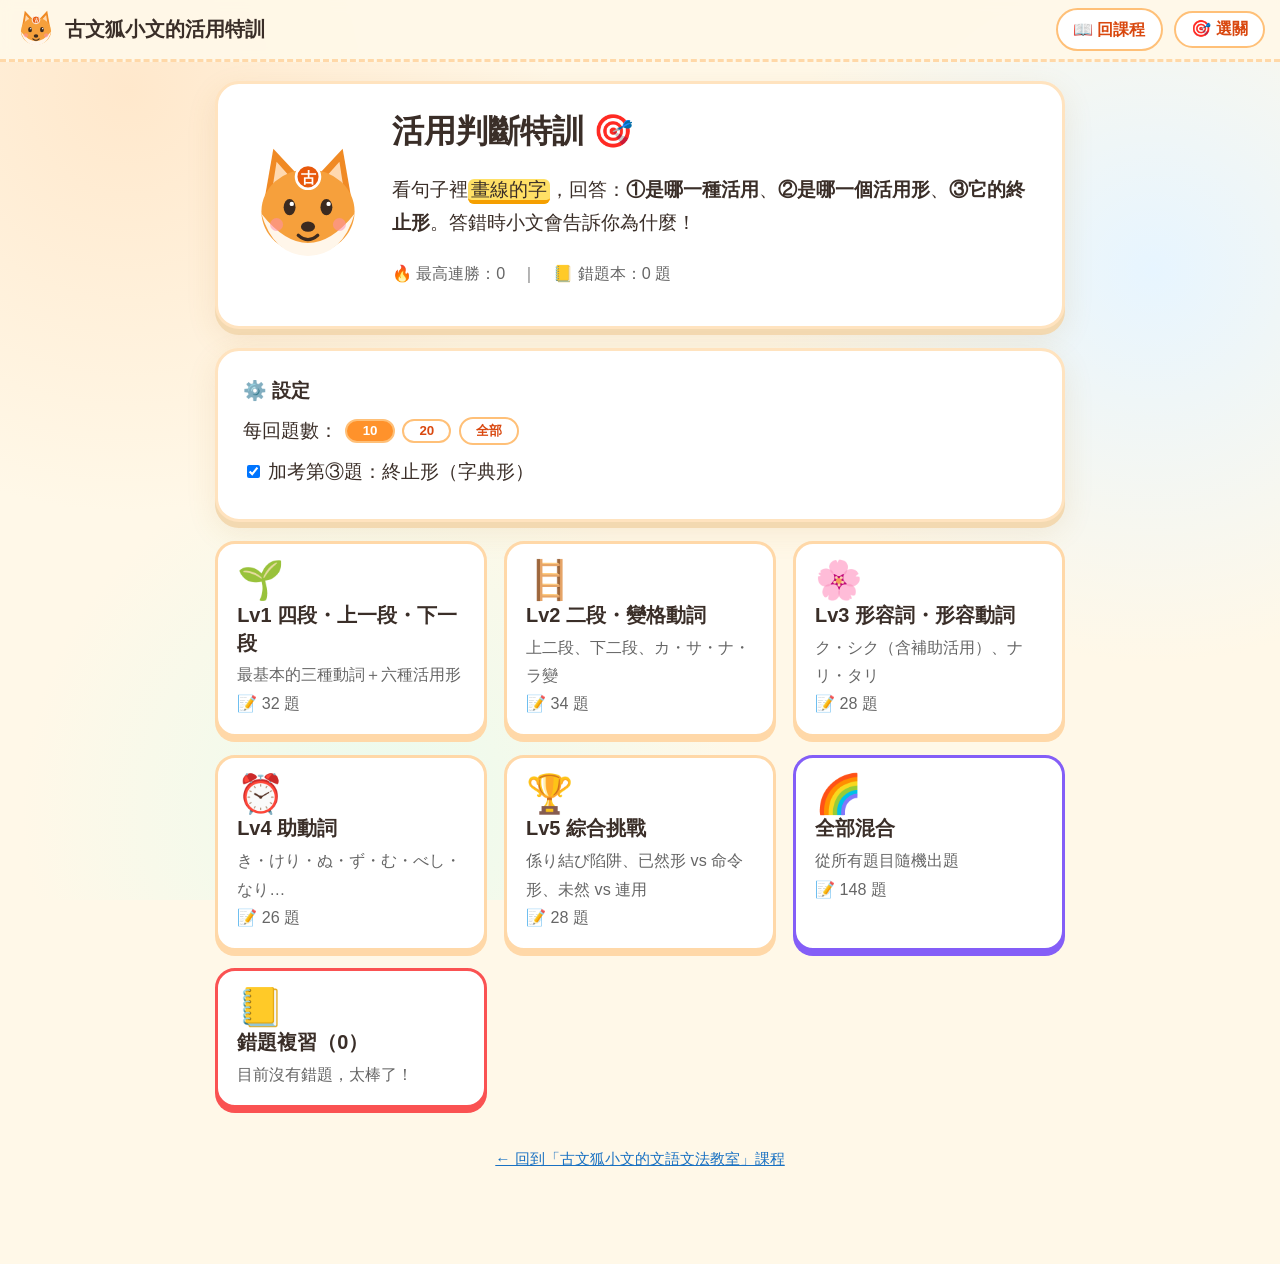
<file: kobun_drill.html>
<!DOCTYPE html>
<html lang="zh-Hant-TW"><head><meta charset="UTF-8"><meta name="viewport" content="width=device-width, initial-scale=1">
<title>活用判斷特訓｜古文狐小文</title><style>
:root{
  --bg:#fff8e8; --ink:#3a2e28; --card:#ffffff; --line:#f0e0c8;
  --orange:#f59f3a; --red:#ff6b6b; --blue:#4dabf7; --green:#40c057; --purple:#9775fa; --pink:#f06595; --teal:#20c997; --yellow:#ffd43b;
  --mz:#ff6b6b; --ry:#ff922b; --sh:#40c057; --rt:#339af0; --iz:#845ef7; --mr:#f06595;
}
*{box-sizing:border-box}
html{font-size:19px}
@media (max-width:600px){html{font-size:17px}}
body{margin:0;background:var(--bg);color:var(--ink);
  font-family:"Noto Sans CJK TC","PingFang TC","Microsoft JhengHei","Heiti TC",sans-serif;line-height:1.75;
  background-image:radial-gradient(circle at 10% 10%,#ffe8cc 0,transparent 30%),radial-gradient(circle at 90% 30%,#e7f5ff 0,transparent 30%),radial-gradient(circle at 30% 90%,#ebfbee 0,transparent 30%);background-attachment:fixed}
[lang=ja],.jp{font-family:"Noto Sans CJK JP","Hiragino Sans","Hiragino Kaku Gothic ProN","Yu Gothic","Meiryo",sans-serif}
ruby rt{font-size:.5em;color:#d9480f;font-weight:500;letter-spacing:0}
a{color:#1971c2}
header{position:sticky;top:0;z-index:20;background:rgba(255,248,232,.95);backdrop-filter:blur(6px);border-bottom:3px dashed #ffd8a8;display:flex;align-items:center;gap:.6rem;padding:.4rem .8rem}
header .logo{display:flex;align-items:center;gap:.4rem;font-weight:900;font-size:1.05rem;cursor:pointer;flex:1;min-width:0}
header .logo span{white-space:nowrap;overflow:hidden;text-overflow:ellipsis}
header svg{width:42px;height:42px;flex:none}
.navbtn{border:none;background:#fff;border:2px solid #ffc078;border-radius:999px;padding:.3rem .8rem;font-size:.85rem;font-weight:700;cursor:pointer;color:#d9480f;font-family:inherit;white-space:nowrap}
.navbtn:hover{background:#fff4e6}
main{max-width:880px;margin:0 auto;padding:1rem .8rem 4rem}
h1{font-size:1.7rem;margin:.2rem 0 .6rem;line-height:1.35}
h2{font-size:1.45rem;margin:.2rem 0 .7rem;line-height:1.4;color:#c2410c}
h3{font-size:1.15rem;margin:1rem 0 .4rem;color:#5f3dc4}
.card{background:var(--card);border-radius:24px;padding:1.2rem 1.3rem;box-shadow:0 6px 0 #f3d9b1,0 10px 30px rgba(180,120,40,.12);border:3px solid #ffe3bf;margin-bottom:1rem}
.hero{display:flex;gap:1rem;align-items:center;flex-wrap:wrap}
.hero svg{width:130px;height:130px;flex:none;animation:bob 3s ease-in-out infinite}
@keyframes bob{0%,100%{transform:translateY(0)}50%{transform:translateY(-8px)}}
.hero .txt{flex:1;min-width:240px}
.progress{height:22px;background:#fff0db;border-radius:999px;overflow:hidden;border:2px solid #ffd8a8}
.progress>div{height:100%;background:linear-gradient(90deg,#ffa94d,#ff6b6b,#f06595);border-radius:999px;transition:width .6s}
.grid{display:grid;grid-template-columns:repeat(auto-fill,minmax(250px,1fr));gap:.9rem}
.lcard{background:#fff;border-radius:20px;padding:.9rem 1rem;border:3px solid var(--c,#ffd8a8);cursor:pointer;position:relative;transition:transform .15s, box-shadow .15s;box-shadow:0 5px 0 var(--c,#ffd8a8)}
.lcard:hover{transform:translateY(-3px)}
.lcard .em{font-size:2rem;line-height:1}
.lcard .no{font-size:.8rem;font-weight:800;color:#868e96}
.lcard .t{font-weight:900;font-size:1.05rem;line-height:1.4;margin:.15rem 0}
.lcard .s{font-size:.85rem;color:#666}
.badge{position:absolute;top:.6rem;right:.7rem;font-size:.8rem;font-weight:800;border-radius:999px;padding:.05rem .55rem;background:#f1f3f5;color:#868e96}
.badge.done{background:#d3f9d8;color:#2b8a3e}
.badge.part{background:#fff3bf;color:#e67700}
/* lesson */
.lessonbar{display:flex;align-items:center;gap:.5rem;flex-wrap:wrap;margin-bottom:.6rem}
.lessonbar .lt{font-weight:900;font-size:1.05rem;flex:1}
.dots{display:flex;gap:6px;flex-wrap:wrap;margin:.2rem 0 .8rem}
.dots i{width:14px;height:14px;border-radius:50%;background:#ffe8cc;display:block;cursor:pointer;border:2px solid #ffc078}
.dots i.on{background:#ff922b;transform:scale(1.25)}
.dots i.seen{background:#ffc078}
.dots i.q{border-radius:4px;background:#d0bfff;border-color:#9775fa}
.screen{animation:pop .35s ease}
@keyframes pop{from{opacity:0;transform:translateY(12px) scale(.98)}to{opacity:1;transform:none}}
.pager{display:flex;justify-content:space-between;gap:.6rem;margin-top:1rem}
.btn{font-family:inherit;font-size:1.05rem;font-weight:800;border:none;border-radius:999px;padding:.65rem 1.3rem;cursor:pointer;background:#ff922b;color:#fff;box-shadow:0 4px 0 #d9480f;transition:transform .1s}
.btn:active{transform:translateY(3px);box-shadow:0 1px 0 #d9480f}
.btn.gray{background:#e9ecef;color:#495057;box-shadow:0 4px 0 #adb5bd}
.btn.purple{background:#845ef7;box-shadow:0 4px 0 #5f3dc4}
.btn.green{background:#40c057;box-shadow:0 4px 0 #2b8a3e}
.btn:disabled{opacity:.35;cursor:default}
/* teaching blocks */
.say{display:flex;gap:.7rem;align-items:flex-start;margin:.4rem 0 .9rem}
.say svg{width:62px;height:62px;flex:none}
.bubble{background:#fff4e6;border:2px solid #ffc078;border-radius:18px;padding:.6rem .9rem;position:relative;flex:1}
.bubble:before{content:"";position:absolute;left:-11px;top:18px;border:9px solid transparent;border-right-color:#ffc078;border-left:0}
.ex{background:#f8f9ff;border-left:7px solid #748ffc;border-radius:14px;padding:.6rem .9rem;margin:.6rem 0}
.ex .jp{font-size:1.45rem;line-height:2.2;font-weight:700}
.ex .zh{color:#495057}
.ex .zh:before{content:"🇹🇼 "}
.ex .note{font-size:.9rem;color:#7048e8;margin-top:.2rem}
.bigidea{font-size:1.25rem;font-weight:900;background:linear-gradient(120deg,#fff3bf,#ffe8cc);border-radius:16px;padding:.7rem 1rem;margin:.6rem 0;text-align:center;line-height:1.6}
.tip{background:#e6fcf5;border:2px dashed #20c997;border-radius:14px;padding:.55rem .85rem;margin:.6rem 0}
.warn{background:#fff5f5;border:2px dashed #ff8787;border-radius:14px;padding:.55rem .85rem;margin:.6rem 0}
.tw{overflow-x:auto;-webkit-overflow-scrolling:touch;margin:.5rem 0}
table{border-collapse:separate;border-spacing:0;width:100%;font-size:.95rem;background:#fff;border-radius:14px;overflow:hidden;border:2px solid #e9ecef}
th,td{padding:.4rem .5rem;border-bottom:1px solid #f1f3f5;text-align:center;vertical-align:middle}
th{background:#f8f9fa;font-weight:800;white-space:nowrap}
td.l,th.l{text-align:left;min-width:11em}
td.f1,td.f2,td.f3,td.f4,td.f5,td.f6{white-space:nowrap}
table.wide{min-width:1000px}
td.kid{min-width:9em;text-align:left}
tr:last-child td{border-bottom:none}
td .jp,td[lang=ja]{font-size:1.08rem}
.f1{--fc:var(--mz)} .f2{--fc:var(--ry)} .f3{--fc:var(--sh)} .f4{--fc:var(--rt)} .f5{--fc:var(--iz)} .f6{--fc:var(--mr)}
th.f1,th.f2,th.f3,th.f4,th.f5,th.f6{background:var(--fc);color:#fff}
td.f1,td.f2,td.f3,td.f4,td.f5,td.f6{background:color-mix(in srgb,var(--fc) 10%,white);color:color-mix(in srgb,var(--fc) 70%,black);font-weight:700}
.fz{display:inline-block;border-radius:8px;padding:0 .4rem;color:#fff;background:var(--fc);font-weight:800;font-size:.9em;margin:0 .1rem}
.vs{display:grid;grid-template-columns:1fr auto 1fr;gap:.4rem .6rem;align-items:center;margin:.6rem 0}
.vs .h{font-weight:900;text-align:center;border-radius:12px;padding:.2rem;color:#fff}
.vs .h.m{background:#4dabf7}.vs .h.k{background:#f76707}
.vs .c{background:#f8f9fa;border-radius:12px;padding:.35rem .6rem;font-size:1.15rem;text-align:center}
.vs .c.k{background:#fff4e6;font-weight:700}
.vs .ar{font-size:1.2rem;color:#adb5bd}
.vs .z{grid-column:1/-1;font-size:.88rem;color:#666;text-align:center;margin:-.2rem 0 .3rem}
.chips{display:flex;flex-wrap:wrap;gap:.35rem;margin:.4rem 0 .2rem;align-items:flex-start}
.chip{display:flex;flex-direction:column;align-items:center;border-radius:12px;padding:.15rem .45rem .2rem;border:2px solid var(--cc);background:color-mix(in srgb,var(--cc) 10%,white);min-width:2.4rem}
.chip b{font-size:1.3rem;font-family:"Noto Sans CJK JP",sans-serif;line-height:2}
.chip small{font-size:.68rem;color:color-mix(in srgb,var(--cc) 75%,black);font-weight:700;line-height:1.3;text-align:center;max-width:9rem}
.c-n{--cc:#adb5bd}.c-v{--cc:#339af0}.c-j{--cc:#40c057}.c-k{--cc:#12b886}.c-a{--cc:#f03e3e}.c-p{--cc:#9c36b5}
.legend{display:flex;flex-wrap:wrap;gap:.4rem;font-size:.8rem;margin:.3rem 0}
.legend span{border-radius:999px;padding:0 .5rem;border:2px solid var(--cc);background:color-mix(in srgb,var(--cc) 12%,white)}
.list{padding-left:1.2rem;margin:.3rem 0}
.list li{margin:.2rem 0}
.formcards{display:grid;grid-template-columns:repeat(auto-fill,minmax(240px,1fr));gap:.6rem;margin:.6rem 0}
.formcard{border-radius:16px;padding:.6rem .8rem;border:3px solid var(--fc);background:color-mix(in srgb,var(--fc) 8%,white)}
.formcard .n{font-weight:900;color:var(--fc);font-size:1.1rem}
.formcard .w{font-size:1.3rem;font-weight:700}
.song{background:linear-gradient(135deg,#e7f5ff,#f3f0ff);border-radius:16px;padding:.5rem .9rem;margin:.5rem 0;border:2px solid #bac8ff}
.line{border-bottom:2px dotted #dee2e6;padding:.5rem 0 .6rem}
.line:last-child{border-bottom:none}
.line .jp{font-size:1.3rem;font-weight:800;line-height:2.1}
.line .zh{color:#495057;font-size:.95rem}
.line .g{font-size:.88rem;color:#5f3dc4}
.yt{display:inline-flex;align-items:center;gap:.3rem;background:#ff0000;color:#fff !important;text-decoration:none;font-weight:800;border-radius:999px;padding:.2rem .8rem;font-size:.9rem;margin:.2rem 0}
.flow{display:flex;flex-direction:column;gap:.5rem;margin:.5rem 0}
.flow .step{border-radius:14px;padding:.5rem .8rem;background:#f3f0ff;border-left:7px solid #845ef7}
.machine{background:#fff9db;border:3px solid #fcc419;border-radius:18px;padding:.8rem}
.machine select{font-family:inherit;font-size:1rem;padding:.3rem .5rem;border-radius:10px;border:2px solid #fcc419}
.machine .fbtns{display:flex;flex-wrap:wrap;gap:.35rem;margin:.6rem 0}
.machine .fbtns button{font-family:inherit;font-weight:800;border:none;border-radius:999px;padding:.35rem .8rem;color:#fff;background:var(--fc);cursor:pointer;font-size:.95rem;opacity:.75}
.machine .fbtns button.on{opacity:1;outline:3px solid #212529}
.machine .out{background:#fff;border-radius:14px;padding:.6rem;text-align:center;min-height:4.5rem}
.machine .out .w{font-size:2rem;font-weight:900}
.machine .out .w em{font-style:normal;color:#adb5bd}
.switch{display:flex;gap:.5rem;flex-wrap:wrap;margin:.5rem 0}
.switch button{font-family:inherit;font-size:1rem;font-weight:800;border:2px solid #9775fa;background:#fff;color:#5f3dc4;border-radius:999px;padding:.3rem .9rem;cursor:pointer}
.switch button.on{background:#9775fa;color:#fff}
.kout{font-size:1.6rem;font-weight:900;text-align:center;background:#f8f0fc;border-radius:16px;padding:.6rem;line-height:2.2}
.kout .hl{background:#ffe066;border-radius:8px;padding:0 .2rem}
/* quiz */
.qhead{display:flex;justify-content:space-between;align-items:center;font-weight:800;color:#7048e8;margin-bottom:.4rem}
.qtext{font-size:1.25rem;font-weight:800;margin:.3rem 0 .8rem;line-height:1.9}
.opts{display:grid;gap:.55rem}
.opt{font-family:inherit;text-align:left;font-size:1.1rem;font-weight:700;border:3px solid #dee2e6;background:#fff;border-radius:16px;padding:.6rem .9rem;cursor:pointer;transition:transform .1s;color:var(--ink);line-height:1.8}
.opt:hover:not(:disabled){border-color:#9775fa;transform:translateX(3px)}
.opt.correct{border-color:#40c057;background:#ebfbee}
.opt.correct:after{content:" ✅"}
.opt.wrong{border-color:#fa5252;background:#fff5f5;animation:shake .4s}
.opt.wrong:after{content:" ❌"}
.opt:disabled{cursor:default}
@keyframes shake{0%,100%{transform:translateX(0)}25%{transform:translateX(-6px)}75%{transform:translateX(6px)}}
.fb{margin-top:.8rem;border-radius:16px;padding:.7rem .9rem;font-size:1rem}
.fb.ok{background:#ebfbee;border:2px solid #69db7c}
.fb.ng{background:#fff9db;border:2px solid #ffd43b}
.fb .m{font-weight:900;font-size:1.1rem}
.result{text-align:center}
.stars{font-size:2.8rem;letter-spacing:.3rem}
.confetti{position:fixed;top:-20px;font-size:1.6rem;pointer-events:none;animation:fall 2.2s linear forwards;z-index:99}
@keyframes fall{to{transform:translateY(105vh) rotate(540deg);opacity:.6}}
/* reference */
.tabs{display:flex;flex-wrap:wrap;gap:.4rem;margin-bottom:.8rem}
.tabs button{font-family:inherit;font-weight:800;font-size:.92rem;border:2px solid #74c0fc;background:#fff;color:#1864ab;border-radius:999px;padding:.3rem .8rem;cursor:pointer}
.tabs button.on{background:#339af0;color:#fff}
.grp{display:inline-block;border-radius:8px;padding:0 .45rem;color:#fff;font-weight:800;font-size:.85rem}
.small{font-size:.85rem;color:#666}
.foot{text-align:center;font-size:.8rem;color:#999;margin-top:2rem}

.hlw{background:#ffe066;border-bottom:4px solid #f59f00;border-radius:6px;padding:0 .15rem}
.sent{font-size:1.75rem;font-weight:800;line-height:2.4;margin:.5rem 0 .1rem}
@media (max-width:600px){.sent{font-size:1.4rem}}
.src{font-size:.85rem;color:#868e96}
.tag{background:#f1f3f5;border-radius:999px;padding:0 .5rem;font-weight:800}
.zhbox{background:#f8f9ff;border-left:6px solid #748ffc;border-radius:12px;padding:.4rem .8rem;margin:.5rem 0}
.hidden{display:none}
.step{margin-top:1rem;border-top:2px dashed #ffe3bf;padding-top:.6rem}
.qt{font-weight:900;color:#7048e8;margin:.3rem 0 .5rem;font-size:1.05rem}
.opts.six{grid-template-columns:repeat(3,1fr)}
.opts.nine{grid-template-columns:repeat(3,1fr)}
@media (max-width:600px){.opts.six,.opts.nine{grid-template-columns:repeat(2,1fr)}}
.opt{font-size:1rem;padding:.5rem .7rem}
.opt.f1,.opt.f2,.opt.f3,.opt.f4,.opt.f5,.opt.f6{border-color:color-mix(in srgb,var(--fc) 45%,white);color:color-mix(in srgb,var(--fc) 75%,black)}
.opt.f1.correct,.opt.f2.correct,.opt.f3.correct,.opt.f4.correct,.opt.f5.correct,.opt.f6.correct{border-color:#40c057}
.opt.f1.wrong,.opt.f2.wrong,.opt.f3.wrong,.opt.f4.wrong,.opt.f5.wrong,.opt.f6.wrong{border-color:#fa5252}
.fb{line-height:1.8}
td.hit{outline:4px solid #fab005;outline-offset:-4px;background:#fff3bf !important;font-size:1.2rem}
.sum{margin-top:1rem}
.setrow{margin:.4rem 0;display:flex;gap:.4rem;align-items:center;flex-wrap:wrap}
.chipbtn{font-family:inherit;font-weight:800;border:2px solid #ffc078;background:#fff;border-radius:999px;padding:.15rem .8rem;cursor:pointer;color:#d9480f}
.chipbtn.on{background:#ff922b;color:#fff}
</style></head><body>
<header><div class="logo" onclick="home()"><span>古文狐小文的活用特訓</span></div>
<a class="navbtn" href="kobun_course.html" style="text-decoration:none">📖 回課程</a><button class="navbtn" onclick="home()">🎯 選關</button></header>
<main id="app"></main>
<script>
"use strict";
/* ====== 活用資料 ====== */
const ROWS={'あ':'あいうえお','か':'かきくけこ','が':'がぎぐげご','さ':'さしすせそ','ざ':'ざじずぜぞ','た':'たちつてと','だ':'だぢづでど','な':'なにぬねの','は':'はひふへほ','ば':'ばびぶべぼ','ま':'まみむめも','や':'やいゆえよ','ら':'らりるれろ','わ':'わゐうゑを'};
const FORMS=['未然形','連用形','終止形','連体形','已然形','命令形'];
const TYPES={
 yodan:{n:'四段活用',cat:'v'}, kami1:{n:'上一段活用',cat:'v'}, shimo1:{n:'下一段活用',cat:'v'},
 kami2:{n:'上二段活用',cat:'v'}, shimo2:{n:'下二段活用',cat:'v'},
 ka:{n:'カ行変格活用',cat:'v'}, sa:{n:'サ行変格活用',cat:'v'}, na:{n:'ナ行変格活用',cat:'v'}, ra:{n:'ラ行変格活用',cat:'v'},
 ku:{n:'ク活用（形容詞）',cat:'a'}, shiku:{n:'シク活用（形容詞）',cat:'a'}, nari:{n:'ナリ活用（形容動詞）',cat:'a'}, tari:{n:'タリ活用（形容動詞）',cat:'a'}
};
const VTYPES=['yodan','kami1','shimo1','kami2','shimo2','ka','sa','na','ra'];
const ATYPES=['ku','shiku','nari','tari'];
/* 回傳某型別的 6 個活用形（每格可能有多個，如 本活用／補助活用） */
function endings(t,g,z){
  const r=ROWS[g]||'', A=r[0],I=r[1],U=r[2],E=r[3];
  switch(t){
   case 'yodan': return [[A],[I],[U],[U],[E],[E]];
   case 'kami1': return [[I],[I],[I+'る'],[I+'る'],[I+'れ'],[I+'よ']];
   case 'shimo1':return [['け'],['け'],['ける'],['ける'],['けれ'],['けよ']];
   case 'kami2': return [[I],[I],[U],[U+'る'],[U+'れ'],[I+'よ']];
   case 'shimo2':return [[E],[E],[U],[U+'る'],[U+'れ'],[E+'よ']];
   case 'ka':    return [['こ'],['き'],['く'],['くる'],['くれ'],['こ','こよ']];
   case 'sa':    return z?[['ぜ'],['じ'],['ず'],['ずる'],['ずれ'],['ぜよ']]:[['せ'],['し'],['す'],['する'],['すれ'],['せよ']];
   case 'na':    return [['な'],['に'],['ぬ'],['ぬる'],['ぬれ'],['ね']];
   case 'ra':    return [['ら'],['り'],['り'],['る'],['れ'],['れ']];
   case 'ku':    return [['（く）','から'],['く','かり'],['し'],['き','かる'],['けれ'],['かれ']];
   case 'shiku': return [['（しく）','しから'],['しく','しかり'],['し'],['しき','しかる'],['しけれ'],['しかれ']];
   case 'nari':  return [['なら'],['なり','に'],['なり'],['なる'],['なれ'],['（なれ）']];
   case 'tari':  return [['（たら）'],['たり','と'],['たり'],['たる'],['（たれ）'],['（たれ）']];
  }
}
const clean=x=>x.replace(/[（）]/g,'');
function wordForms(it){ return endings(it.t,it.g,it.zz).map(c=>c.map(e=>it.st+clean(e))); }
/* ====== 助動詞 ====== */
const AUX={
 ki:{w:'き',m:'過去',ty:'特殊型',c:'連用形（カ変・サ変には未然形にも）',f:[['（せ）'],[],['き'],['し'],['しか'],[]]},
 keri:{w:'けり',m:'過去・詠嘆',ty:'ラ変型',c:'連用形',f:[['（けら）'],[],['けり'],['ける'],['けれ'],[]]},
 tsu:{w:'つ',m:'完了・強意',ty:'下二段型',c:'連用形',f:[['て'],['て'],['つ'],['つる'],['つれ'],['てよ']]},
 nu:{w:'ぬ',m:'完了・強意',ty:'ナ変型',c:'連用形',f:[['な'],['に'],['ぬ'],['ぬる'],['ぬれ'],['ね']]},
 tari:{w:'たり',m:'完了・存続',ty:'ラ変型',c:'連用形',f:[['たら'],['たり'],['たり'],['たる'],['たれ'],['（たれ）']]},
 ri:{w:'り',m:'完了・存続',ty:'ラ変型',c:'サ変の未然形・四段の已然形',f:[['ら'],['り'],['り'],['る'],['れ'],['（れ）']]},
 zu:{w:'ず',m:'打消',ty:'特殊型',c:'未然形',f:[['（ず）','ざら'],['ず','ざり'],['ず'],['ぬ','ざる'],['ね','ざれ'],['ざれ']]},
 ji:{w:'じ',m:'打消推量・打消意志',ty:'特殊型',c:'未然形',f:[[],[],['じ'],['（じ）'],['（じ）'],[]]},
 mu:{w:'む（ん）',m:'推量・意志・適当・勧誘・仮定・婉曲',ty:'四段型',c:'未然形',f:[['（ま）'],[],['む','ん'],['む','ん'],['め'],[]]},
 mashi:{w:'まし',m:'反実仮想',ty:'特殊型',c:'未然形',f:[['（ましか）','ませ'],[],['まし'],['まし'],['ましか'],[]]},
 beshi:{w:'べし',m:'推量・意志・可能・当然・命令・適当',ty:'形容詞型',c:'終止形（ラ変型には連体形）',f:[['べく','べから'],['べく','べかり'],['べし'],['べき','べかる'],['べけれ'],[]]},
 ramu:{w:'らむ（らん）',m:'現在推量',ty:'四段型',c:'終止形（ラ変型には連体形）',f:[[],[],['らむ','らん'],['らむ','らん'],['らめ'],[]]},
 ru:{w:'る',m:'受身・尊敬・可能・自発',ty:'下二段型',c:'四段・ナ変・ラ変の未然形',f:[['れ'],['れ'],['る'],['るる'],['るれ'],['れよ']]},
 su:{w:'す',m:'使役・尊敬',ty:'下二段型',c:'四段・ナ変・ラ変の未然形',f:[['せ'],['せ'],['す'],['する'],['すれ'],['せよ']]},
 shimu:{w:'しむ',m:'使役・尊敬',ty:'下二段型',c:'用言の未然形',f:[['しめ'],['しめ'],['しむ'],['しむる'],['しむれ'],['しめよ']]},
 tashi:{w:'たし',m:'願望',ty:'形容詞型',c:'連用形',f:[['たく','たから'],['たく','たかり'],['たし'],['たき','たかる'],['たけれ'],[]]},
 nari:{w:'なり',m:'断定',ty:'形容動詞型',c:'体言・連体形',f:[['なら'],['なり','に'],['なり'],['なる'],['なれ'],['（なれ）']]},
 gotoshi:{w:'ごとし',m:'比況',ty:'形容詞型',c:'体言・連体形・が・の',f:[['ごとく'],['ごとく'],['ごとし'],['ごとき'],[],[]]}
};
/* ====== 由「後面接什麼」決定活用形 ====== */
const NX={
 zu:[0,'後面接打消「ず」（或它的變化形 ぬ・ね・ざら…）；「ず」一定接<b>未然形</b>'],
 mu:[0,'後面接「む（ん）」或它的已然形「め」；「む」接<b>未然形</b>'],
 ji:[0,'後面接「じ」（不打算）；「じ」接<b>未然形</b>'],
 mashi:[0,'後面接反實假想「まし」；「まし」接<b>未然形</b>'],
 ru:[0,'後面接「る・らる」或「す・さす」；這些接<b>未然形</b>'],
 ba_k:[0,'後面接「ば」，意思是「如果～」（假設）→ <b>未然形＋ば</b>'],
 te:[1,'後面接「て」；「て」接<b>連用形</b>'],
 tari:[1,'後面接完了「たり」；「たり」接<b>連用形</b>'],
 keri:[1,'後面接「けり」；「けり」接<b>連用形</b>'],
 ki:[1,'後面接過去「き」（し・しか・せ）；「き」接<b>連用形</b>'],
 kanryo:[1,'後面接完了「つ」「ぬ」（に・ぬる…）；它們接<b>連用形</b>'],
 tashi:[1,'後面接希望「たし」；「たし」接<b>連用形</b>'],
 tsutsu:[1,'後面接「つつ」；「つつ」接<b>連用形</b>'],
 gatashi:[1,'後面接「がたし（難以～）」；它接<b>連用形</b>'],
 yougen:[1,'後面直接接動詞等「用言」→ <b>連用形</b>'],
 chushi:[1,'句子在這裡停一下，再接下一個動作（連用中止法）→ <b>連用形</b>'],
 end:[2,'句子在這裡結束，前面也沒有ぞ・なむ・や・か・こそ → <b>終止形</b>'],
 end_ya:[2,'後面是句尾的「や」（～嗎？），句尾的「や」接<b>終止形</b>'],
 beshi:[2,'後面接「べし」；「べし」接<b>終止形</b>'],
 ramu:[2,'後面接「らむ」；「らむ」接<b>終止形</b>'],
 taigen:[3,'後面接名詞（體言）→ <b>連体形</b>'],
 wo_conj:[3,'後面接接續助詞「を」；它接<b>連体形</b>'],
 beshi_ra:[3,'後面接「べし」，而形容詞的補助活用是ラ變型；ラ變型要用<b>連体形</b>接べし'],
 zo:[3,'前面有係助詞「ぞ」→ 句尾要用<b>連体形</b>（係り結び）'],
 namu:[3,'前面有係助詞「なむ」→ 句尾要用<b>連体形</b>（係り結び）'],
 ka:[3,'前面有係助詞「か」→ 句尾要用<b>連体形</b>（係り結び）'],
 ba_kaku:[4,'後面接「ば」，意思是「因為／每當／一～就」（已經發生）→ <b>已然形＋ば</b>'],
 do:[4,'後面接「ど・ども」（雖然）；它們接<b>已然形</b>'],
 koso:[4,'前面有係助詞「こそ」→ 句尾要用<b>已然形</b>（係り結び）'],
 ri:[4,'後面接完了・存續「り」；四段動詞要用<b>已然形</b>接「り」（サ未四已）'],
 mei:[5,'句子在這裡結束，而且是叫人去做（後面沒有ば・ど・ども，前面也沒有こそ）→ <b>命令形</b>']
};
/* ====== 題庫 ======
 s：句子，【】＝要判斷的字；{漢字|讀音}＝振假名
 動詞/形容詞：t 型別, st 語幹（假名）, g 行, f 活用形(0-5), n 後接代碼
 助動詞：k:'aux', a 助動詞, f, n, pv 前面的字, o 選項 */
const ITEMS=[
/* ---------- Lv1 四段・上一段・下一段 ---------- */
{l:1,s:'【{飽|あ}か】ず{眺|なが}む',z:'怎麼看都看不膩，一直凝望著。',src:'〈野ばら〉',t:'yodan',st:'あ',g:'か',f:0,n:'zu'},
{l:1,s:'【{急|いそ}が】ば{回|まわ}れ',z:'如果急的話，就繞遠路。',src:'ことわざ',t:'yodan',st:'いそ',g:'が',f:0,n:'ba_k'},
{l:1,s:'{急|いそ}がば【{回|まわ}れ】',z:'如果急的話，就繞遠路吧。',src:'ことわざ',t:'yodan',st:'まわ',g:'ら',f:5,n:'mei'},
{l:1,s:'【{驕|おご}る】{者|もの}{久|ひさ}しからず',z:'驕傲的人不會長久。',src:'ことわざ',t:'yodan',st:'おご',g:'ら',f:3,n:'taigen'},
{l:1,s:'{童|わらべ}は【{見|み}】たり　{野中|のなか}のばら',z:'少年看見了——原野中的玫瑰。',src:'〈野ばら〉',t:'kami1',st:'',g:'ま',f:1,n:'tari'},
{l:1,s:'{浅|あさ}き{夢|ゆめ}【{見|み}】じ',z:'不再做淺薄的夢。',src:'いろは歌',t:'kami1',st:'',g:'ま',f:0,n:'ji'},
{l:1,s:'【{仰|あお}げ】ば{尊|とうと}し　{我|わ}が{師|し}の{恩|おん}',z:'每當仰望，就感到師恩崇高。',src:'〈仰げば尊し〉',t:'yodan',st:'あお',g:'が',f:4,n:'ba_kaku'},
{l:1,s:'【{思|おも}へ】ばいと{疾|と}し　この{年月|としつき}',z:'回想起來，這些歲月過得好快。',src:'〈仰げば尊し〉（歌詞寫作「思えば」）',t:'yodan',st:'おも',g:'は',f:4,n:'ba_kaku'},
{l:1,s:'{手折|たお}らば【{手折|たお}れ】　{思|おも}い{出|で}ぐさに',z:'要折就折吧，就當作留念。',src:'〈野ばら〉',t:'yodan',st:'たお',g:'ら',f:5,n:'mei'},
{l:1,s:'【{手折|たお}ら】ば{手折|たお}れ',z:'如果要折的話，就折吧。',src:'〈野ばら〉',t:'yodan',st:'たお',g:'ら',f:0,n:'ba_k'},
{l:1,s:'{君|きみ}を【{刺|さ}さ】ん',z:'我會刺你喔。',src:'〈野ばら〉',t:'yodan',st:'さ',g:'さ',f:0,n:'mu'},
{l:1,s:'{手折|たお}りて【{行|ゆ}か】ん　{野中|のなか}のばら',z:'我要把你折下帶走，原野的玫瑰。',src:'〈野ばら〉',t:'yodan',st:'ゆ',g:'か',f:0,n:'mu'},
{l:1,s:'【{手折|たお}り】て{行|ゆ}かん',z:'我要把你折下帶走。',src:'〈野ばら〉',t:'yodan',st:'たお',g:'ら',f:1,n:'te'},
{l:1,s:'{煙|けむり}【たなびく】{苫屋|とまや}こそ',z:'炊煙裊裊的茅草小屋……',src:'〈われは海の子〉',t:'yodan',st:'たなび',g:'か',f:3,n:'taigen'},
{l:1,s:'{白浪|しらなみ}の【{騒|さわ}ぐ】{磯部|いそべ}の{松原|まつばら}に',z:'在白浪喧騰的海邊松林裡。',src:'〈われは海の子〉',t:'yodan',st:'さわ',g:'が',f:3,n:'taigen'},
{l:1,s:'{蛍|ほたる}の{灯火|ともしび}　【{積|つ}む】{白雪|しらゆき}',z:'螢火蟲的光、堆積的白雪。',src:'〈仰げば尊し〉',t:'yodan',st:'つ',g:'ま',f:3,n:'taigen'},
{l:1,s:'{兎|うさぎ}【{追|お}ひ】し　かの{山|やま}',z:'曾經追過兔子的那座山。',src:'〈ふるさと〉（歌詞寫作「追いし」）',t:'yodan',st:'お',g:'は',f:1,n:'ki'},
{l:1,s:'{小鮒|こぶな}【{釣|つ}り】し　かの{川|かわ}',z:'曾經釣過小鯽魚的那條河。',src:'〈ふるさと〉',t:'yodan',st:'つ',g:'ら',f:1,n:'ki'},
{l:1,s:'{色|いろ}は{匂|にほ}へど　【{散|ち}り】ぬるを',z:'花色雖豔，終究凋落。',src:'いろは歌',t:'yodan',st:'ち',g:'ら',f:1,n:'kanryo'},
{l:1,s:'{色|いろ}は【{匂|にほ}へ】ど　{散|ち}りぬるを',z:'花色雖然豔麗，終究會凋落。',src:'いろは歌',t:'yodan',st:'にほ',g:'は',f:4,n:'do'},
{l:1,s:'{身|み}を{立|た}て{名|な}をあげ　やよ【{励|はげ}め】よ',z:'要出人頭地、揚名立萬，好好努力吧！',src:'〈仰げば尊し〉',t:'yodan',st:'はげ',g:'ま',f:5,n:'mei'},
{l:1,s:'{子|こ}【{泣|な}く】らむ',z:'孩子現在大概正在哭吧。',src:'《萬葉集》山上憶良',t:'yodan',st:'な',g:'か',f:2,n:'ramu'},
{l:1,s:'{憶良|おくら}らは{今|いま}は【{罷|まか}ら】む',z:'我憶良現在要告退了。',src:'《萬葉集》山上憶良',t:'yodan',st:'まか',g:'ら',f:0,n:'mu'},
{l:1,s:'{唐衣|からころも}【{着|き}】つつなれにし',z:'像穿慣了的唐衣一樣……',src:'《伊勢物語》',t:'kami1',st:'',g:'か',f:1,n:'tsutsu'},
{l:1,s:'{人|ひと}あまた【{居|ゐ}】たり',z:'有很多人在（那裡）。',src:'練習句',t:'kami1',st:'',g:'わ',f:1,n:'tari'},
{l:1,s:'これを【{見|み}よ】',z:'看這個！',src:'練習句',t:'kami1',st:'',g:'ま',f:5,n:'mei'},
{l:1,s:'{田子|たご}の{浦|うら}ゆうち{出|い}でて【{見|み}れ】ば',z:'從田子之浦出來一看……',src:'《萬葉集》山部赤人',t:'kami1',st:'',g:'ま',f:4,n:'ba_kaku'},
{l:1,s:'{月|つき}を【{見|み}る】{人|ひと}',z:'賞月的人。',src:'練習句',t:'kami1',st:'',g:'ま',f:3,n:'taigen'},
{l:1,s:'{夜|よ}もすがら{月|つき}を【{見|み}る】。',z:'整夜都在看月亮。',src:'練習句',t:'kami1',st:'',g:'ま',f:2,n:'end'},
{l:1,s:'{鞠|まり}を【{蹴|け}】ず',z:'不踢球。',src:'練習句',t:'shimo1',st:'',g:'か',f:0,n:'zu'},
{l:1,s:'{鞠|まり}を【{蹴|け}る】{人|ひと}',z:'踢球的人。',src:'練習句',t:'shimo1',st:'',g:'か',f:3,n:'taigen'},
{l:1,s:'{鞠|まり}を【{蹴|け}よ】',z:'把球踢出去！',src:'練習句',t:'shimo1',st:'',g:'か',f:5,n:'mei'},
/* ---------- Lv2 上二・下二・変格 ---------- */
{l:2,s:'{飽|あ}かず【{眺|なが}む】',z:'怎麼看都不膩，一直凝望著。',src:'〈野ばら〉',t:'shimo2',st:'なが',g:'ま',f:2,n:'end'},
{l:2,s:'【{別|わか}るる】{後|のち}にも　やよ{忘|わす}るな',z:'分別以後，千萬不要忘記喔。',src:'〈仰げば尊し〉',t:'shimo2',st:'わか',g:'ら',f:3,n:'taigen'},
{l:2,s:'【{忘|わす}るる】{間|ま}ぞなき　ゆく{年月|としつき}',z:'流逝的歲月裡，沒有一刻忘記。',src:'〈仰げば尊し〉',t:'shimo2',st:'わす',g:'ら',f:3,n:'taigen'},
{l:2,s:'{今|いま}こそ【{別|わか}れ】め　いざさらば',z:'現在就讓我們分別吧，再見了！',src:'〈仰げば尊し〉',t:'shimo2',st:'わか',g:'ら',f:0,n:'mu'},
{l:2,s:'【{思|おも}ひ{出|い}づる】ふるさと',z:'總會想起的故鄉。',src:'〈ふるさと〉（歌詞寫作「思い出ずる」）',t:'shimo2',st:'おもひい',g:'だ',f:3,n:'taigen'},
{l:2,s:'{青|あお}は{藍|あい}より【{出|い}で】て{藍|あい}よりも{青|あお}し',z:'青從藍草中提煉出來，卻比藍更青。',src:'ことわざ',t:'shimo2',st:'い',g:'だ',f:1,n:'te'},
{l:2,s:'【{生|う}まれ】て{潮|しお}に{浴|ゆあみ}して',z:'一出生就在海潮裡洗澡。',src:'〈われは海の子〉',t:'shimo2',st:'うま',g:'ら',f:1,n:'te'},
{l:2,s:'{千里|せんり}【{寄|よ}せ】くる{海|うみ}の{気|き}を',z:'把從千里外湧來的海洋氣息……',src:'〈われは海の子〉',t:'shimo2',st:'よ',g:'さ',f:1,n:'yougen'},
{l:2,s:'{千里|せんり}{寄|よ}せ【くる】{海|うみ}の{気|き}を',z:'把從千里外湧來的海洋氣息……',src:'〈われは海の子〉',t:'ka',st:'',g:'',f:3,n:'taigen'},
{l:2,s:'{朝夕|あさゆう}【{馴|なれ}】にし　{学|まな}びの{窓|まど}',z:'早晚早已熟悉了的學窗。',src:'〈仰げば尊し〉',t:'shimo2',st:'な',g:'ら',f:1,n:'kanryo'},
{l:2,s:'その{色|いろ}【{愛|め}で】つ',z:'（少年）被那顏色迷住了。',src:'〈野ばら〉',t:'shimo2',st:'め',g:'だ',f:1,n:'kanryo'},
{l:2,s:'{雨|あめ}に{風|かぜ}に【つけ】ても',z:'每逢下雨、每逢颳風……',src:'〈ふるさと〉',t:'shimo2',st:'つ',g:'か',f:1,n:'te'},
{l:2,s:'{身|み}を【{立|た}て】{名|な}をあげ',z:'出人頭地、揚名立萬。',src:'〈仰げば尊し〉',t:'shimo2',st:'た',g:'た',f:1,n:'chushi'},
{l:2,s:'{春|はる}【{過|す}ぎ】て{夏|なつ}{来|き}にけらし',z:'春天過去，夏天好像已經來了。',src:'《新古今集》持統天皇',t:'kami2',st:'す',g:'が',f:1,n:'te'},
{l:2,s:'{春|はる}{過|す}ぎて{夏|なつ}【{来|き}】にけらし',z:'春天過去，夏天好像已經來了。',src:'《新古今集》持統天皇',t:'ka',st:'',g:'',f:1,n:'kanryo'},
{l:2,s:'{朝|あさ}【{起|お}き】ず',z:'早上不起床。',src:'練習句',t:'kami2',st:'お',g:'か',f:0,n:'zu'},
{l:2,s:'{君|きみ}を【{恋|こ}ふる】{心|こころ}',z:'思念你的心。',src:'練習句',t:'kami2',st:'こ',g:'は',f:3,n:'taigen'},
{l:2,s:'【{過|す}ぐる】{年月|としつき}',z:'逝去的歲月。',src:'練習句',t:'kami2',st:'す',g:'が',f:3,n:'taigen'},
{l:2,s:'～【せ】ねばならぬ',z:'一定要做～（不做不行）。',src:'今も使われている古語',t:'sa',st:'',g:'',f:0,n:'zu'},
{l:2,s:'～【せ】ずに',z:'不做～就……',src:'今も使われている古語',t:'sa',st:'',g:'',f:0,n:'zu'},
{l:2,s:'{一寸|いっすん}の{光陰|こういん}【{軽|かろ}んず】べからず',z:'一寸光陰也不可輕視。',src:'ことわざ',t:'sa',zz:1,st:'かろん',g:'',f:2,n:'beshi'},
{l:2,s:'{生|う}まれて{潮|しお}に{浴|ゆあみ}【し】て',z:'一出生就在海潮裡洗澡。',src:'〈われは海の子〉',t:'sa',st:'',g:'',f:1,n:'te'},
{l:2,s:'{浅|あさ}き{夢|ゆめ}{見|み}じ　{酔|え}ひも【せ】ず',z:'不再做淺薄的夢，也不再沉醉。',src:'いろは歌',t:'sa',st:'',g:'',f:0,n:'zu'},
{l:2,s:'いざ【{往|い}な】む',z:'走吧，我們離開吧。',src:'練習句',t:'na',st:'い',g:'',f:0,n:'mu'},
{l:2,s:'【{死|し}ぬる】{命|いのち}',z:'終將死去的生命。',src:'練習句',t:'na',st:'し',g:'',f:3,n:'taigen'},
{l:2,s:'その{人|ひと}{年|とし}{老|お}いて【{死|し}に】けり',z:'那個人年老後就死了。',src:'練習句',t:'na',st:'し',g:'',f:1,n:'keri'},
{l:2,s:'{昔|むかし}、{男|おとこ}【あり】けり',z:'從前，有一個男子。',src:'《伊勢物語》',t:'ra',st:'あ',g:'',f:1,n:'keri'},
{l:2,s:'{山|やま}に{寺|てら}【あり】。',z:'山上有座寺廟。',src:'練習句',t:'ra',st:'あ',g:'',f:2,n:'end'},
{l:2,s:'{平家|へいけ}に【あら】ずんば{人|ひと}にあらず',z:'不是平家的人，就不算是人。',src:'《平家物語》',t:'ra',st:'あ',g:'',f:0,n:'zu'},
{l:2,s:'{世|よ}の{中|なか}に【ある】{人|ひと}',z:'活在世上的人們。',src:'《古今集》仮名序',t:'ra',st:'あ',g:'',f:3,n:'taigen'},
{l:2,s:'{金|かね}は【あれ】ども',z:'雖然有錢……',src:'練習句',t:'ra',st:'あ',g:'',f:4,n:'do'},
{l:2,s:'{春|はる}【{来|く}れ】ば',z:'春天一來……',src:'練習句',t:'ka',st:'',g:'',f:4,n:'ba_kaku'},
{l:2,s:'ここに【{来|こ}よ】',z:'到這裡來！',src:'練習句',t:'ka',st:'',g:'',f:5,n:'mei'},
{l:2,s:'{待|ま}てど{人|ひと}【{来|こ}】ず',z:'等了，人卻沒有來。',src:'練習句',t:'ka',st:'',g:'',f:0,n:'zu'},
/* ---------- Lv3 形容詞・形容動詞 ---------- */
{l:3,s:'{青|あお}は{藍|あい}より{出|い}でて{藍|あい}よりも【{青|あお}し】',z:'青出於藍而勝於藍。',src:'ことわざ',t:'ku',st:'あお',f:2,n:'end'},
{l:3,s:'{仰|あお}げば【{尊|とうと}し】　{我|わ}が{師|し}の{恩|おん}',z:'每當仰望，就感到師恩崇高。',src:'〈仰げば尊し〉',t:'ku',st:'とうと',f:2,n:'end'},
{l:3,s:'{思|おも}えばいと【{疾|と}し】　この{年月|としつき}',z:'回想起來，這些歲月過得好快。',src:'〈仰げば尊し〉',t:'ku',st:'と',f:2,n:'end'},
{l:3,s:'【{浅|あさ}き】{夢|ゆめ}{見|み}じ',z:'不再做淺薄的夢。',src:'いろは歌',t:'ku',st:'あさ',f:3,n:'taigen'},
{l:3,s:'{水|みず}は【{清|きよ}き】ふるさと',z:'流水清澈的故鄉。',src:'〈ふるさと〉',t:'ku',st:'きよ',f:3,n:'taigen'},
{l:3,s:'【{恙|つつが}なし】や　{友|とも}がき',z:'朋友們都平安無恙嗎？',src:'〈ふるさと〉',t:'ku',st:'つつがな',f:2,n:'end_ya'},
{l:3,s:'{忘|わす}るる{間|ま}ぞ【なき】',z:'沒有一刻忘記。',src:'〈仰げば尊し〉',t:'ku',st:'な',f:3,n:'zo'},
{l:3,s:'{驕|おご}る{者|もの}【{久|ひさ}しから】ず',z:'驕傲的人不會長久。',src:'ことわざ',t:'shiku',st:'ひさ',f:0,n:'zu'},
{l:3,s:'【{懐|なつ}かしき】{日々|ひび}',z:'令人懷念的日子。',src:'今も使われている古語',t:'shiku',st:'なつか',f:3,n:'taigen'},
{l:3,s:'わが【なつかしき】{住家|すみか}なれ',z:'正是我懷念的家。',src:'〈われは海の子〉',t:'shiku',st:'なつか',f:3,n:'taigen'},
{l:3,s:'{花|はな}【{美|うつく}しく】{咲|さ}く',z:'花開得很美。',src:'練習句',t:'shiku',st:'うつく',f:1,n:'yougen'},
{l:3,s:'{昔|むかし}は{人|ひと}【{多|おお}かり】けり',z:'從前人很多。',src:'練習句',t:'ku',st:'おお',f:1,n:'keri'},
{l:3,s:'{山|やま}【{高|たか}けれ】ば{雲|くも}かかる',z:'因為山很高，所以雲纏繞著。',src:'練習句',t:'ku',st:'たか',f:4,n:'ba_kaku'},
{l:3,s:'{月|つき}こそ【{美|うつく}しけれ】',z:'月亮才是最美的。',src:'練習句',t:'shiku',st:'うつく',f:4,n:'koso'},
{l:3,s:'{道|みち}【{遠|とお}から】む',z:'路途大概很遠吧。',src:'練習句',t:'ku',st:'とお',f:0,n:'mu'},
{l:3,s:'{人|ひと}【{多|おお}かる】べし',z:'人應該很多吧。',src:'練習句',t:'ku',st:'おお',f:3,n:'beshi_ra'},
{l:3,s:'【{猛|たけ}き】{者|もの}もつひには{滅|ほろ}びぬ',z:'勇猛的人最終也會滅亡。',src:'《平家物語》',t:'ku',st:'たけ',f:3,n:'taigen'},
{l:3,s:'【{忘|わす}れがたき】ふるさと',z:'難以忘懷的故鄉。',src:'〈ふるさと〉（動詞連用形＋「がたし」的複合形容詞）',t:'ku',st:'わすれがた',f:3,n:'taigen'},
{l:3,s:'【{遥|はる}かなる】{国|くに}',z:'遙遠的國度。',src:'今も使われている古語',t:'nari',st:'はるか',f:3,n:'taigen'},
{l:3,s:'【{清|きよ}らに】{咲|さ}ける　その{色|いろ}',z:'那清麗盛開的顏色。',src:'〈野ばら〉',t:'nari',st:'きよら',f:1,n:'yougen'},
{l:3,s:'{我|わ}が{世|よ}{誰|たれ}ぞ【{常|つね}なら】む',z:'這世上誰能永恆不變呢？',src:'いろは歌',t:'nari',st:'つね',f:0,n:'mu'},
{l:3,s:'{夜|よる}は【{静|しづ}かなり】。',z:'夜晚很安靜。',src:'練習句',t:'nari',st:'しづか',f:2,n:'end'},
{l:3,s:'{家|いえ}【{静|しづ}かなれ】ば',z:'因為家裡很安靜……',src:'練習句',t:'nari',st:'しづか',f:4,n:'ba_kaku'},
{l:3,s:'{昔|むかし}は{都|みやこ}も【{静|しづ}かなり】けり',z:'從前京城也很安靜呢。',src:'練習句',t:'nari',st:'しづか',f:1,n:'keri'},
{l:3,s:'{夏|なつ}は{夜|よる}。{月|つき}のころは【さらなり】',z:'夏天是夜晚最好。有月亮的時候就更不用說了。',src:'《枕草子》',t:'nari',st:'さら',f:2,n:'end'},
{l:3,s:'【{堂々|どうどう}たる】{態度|たいど}',z:'堂堂正正的態度。',src:'形容動詞（今も使われている）',t:'tari',st:'どうどう',f:3,n:'taigen'},
{l:3,s:'{威風|いふう}【{堂々|どうどう}たり】',z:'威風凜凜。',src:'練習句',t:'tari',st:'どうどう',f:2,n:'end'},
{l:3,s:'{水|みず}【{漫々|まんまん}と】{流|なが}る',z:'水浩浩蕩蕩地流著。',src:'練習句',t:'tari',st:'まんまん',f:1,n:'yougen'},
/* ---------- Lv4 助動詞 ---------- */
{l:4,k:'aux',s:'{兎|うさぎ}{追|お}ひ【し】　かの{山|やま}',z:'曾經追過兔子的那座山。',src:'〈ふるさと〉',a:'ki',f:3,n:'taigen',pv:'追ひ（四段・連用形）',o:['ki','ji','shimu','su']},
{l:4,k:'aux',s:'{小鮒|こぶな}{釣|つ}り【し】　かの{川|かわ}',z:'曾經釣過小鯽魚的那條河。',src:'〈ふるさと〉',a:'ki',f:3,n:'taigen',pv:'釣り（四段・連用形）',o:['ki','keri','ji','zu']},
{l:4,k:'aux',s:'{童|わらべ}は{見|み}【たり】',z:'少年看見了。',src:'〈野ばら〉',a:'tari',f:2,n:'end',pv:'見（上一段・連用形）',o:['tari','nari','ri','keri']},
{l:4,k:'aux',s:'その{色|いろ}{愛|め}で【つ】',z:'（少年）被那顏色迷住了。',src:'〈野ばら〉',a:'tsu',f:2,n:'end',pv:'愛で（下二段・連用形）',o:['tsu','nu','tari','ki']},
{l:4,k:'aux',s:'{色|いろ}は{匂|にほ}へど　{散|ち}り【ぬる】を',z:'花色雖豔，終究凋落了。',src:'いろは歌',a:'nu',f:3,n:'wo_conj',pv:'散り（四段・連用形）',o:['nu','zu','ru','tsu']},
{l:4,k:'aux',s:'{童|わらべ}となり【に】けり',z:'就這樣長成了孩子啊。',src:'〈われは海の子〉',a:'nu',f:1,n:'keri',pv:'なり（四段・連用形）',o:['nu','nari','zu','tsu']},
{l:4,k:'aux',s:'{童|わらべ}となりに【けり】',z:'就這樣長成了孩子啊。',src:'〈われは海の子〉',a:'keri',f:2,n:'end',pv:'に（完了「ぬ」連用形）',o:['keri','ki','tari','beshi']},
{l:4,k:'aux',s:'{飽|あ}か【ず】{眺|なが}む',z:'看不膩地凝望著。',src:'〈野ばら〉',a:'zu',f:1,n:'yougen',pv:'飽か（四段・未然形）',o:['zu','ji','mu','su']},
{l:4,k:'aux',s:'～せ【ね】ばならぬ',z:'一定要做～（不做不行）。',src:'今も使われている古語',a:'zu',f:4,n:'ba_kaku',pv:'せ（サ変・未然形）',o:['zu','nu','tsu','ji']},
{l:4,k:'aux',s:'{浅|あさ}き{夢|ゆめ}{見|み}【じ】',z:'不再做淺薄的夢。',src:'いろは歌',a:'ji',f:2,n:'end',pv:'見（上一段・未然形）',o:['ji','zu','ki','mu']},
{l:4,k:'aux',s:'{君|きみ}を{刺|さ}さ【ん】',z:'我會刺你喔。',src:'〈野ばら〉',a:'mu',f:2,n:'end',pv:'刺さ（四段・未然形）',o:['mu','ramu','zu','nu']},
{l:4,k:'aux',s:'{今|いま}こそ{別|わか}れ【め】',z:'現在就讓我們分別吧。',src:'〈仰げば尊し〉',a:'mu',f:4,n:'koso',pv:'別れ（下二段・未然形）',o:['mu','beshi','nu','tsu']},
{l:4,k:'aux',s:'いつの{日|ひ}にか{帰|かえ}ら【ん】',z:'要在哪一天才能回去呢？',src:'〈ふるさと〉',a:'mu',f:3,n:'ka',pv:'帰ら（四段・未然形）',o:['mu','zu','ramu','ji']},
{l:4,k:'aux',s:'{一寸|いっすん}の{光陰|こういん}{軽|かろ}んず【べから】ず',z:'一寸光陰也不可輕視。',src:'ことわざ',a:'beshi',f:0,n:'zu',pv:'軽んず（サ変・終止形）',o:['beshi','tashi','gotoshi','ramu']},
{l:4,k:'aux',s:'{時|とき}は{金|かね}【なり】',z:'時間就是金錢。',src:'ことわざ',a:'nari',f:2,n:'end',pv:'金（名詞）',o:['nari','tari','keri','ri']},
{l:4,k:'aux',s:'{好|す}きこそ{物|もの}の{上手|じょうず}【なれ】',z:'正因為喜歡，才能成為高手。',src:'ことわざ',a:'nari',f:4,n:'koso',pv:'上手（名詞）',o:['nari','ri','tari','keri']},
{l:4,k:'aux',s:'{苫屋|とまや}こそ　わがなつかしき{住家|すみか}【なれ】',z:'茅草小屋正是我懷念的家。',src:'〈われは海の子〉',a:'nari',f:4,n:'koso',pv:'住家（名詞）',o:['nari','ri','ru','keri']},
{l:4,k:'aux',s:'ただ{春|はる}の{夜|よ}の{夢|ゆめ}の【ごとし】',z:'就像春夜的一場夢一樣。',src:'《平家物語》',a:'gotoshi',f:2,n:'end',pv:'夢の（名詞＋の）',o:['gotoshi','beshi','tashi','nari']},
{l:4,k:'aux',s:'{清|きよ}らに{咲|さ}け【る】　その{色|いろ}',z:'那清麗盛開著的顏色。',src:'〈野ばら〉',a:'ri',f:3,n:'taigen',pv:'咲け（四段・已然形）',o:['ri','ru','tari','nu']},
{l:4,k:'aux',s:'{子|こ}{泣|な}く【らむ】',z:'孩子現在大概正在哭吧。',src:'《萬葉集》山上憶良',a:'ramu',f:2,n:'end',pv:'泣く（四段・終止形）',o:['ramu','mu','ji','mashi']},
{l:4,k:'aux',s:'{人|ひと}に{笑|わら}は【る】',z:'被別人笑。',src:'練習句',a:'ru',f:2,n:'end',pv:'笑は（四段・未然形）',o:['ru','ri','nu','su']},
{l:4,k:'aux',s:'{子|こ}に{文|ふみ}を{書|か}か【す】',z:'叫孩子寫信。',src:'練習句',a:'su',f:2,n:'end',pv:'書か（四段・未然形）',o:['su','shimu','ru','zu']},
{l:4,k:'aux',s:'{都|みやこ}へ{行|ゆ}き【たし】',z:'好想去京城。',src:'練習句',a:'tashi',f:2,n:'end',pv:'行き（四段・連用形）',o:['tashi','tari','beshi','gotoshi']},
{l:4,k:'aux',s:'{昔|むかし}、{男|おとこ}あり【けり】',z:'從前，有一個男子。',src:'《伊勢物語》',a:'keri',f:2,n:'end',pv:'あり（ラ変・連用形）',o:['keri','ki','tari','ri']},
{l:4,k:'aux',s:'{花|はな}{散|ち}り【ぬ】',z:'花已經凋落了。',src:'練習句',a:'nu',f:2,n:'end',pv:'散り（四段・連用形）',o:['nu','zu','ji','tsu']},
{l:4,k:'aux',s:'{来|こ}【ぬ】{人|ひと}を　まつほの{浦|うら}の',z:'等待著不來的人……',src:'《新勅撰集》藤原定家（百人一首）',a:'zu',f:3,n:'taigen',pv:'来（こ：カ変・未然形）',o:['zu','nu','ji','ki']},
/* ---------- Lv5 綜合挑戰（陷阱題） ---------- */
{l:5,s:'{文|ふみ}を【{書|か}け】ども',z:'雖然寫了信……',src:'練習句（已然形 vs 命令形）',t:'yodan',st:'か',g:'か',f:4,n:'do'},
{l:5,s:'{早|はや}く{文|ふみ}を【{書|か}け】',z:'快點寫信！',src:'練習句（已然形 vs 命令形）',t:'yodan',st:'か',g:'か',f:5,n:'mei'},
{l:5,s:'よく【{思|おも}へ】',z:'好好想一想！',src:'練習句（已然形 vs 命令形）',t:'yodan',st:'おも',g:'は',f:5,n:'mei'},
{l:5,s:'{風|かぜ}【{吹|ふ}け】ば{沖|おき}つ{白波|しらなみ}',z:'每當風吹起，海上的白浪……',src:'《古今集》／《伊勢物語》',t:'yodan',st:'ふ',g:'か',f:4,n:'ba_kaku'},
{l:5,s:'{歌|うた}を【{教|おし}へ】む',z:'我來教（你）唱歌吧。',src:'練習句（下二段 未然形 vs 連用形）',t:'shimo2',st:'おし',g:'は',f:0,n:'mu'},
{l:5,s:'{歌|うた}を【{教|おし}へ】て',z:'教了歌，然後……',src:'練習句（下二段 未然形 vs 連用形）',t:'shimo2',st:'おし',g:'は',f:1,n:'te'},
{l:5,s:'{秋|あき}{来|き}ぬと{目|め}にはさやかに【{見|み}え】ねども',z:'秋天雖然已經來了，眼睛卻還看不清楚……',src:'《古今集》藤原敏行',t:'shimo2',st:'み',g:'や',f:0,n:'zu'},
{l:5,s:'{秋|あき}【{来|き}】ぬと{目|め}にはさやかに{見|み}えねども',z:'秋天雖然已經來了……',src:'《古今集》藤原敏行',t:'ka',st:'',g:'',f:1,n:'kanryo'},
{l:5,s:'{花|はな}ぞ【{散|ち}る】',z:'花（正在）凋落啊！',src:'練習句（係り結び）',t:'yodan',st:'ち',g:'ら',f:3,n:'zo'},
{l:5,s:'{鳥|とり}なむ【{鳴|な}く】',z:'鳥（正在）叫呢。',src:'練習句（係り結び）',t:'yodan',st:'な',g:'か',f:3,n:'namu'},
{l:5,s:'{何|なに}をか【{見|み}る】',z:'在看什麼呢？',src:'練習句（係り結び）',t:'kami1',st:'',g:'ま',f:3,n:'ka'},
{l:5,s:'{月|つき}こそ【{出|い}づれ】',z:'月亮出來了！',src:'練習句（係り結び）',t:'shimo2',st:'い',g:'だ',f:4,n:'koso'},
{l:5,s:'{山|やま}こそ【{高|たか}けれ】',z:'山才是高的！',src:'練習句（係り結び）',t:'ku',st:'たか',f:4,n:'koso'},
{l:5,s:'{雪|ゆき}ぞ【{降|ふ}り】ける',z:'雪下起來了啊。',src:'練習句（「ぞ」的結び是「ける」，不是這個字）',t:'yodan',st:'ふ',g:'ら',f:1,n:'keri'},
{l:5,s:'{月日|つきひ}【{過|す}ぐれ】ど',z:'雖然歲月流逝……',src:'練習句',t:'kami2',st:'す',g:'が',f:4,n:'do'},
{l:5,s:'ゆく{河|かわ}の{流|なが}れは【{絶|た}え】ずして',z:'流去的河水從不間斷……',src:'《方丈記》',t:'shimo2',st:'た',g:'や',f:0,n:'zu'},
{l:5,s:'しかも、もとの{水|みず}に【あら】ず',z:'而且，已經不是原來的水了。',src:'《方丈記》',t:'ra',st:'あ',g:'',f:0,n:'zu'},
{l:5,s:'{祇園精舎|ぎおんしょうじゃ}の{鐘|かね}の{声|こえ}、{諸行無常|しょぎょうむじょう}の{響|ひび}き【あり】',z:'祇園精舍的鐘聲，有著諸行無常的回響。',src:'《平家物語》',t:'ra',st:'あ',g:'',f:2,n:'end'},
{l:5,s:'【{驕|おご}れ】る{人|ひと}も{久|ひさ}しからず',z:'驕傲的人也不會長久。',src:'《平家物語》',t:'yodan',st:'おご',g:'ら',f:4,n:'ri'},
{l:5,s:'{猛|たけ}き{者|もの}もつひには【{滅|ほろ}び】ぬ',z:'勇猛的人最終也會滅亡。',src:'《平家物語》',t:'kami2',st:'ほろ',g:'ば',f:1,n:'kanryo'},
{l:5,s:'{世|よ}の{中|なか}にたえて{桜|さくら}の【なかり】せば',z:'如果世上根本沒有櫻花的話……',src:'《古今集》在原業平',t:'ku',st:'な',f:1,n:'ki'},
{l:5,s:'{春|はる}の{心|こころ}は【のどけから】まし',z:'春天的心情應該會很悠閒吧（其實不然）。',src:'《古今集》在原業平',t:'ku',st:'のどけ',f:0,n:'mashi'},
{l:5,k:'aux',s:'{驕|おご}れ【る】{人|ひと}も{久|ひさ}しからず',z:'驕傲的人也不會長久。',src:'《平家物語》',a:'ri',f:3,n:'taigen',pv:'驕れ（四段・已然形）',o:['ri','ru','tari','nu']},
{l:5,k:'aux',s:'{猛|たけ}き{者|もの}もつひには{滅|ほろ}び【ぬ】',z:'勇猛的人最終也會滅亡。',src:'《平家物語》',a:'nu',f:2,n:'end',pv:'滅び（上二段・連用形）',o:['nu','zu','ji','tsu']},
{l:5,k:'aux',s:'{秋|あき}{来|き}ぬと{目|め}にはさやかに{見|み}え【ね】ども',z:'秋天雖然已經來了，眼睛卻還看不清楚……',src:'《古今集》藤原敏行',a:'zu',f:4,n:'do',pv:'見え（下二段・未然形）',o:['zu','nu','tsu','ji']},
{l:5,k:'aux',s:'{世|よ}の{中|なか}にたえて{桜|さくら}のなかり【せ】ば',z:'如果世上根本沒有櫻花的話……',src:'《古今集》在原業平（～せば～まし＝反實假想）',a:'ki',f:0,n:'ba_k',pv:'なかり（形容詞・補助活用 連用形）',o:['ki','su','zu','mu']},
{l:5,k:'aux',s:'{春|はる}の{心|こころ}はのどけから【まし】',z:'春天的心情應該會很悠閒吧（其實不然）。',src:'《古今集》在原業平',a:'mashi',f:2,n:'end',pv:'のどけから（形容詞・補助活用 未然形）',o:['mashi','mu','beshi','ji']},
{l:5,k:'aux',s:'{人|ひと}{多|おお}かる【べし】',z:'人應該很多吧。',src:'練習句',a:'beshi',f:2,n:'end',pv:'多かる（形容詞・連体形）',o:['beshi','ramu','gotoshi','tashi']}
];

/* ====== 工具 ====== */
const R=s=>String(s).replace(/\{([^{}|]+)\|([^{}]+)\}/g,'<ruby>$1<rt>$2</rt></ruby>');
const KANA=s=>String(s).replace(/\{([^{}|]+)\|([^{}]+)\}/g,'$2');
const FOX=()=>`<svg viewBox="0 0 120 120" aria-label="古文狐小文"><path d="M20 54 L28 8 L56 38 Z" fill="#f08a24"/><path d="M27 46 L31 20 L47 38Z" fill="#ffd9b0"/><path d="M100 54 L92 8 L64 38 Z" fill="#f08a24"/><path d="M93 46 L89 20 L73 38Z" fill="#ffd9b0"/><ellipse cx="60" cy="66" rx="43" ry="39" fill="#f6a03c"/><path d="M17 68 Q60 122 103 68 Q92 106 60 107 Q28 106 17 68Z" fill="#fff6ea"/><ellipse cx="43" cy="62" rx="5.5" ry="7.5" fill="#3b2a20"/><ellipse cx="77" cy="62" rx="5.5" ry="7.5" fill="#3b2a20"/><circle cx="45" cy="59" r="2" fill="#fff"/><circle cx="79" cy="59" r="2" fill="#fff"/><ellipse cx="60" cy="80" rx="6.5" ry="4.8" fill="#3b2a20"/><path d="M51 88 Q60 96 69 88" stroke="#3b2a20" stroke-width="3" fill="none" stroke-linecap="round"/><circle cx="31" cy="78" r="6" fill="#ff8fab" opacity=".55"/><circle cx="89" cy="78" r="6" fill="#ff8fab" opacity=".55"/><circle cx="60" cy="34" r="11" fill="#e8590c" stroke="#fff" stroke-width="2.5"/><text x="60" y="39.5" font-size="14" text-anchor="middle" fill="#fff" font-weight="900" font-family="Noto Sans CJK JP,sans-serif">古</text></svg>`;
const say=t=>`<div class="say">${FOX()}<div class="bubble">${t}</div></div>`;
const pick=a=>a[Math.floor(Math.random()*a.length)];
const shuffle=a=>{a=a.slice();for(let i=a.length-1;i>0;i--){const j=Math.floor(Math.random()*(i+1));[a[i],a[j]]=[a[j],a[i]];}return a;};
const VOW='aiueo';
function vowelOf(ch){ for(const g in ROWS){const k=ROWS[g].indexOf(ch); if(k>=0) return VOW[k];} return '?'; }
ITEMS.forEach((it,i)=>{ it.id='q'+i; it.cat = it.k==='aux'?'aux':TYPES[it.t].cat; it.hlk=KANA(it.s.match(/【([^】]+)】/)[1]); });
const LEVELS=[
 {l:1,e:'🌱',t:'Lv1 四段・上一段・下一段',d:'最基本的三種動詞＋六種活用形'},
 {l:2,e:'🪜',t:'Lv2 二段・變格動詞',d:'上二段、下二段、カ・サ・ナ・ラ變'},
 {l:3,e:'🌸',t:'Lv3 形容詞・形容動詞',d:'ク・シク（含補助活用）、ナリ・タリ'},
 {l:4,e:'⏰',t:'Lv4 助動詞',d:'き・けり・ぬ・ず・む・べし・なり…'},
 {l:5,e:'🏆',t:'Lv5 綜合挑戰',d:'係り結び陷阱、已然形 vs 命令形、未然 vs 連用'}
];
const MEMBERS={kami1:'干る・射る・鋳る・着る・似る・煮る・見る・居る・率る（口訣：ひいきにみゐる；另有「顧みる」「用ゐる」等複合字）',shimo1:'蹴る（只有這一個）',ka:'来（く）（以及「出で来」等複合字）',sa:'す・おはす，以及「名詞／漢字＋す（ず）」的複合字（例：愛す、軽んず）',na:'死ぬ・往ぬ（去ぬ）兩個',ra:'あり・をり（居り）・はべり（侍り）・いまそかり'};
const FORM_USE=['後面接 ず・む・じ・まし・る／らる・す／さす，或表示「如果」的「ば」','後面接 て・たり・けり・き・つ・ぬ・たし・つつ，或直接接用言、句中暫停','句子結束（前面沒有係助詞），或接 べし・らむ・らし・めり・まじ・禁止的「な」','後面接名詞；或句中有 ぞ・なむ・や・か 時的句尾','後面接表示「因為／每當」的「ば」、ど・ども；或句中有「こそ」時的句尾','叫人去做的命令語氣，句子在這裡結束（常加「よ」）'];
const CHEER_OK=['答對了！🎉','好厲害 ✨','完美！👏','沒錯！💪','太強了 🌟'];
/* 終止形（辭書形） */
function dictOf(it){ if(it.cat==='aux') return null; const e=endings(it.t,it.g,it.zz); return it.st+clean(e[2][0]); }
function dictChoices(it){
  const st=it.st, r=ROWS[it.g]||'', c=dictOf(it); let cand;
  switch(it.t){
   case 'yodan':case 'kami1':case 'kami2':case 'shimo2': cand=[st+r[2]+'る',st+r[1]+'る',st+r[3]+'る',st+r[0]+'る',st+r[2]]; break;
   case 'shimo1': cand=['く','かる','けり']; break;
   case 'ka': cand=['くる','こ','きる']; break;
   case 'sa': cand=it.zz?[st+'ずる',st+'じる',st+'ぜる']:[st+'する',st+'しる',st+'せる']; break;
   case 'na': cand=[st+'ぬる',st+'ねる',st+'にる']; break;
   case 'ra': cand=[st+'る',st+'れる',st+'らる']; break;
   case 'ku': cand=[st+'い',st+'き',st+'く']; break;
   case 'shiku': cand=[st+'しい',st+'しき',st+'しく']; break;
   case 'nari': cand=[st+'だ',st+'なる',st+'に']; break;
   case 'tari': cand=[st+'たる',st+'と',st+'だ']; break;
  }
  const d=[...new Set(cand)].filter(x=>x!==c).slice(0,3);
  return shuffle([c,...d]);
}
/* 這個字的整排活用 */
function cellsOf(it){ if(it.cat==='aux') return AUX[it.a].f.map(c=>c.slice()); return endings(it.t,it.g,it.zz).map(c=>c.map(e=>(e.startsWith('（')?'（'+it.st+clean(e)+'）':it.st+e))); }
function cellsClean(it){ return cellsOf(it).map(c=>c.map(clean)); }
function rowTable(it){
  const cells=cellsOf(it);
  const name=it.cat==='aux'?`助動詞「${AUX[it.a].w}」（${AUX[it.a].ty}）`:`${TYPES[it.t].n}「${dictOf(it)}」`;
  return `<div class="tw"><table><thead><tr><th>${name}</th>${FORMS.map((f,k)=>`<th class="f${k+1}">${f}</th>`).join('')}</tr></thead><tbody><tr><td class="small">${it.cat==='aux'?'接續：'+AUX[it.a].c:'語幹：'+(it.st||'（無區別）')}</td>${cells.map((c,k)=>`<td class="f${k+1} ${k===it.f?'hit':''}" lang="ja">${c.length?c.join('<br>'):'○'}</td>`).join('')}</tr></tbody></table></div>`;
}
/* ====== 解說 ====== */
function typeReason(it){
  const d=dictOf(it);
  if(it.cat==='aux'){const A=AUX[it.a]; return `「${it.hlk}」是助動詞「${A.w}」（${A.m}）的${FORMS[it.f]}。「${A.w}」接${A.c}，前面的「${it.pv}」正好符合。`;}
  switch(it.t){
   case 'yodan':case 'kami2':case 'shimo2':{
     const mz=it.st+endings(it.t,it.g)[0][0]; const v=vowelOf(mz.slice(-1));
     return `「${d}」加「ず」→「${mz}ず」，「ず」前面是「${mz.slice(-1)}」（${v} 段）→ ${TYPES[it.t].n}${it.t==='kami2'?'（而且它不是上一段「ひいきにみゐる」的成員）':''}。`; }
   case 'kami1': return `「${d}」是上一段的成員（口訣「ひいきにみゐる」）→ 上一段活用。`;
   case 'shimo1': return `下一段活用只有「蹴る」一個字！`;
   case 'ka': return `「来（く）」是カ行變格活用唯一的動詞（念法：こ・き・く・くる・くれ・こ（よ））。`;
   case 'sa': return `「${d}」是${it.zz?'「軽ん＋す」變成濁音「ず」的':''}サ行變格活用（す・おはす，以及名詞＋す）。`;
   case 'na': return `「${d}」是ナ行變格活用（只有「死ぬ」「往ぬ」兩個字）。`;
   case 'ra': return `「${d}」是ラ行變格活用（あり・をり・はべり・いまそかり），終止形是「り」。`;
   case 'ku': return `終止形是「${d}」（～し）→ 形容詞。加「なる」→「${it.st}くなる」→ ク活用。`;
   case 'shiku': return `終止形是「${d}」（～し）→ 形容詞。加「なる」→「${it.st}しくなる」→ シク活用。`;
   case 'nari': return `終止形是「${d}」（～なり）→ 形容動詞ナリ活用（像現代的「～だ／～な」）。`;
   case 'tari': return `終止形是「${d}」（～たり）→ 形容動詞タリ活用（漢語＋たり）。`;
  }
}
function typeWrong(it,p){
  const d=dictOf(it);
  if(it.cat==='aux'){
    const P=AUX[p], has=P.f.map(c=>c.map(clean)).findIndex(c=>c.includes(it.hlk));
    const row=P.f.map(c=>c.length?c.join('/'):'○').join('・');
    return has>=0?`你選的「${P.w}」（${P.m}）也有「${it.hlk}」這個形（${FORMS[has]}），但是「${P.w}」接${P.c}；這裡前面是「${it.pv}」，所以不是它。`
                 :`你選的「${P.w}」（${P.m}）的活用是「${row}」，裡面沒有「${it.hlk}」這個形。`;
  }
  const isRow=t=>['yodan','kami2','shimo2'].includes(t);
  if(TYPES[p].cat!==TYPES[it.t].cat) return '';
  if(it.cat==='a'){
    const adjP=['ku','shiku'].includes(p), adjI=['ku','shiku'].includes(it.t);
    if(adjP&&!adjI) return `你選的${TYPES[p].n}是形容詞，終止形是「～し」；但這個字的終止形是「${d}」→ 是形容動詞。`;
    if(!adjP&&adjI) return `你選的${TYPES[p].n}是形容動詞，終止形是「～${p==='nari'?'なり':'たり'}」；但這個字的終止形是「${d}」（～し）→ 是形容詞。`;
    if(adjP) return `如果是${TYPES[p].n}，加「なる」會是「${it.st}${p==='ku'?'く':'しく'}なる」；但正確的說法是「${it.st}${it.t==='ku'?'く':'しく'}なる」。`;
    return `你選的${TYPES[p].n}，終止形應該是「～${p==='nari'?'なり':'たり'}」；這個字是「${d}」。`;
  }
  if(MEMBERS[p]) return `你選的${TYPES[p].n}只有：${MEMBERS[p]}。「${d}」不在裡面喔。`;
  if(MEMBERS[it.t]) return `「${d}」是要特別背的${TYPES[it.t].n}成員，不能用「加ず看母音」的方法把它當成${TYPES[p].n}。`;
  if(isRow(p)){ const e=endings(p,it.g); const want=it.st+e[0][0]; return `如果是${TYPES[p].n}，加「ず」應該是「${want}ず」（${vowelOf(want.slice(-1))} 段），${FORMS[it.f]}會是「${it.st+clean(e[it.f].join('／'))}」；可是這裡是「${it.hlk}」。`; }
  return '';
}
function formReason(it){ return NX[it.n][1]; }
function formWrong(it,p){
  const cells=cellsClean(it);
  if(cells[p].includes(it.hlk)) return `「${it.hlk}」的${FORMS[p]}剛好也長這樣，所以不能只看形狀，要看前後文！${FORMS[p]}通常是：${FORM_USE[p]}。`;
  const disp=cellsOf(it)[p];
  return `如果是${FORMS[p]}，應該是「${disp.length?disp.join('／'):'（沒有這個形）'}」，不是「${it.hlk}」。${FORMS[p]}通常是：${FORM_USE[p]}。`;
}
/* ====== 狀態（localStorage） ====== */
const KEY='kobun-drill-v1';
let S; try{S=JSON.parse(localStorage.getItem(KEY))||{};}catch(e){S={};}
S.missed=S.missed||{}; S.best=S.best||{}; S.bestStreak=S.bestStreak||0; S.opt=S.opt||{n:10,q3:true};
const save=()=>{try{localStorage.setItem(KEY,JSON.stringify(S));}catch(e){}};
const app=document.getElementById('app');
/* ====== 選關畫面 ====== */
function home(){
  const nMiss=Object.keys(S.missed).length;
  app.innerHTML=`<div class="card hero">${FOX()}<div class="txt"><h1>活用判斷特訓 🎯</h1>
  <p>看句子裡<span class="hlw">畫線的字</span>，回答：<b>①是哪一種活用</b>、<b>②是哪一個活用形</b>${S.opt.q3?'、<b>③它的終止形</b>':''}。答錯時小文會告訴你為什麼！</p>
  <p class="small">🔥 最高連勝：${S.bestStreak}　｜　📒 錯題本：${nMiss} 題</p></div></div>
  <div class="card"><b>⚙️ 設定</b><div class="setrow">每回題數：${[10,20,0].map(n=>`<button class="chipbtn ${S.opt.n===n?'on':''}" onclick="S.opt.n=${n};save();home()">${n||'全部'}</button>`).join('')}</div>
  <div class="setrow"><label><input type="checkbox" id="q3" ${S.opt.q3?'checked':''} onchange="S.opt.q3=this.checked;save();home()"> 加考第③題：終止形（字典形）</label></div></div>
  <div class="grid">${LEVELS.map(L=>{const c=ITEMS.filter(i=>i.l===L.l).length,b=S.best[L.l];
    return `<div class="lcard" id="lv${L.l}" onclick="start(${L.l})"><div class="em">${L.e}</div><div class="t">${L.t}</div><div class="s">${L.d}</div><div class="small">📝 ${c} 題${b!=null?`　🏅 最佳 ${b}%`:''}</div></div>`;}).join('')}
  <div class="lcard" id="lvall" style="--c:#845ef7" onclick="start(0)"><div class="em">🌈</div><div class="t">全部混合</div><div class="s">從所有題目隨機出題</div><div class="small">📝 ${ITEMS.length} 題</div></div>
  <div class="lcard" id="lvmiss" style="--c:#fa5252" onclick="${nMiss?'start(-1)':''}"><div class="em">📒</div><div class="t">錯題複習（${nMiss}）</div><div class="s">${nMiss?'把答錯的題目再練一次，答對就會從錯題本移除':'目前沒有錯題，太棒了！'}</div></div></div>
  ${nMiss?`<div class="card"><b>📒 錯題本</b><ul class="list">${Object.keys(S.missed).map(id=>{const it=ITEMS.find(x=>x.id===id); return it?`<li lang="ja">${R(it.s.replace(/【([^】]+)】/,'<span class="hlw">$1</span>'))} <span class="small">（Lv${it.l}，錯 ${S.missed[id]} 次）</span></li>`:'';}).join('')}</ul>
  <button class="btn gray" onclick="if(confirm('清空錯題本？')){S.missed={};save();home();}">清空錯題本</button></div>`:''}
  <p class="foot"><a href="kobun_course.html">← 回到「古文狐小文的文語文法教室」課程</a></p>`;
  scrollTo(0,0);
}
/* ====== 出題 ====== */
let G=null;
function start(l){
  let pool=l===-1?ITEMS.filter(i=>S.missed[i.id]):l===0?ITEMS.slice():ITEMS.filter(i=>i.l===l);
  pool=shuffle(pool); if(S.opt.n&&l!==-1) pool=pool.slice(0,S.opt.n);
  G={l,pool,k:0,score:0,streak:0,wrongs:[]};
  draw();
}
function draw(){
  const it=G.pool[G.k];
  G.cur={step:1,ok:[]};
  const sent=R(it.s.replace(/【([^】]+)】/,'<span class="hlw">$1</span>'));
  app.innerHTML=`<div class="lessonbar"><button class="navbtn" onclick="home()">← 選關</button><div class="lt">${G.l===-1?'📒 錯題複習':G.l===0?'🌈 全部混合':LEVELS[G.l-1].t}</div></div>
  <div class="card screen"><div class="qhead"><span>第 ${G.k+1} / ${G.pool.length} 題</span><span>⭐ ${G.score}　🔥 ${G.streak}</span></div>
  <div class="progress" style="height:12px"><div style="width:${G.k/G.pool.length*100}%"></div></div>
  <div class="sent" lang="ja">${sent}</div><div class="src">📖 ${it.src}　<span class="tag">Lv${it.l}</span></div>
  <div id="zh" class="zhbox hidden">🇹🇼 ${it.z}</div>
  <div id="steps"></div><div id="after"></div></div>`;
  drawStep(it); scrollTo(0,0);
}
function q1Options(it){
  if(it.cat==='aux') return shuffle(it.o).map(a=>({v:a,t:`「${AUX[a].w}」（${AUX[a].m.split('・').slice(0,2).join('・')}）`}));
  if(it.cat==='a') return ATYPES.map(t=>({v:t,t:TYPES[t].n}));
  return VTYPES.map(t=>({v:t,t:TYPES[t].n}));
}
function drawStep(it){
  const box=document.getElementById('steps'); const st=G.cur.step;
  const n=document.createElement('div'); n.className='step'; n.id='step'+st;
  let title,opts;
  if(st===1){ title=it.cat==='aux'?'① 畫線的字是哪一個助動詞？':'① 這是哪一種活用？'; opts=q1Options(it); }
  else if(st===2){ title='② 這是哪一個活用形？'; opts=FORMS.map((f,k)=>({v:k,t:f,c:'f'+(k+1)})); }
  else { title='③ 它的終止形（字典裡的樣子）是？'; opts=dictChoices(it).map(x=>({v:x,t:x})); }
  n.innerHTML=`<div class="qt">${title}</div><div class="opts ${st===2?'six':st===1&&it.cat==='v'?'nine':''}">${opts.map(o=>`<button class="opt ${o.c||''}" data-v="${o.v}" lang="ja">${o.t}</button>`).join('')}</div><div class="fbx"></div>`;
  box.appendChild(n);
  n.querySelectorAll('.opt').forEach(b=>b.onclick=()=>answer(it,st,b.dataset.v,n));
  if(st>1) n.scrollIntoView({behavior:'smooth',block:'start'});
}
function answer(it,st,v,n){
  if(n.dataset.done) return; n.dataset.done=1;
  let right,ok,msg;
  if(st===1){ right=it.cat==='aux'?it.a:it.t; ok=v===right;
    msg=ok?`${pick(CHEER_OK)} ${typeReason(it)}`:`正確答案是「${it.cat==='aux'?AUX[right].w:TYPES[right].n}」。<br>✅ ${typeReason(it)}<br>❌ ${typeWrong(it,v)}`; }
  else if(st===2){ right=String(it.f); ok=v===right;
    msg=ok?`${pick(CHEER_OK)} ${formReason(it)}。`:`正確答案是「${FORMS[it.f]}」。<br>✅ 為什麼：${formReason(it)}。<br>❌ ${formWrong(it,+v)}`; }
  else { right=dictOf(it); ok=v===right;
    const e=clean(endings(it.t,it.g,it.zz)[2][0]);
    msg=ok?`${pick(CHEER_OK)} ${TYPES[it.t].n}的終止形語尾是「${e}」→「${right}」。`:`正確答案是「${right}」。<br>✅ ${TYPES[it.t].n}的終止形語尾是「${e}」，所以是「${right}」。<br>❌ 「${v}」${/[いだ]$/.test(v)&&!/[しり]$/.test(v)?'是現代語的說法；':''}${cellsClean(it).some(c=>c.includes(v))?`是這個字的${FORMS[cellsClean(it).findIndex(c=>c.includes(v))]}，不是終止形；`:'不是這個字古文的終止形；'}終止形＝句子結束時、字典裡的樣子。`; }
  G.cur.ok.push(ok);
  n.querySelectorAll('.opt').forEach(b=>{b.disabled=true; if(b.dataset.v===right) b.classList.add('correct'); else if(b.dataset.v===v) b.classList.add('wrong');});
  n.querySelector('.fbx').innerHTML=`<div class="fb ${ok?'ok':'ng'}">${ok?'':'<div class="m">差一點！小文來解釋 🦊</div>'}${msg}</div>`;
  const total=(it.cat!=='aux'&&S.opt.q3)?3:2;
  if(st<total){ G.cur.step++; drawStep(it); } else finish(it);
}
function finish(it){
  const all=G.cur.ok.every(x=>x);
  if(all){G.score++;G.streak++; if(G.streak>S.bestStreak) S.bestStreak=G.streak; if(G.l===-1||S.missed[it.id]) delete S.missed[it.id];}
  else {G.streak=0; S.missed[it.id]=(S.missed[it.id]||0)+1; G.wrongs.push(it);}
  save();
  document.getElementById('zh').classList.remove('hidden');
  const last=G.k===G.pool.length-1;
  document.getElementById('after').innerHTML=`<div class="sum ${all?'ok':'ng'}">${all?say(pick(['全部答對！🔥 連勝 '+G.streak,'完美！小文為你拍手 👏','你是活用小偵探 🕵️']))
    :say('這題放進錯題本了，之後可以再練習一次 📒')}
  <div class="qt">📋 這個字的整排活用（黃框＝答案）</div>${rowTable(it)}</div>
  <div class="pager"><span></span><button class="btn ${last?'green':''}" id="nextQ" onclick="next()">${last?'看結果 🏁':'下一題 →'}</button></div>`;
  document.querySelector('.qhead span:last-child').textContent=`⭐ ${G.score}　🔥 ${G.streak}`;
  document.getElementById('after').scrollIntoView({behavior:'smooth',block:'start'});
}
function next(){
  if(G.k<G.pool.length-1){G.k++;draw();return;}
  const pct=Math.round(G.score/G.pool.length*100);
  if(G.l>0) S.best[G.l]=Math.max(S.best[G.l]||0,pct); save();
  const n=pct===100?3:pct>=60?2:pct>0?1:0;
  app.innerHTML=`<div class="card screen result">${say(pct===100?'全對！你是古文活用大師 🏆':pct>=60?'很棒！錯的地方看一下錯題本 🌟':'沒關係，多練幾次就會越來越熟 💪')}
  <div class="stars">${'⭐'.repeat(n)+'☆'.repeat(3-n)}</div><h2>${G.score} / ${G.pool.length} 題全對（${pct}%）</h2><p class="small">🔥 最高連勝紀錄：${S.bestStreak}</p>
  ${G.wrongs.length?`<div style="text-align:left"><b>這回答錯的題目：</b><ul class="list">${G.wrongs.map(it=>`<li lang="ja">${R(it.s.replace(/【([^】]+)】/,'<span class="hlw">$1</span>'))} → <b>${it.cat==='aux'?'助動詞「'+AUX[it.a].w+'」':TYPES[it.t].n}・${FORMS[it.f]}</b></li>`).join('')}</ul></div>`:''}
  <div class="pager" style="justify-content:center;flex-wrap:wrap"><button class="btn" onclick="start(G.l)">🔁 再來一回</button><button class="btn gray" onclick="home()">選關</button>
  ${Object.keys(S.missed).length?`<button class="btn purple" onclick="start(-1)">📒 練錯題</button>`:''}</div></div>`;
  scrollTo(0,0);
}
home();

document.querySelector('header .logo').insertAdjacentHTML('afterbegin',FOX());
</script></body></html>
</file>
<file: style.css>
@import url('https://fonts.googleapis.com/css2?family=Noto+Sans+JP:wght@300;400;500;700&family=Outfit:wght@300;400;500;600;700&display=swap');

:root {
    --bg-dark: #0a0e1a;
    --bg-gradient: linear-gradient(135deg, #090d16 0%, #111827 100%);
    --card-bg: rgba(22, 31, 56, 0.6);
    --card-bg-hover: rgba(29, 41, 74, 0.8);
    --card-border: rgba(255, 255, 255, 0.08);
    --card-border-active: rgba(0, 242, 254, 0.5);
    
    --text-primary: #f8fafc;
    --text-muted: #94a3b8;
    --text-dark: #475569;
    
    --color-cyan: #00f2fe;
    --color-violet: #9b51e0;
    --color-pink: #ff007f;
    --color-emerald: #00f5a0;
    --color-orange: #f59e0b;
    
    --glow-cyan: 0 0 20px rgba(0, 242, 254, 0.3);
    --glow-violet: 0 0 20px rgba(155, 81, 224, 0.3);
    --glow-pink: 0 0 20px rgba(255, 0, 127, 0.3);
    
    --transition: all 0.3s cubic-bezier(0.4, 0, 0.2, 1);
    --border-radius: 16px;
}

* {
    margin: 0;
    padding: 0;
    box-sizing: border-box;
    font-family: 'Outfit', 'Noto Sans JP', sans-serif;
}

body {
    background-color: var(--bg-dark);
    background-image: var(--bg-gradient);
    color: var(--text-primary);
    min-height: 100vh;
    overflow-x: hidden;
    line-height: 1.6;
}

/* Background Glowing Orbs */
.orb {
    position: absolute;
    border-radius: 50%;
    filter: blur(120px);
    z-index: -1;
    opacity: 0.15;
    pointer-events: none;
}
.orb-1 {
    top: 10%;
    left: 15%;
    width: 350px;
    height: 350px;
    background: var(--color-cyan);
}
.orb-2 {
    bottom: 20%;
    right: 10%;
    width: 400px;
    height: 400px;
    background: var(--color-violet);
}
.orb-3 {
    top: 50%;
    left: 50%;
    transform: translate(-50%, -50%);
    width: 300px;
    height: 300px;
    background: var(--color-pink);
}

/* Layout container */
.container {
    max-width: 1280px;
    margin: 0 auto;
    padding: 2rem 1.5rem;
}

/* Header styling */
header {
    text-align: center;
    margin-bottom: 3rem;
    position: relative;
}

header h1 {
    font-size: 2.8rem;
    font-weight: 700;
    background: linear-gradient(90deg, var(--color-cyan) 0%, var(--color-violet) 50%, var(--color-pink) 100%);
    -webkit-background-clip: text;
    -webkit-text-fill-color: transparent;
    margin-bottom: 0.5rem;
    letter-spacing: -0.5px;
}

header p {
    color: var(--text-muted);
    font-size: 1.1rem;
    font-weight: 400;
}

/* Navigation / Tabs */
.nav-tabs {
    display: flex;
    justify-content: center;
    gap: 1rem;
    margin-bottom: 3rem;
    flex-wrap: wrap;
    background: rgba(15, 23, 42, 0.4);
    padding: 0.5rem;
    border-radius: 24px;
    border: 1px solid var(--card-border);
    backdrop-filter: blur(10px);
    max-width: fit-content;
    margin-left: auto;
    margin-right: auto;
}

.tab-btn {
    background: transparent;
    border: none;
    outline: none;
    color: var(--text-muted);
    padding: 0.75rem 1.5rem;
    font-size: 1rem;
    font-weight: 500;
    cursor: pointer;
    border-radius: 18px;
    transition: var(--transition);
    display: flex;
    align-items: center;
    gap: 0.5rem;
}

.tab-btn:hover {
    color: var(--text-primary);
    background: rgba(255, 255, 255, 0.04);
}

.tab-btn.active {
    color: var(--text-primary);
    background: var(--card-bg-hover);
    border: 1px solid rgba(255, 255, 255, 0.1);
    box-shadow: 0 4px 15px rgba(0, 0, 0, 0.2), inset 0 1px 0 rgba(255, 255, 255, 0.1);
}

.tab-btn.active i {
    color: var(--color-cyan);
    text-shadow: var(--glow-cyan);
}

/* Main Content Panel view switching */
.panel {
    display: none;
    animation: fadeIn 0.4s ease-out forwards;
}

.panel.active {
    display: block;
}

@keyframes fadeIn {
    from {
        opacity: 0;
        transform: translateY(10px);
    }
    to {
        opacity: 1;
        transform: translateY(0);
    }
}

/* Glassmorphism Card Style */
.card {
    background: var(--card-bg);
    border: 1px solid var(--card-border);
    border-radius: var(--border-radius);
    padding: 1.75rem;
    backdrop-filter: blur(16px);
    -webkit-backdrop-filter: blur(16px);
    transition: var(--transition);
    box-shadow: 0 10px 30px rgba(0, 0, 0, 0.15);
}

.card:hover {
    background: var(--card-bg-hover);
    border-color: rgba(255, 255, 255, 0.15);
    transform: translateY(-2px);
    box-shadow: 0 15px 35px rgba(0, 0, 0, 0.25);
}

/* Dashboard Grid Layouts */
.grammar-grid {
    display: grid;
    grid-template-columns: repeat(auto-fit, minmax(350px, 1fr));
    gap: 1.5rem;
}

.lesson-header {
    display: flex;
    justify-content: space-between;
    align-items: center;
    border-bottom: 1px solid rgba(255, 255, 255, 0.1);
    padding-bottom: 0.75rem;
    margin-bottom: 1.25rem;
}

.lesson-tag {
    background: linear-gradient(90deg, rgba(0, 242, 254, 0.2) 0%, rgba(155, 81, 224, 0.2) 100%);
    border: 1px solid var(--card-border-active);
    color: var(--color-cyan);
    padding: 0.25rem 0.75rem;
    border-radius: 30px;
    font-size: 0.85rem;
    font-weight: 600;
}

.lesson-title {
    font-size: 1.35rem;
    font-weight: 600;
    color: var(--text-primary);
}

.grammar-item {
    margin-bottom: 1.5rem;
}

.grammar-title {
    font-size: 1.1rem;
    font-weight: 500;
    color: var(--color-cyan);
    margin-bottom: 0.5rem;
    display: flex;
    align-items: center;
    gap: 0.5rem;
}

.grammar-formula {
    background: rgba(0, 0, 0, 0.2);
    border-radius: 8px;
    padding: 0.5rem 0.75rem;
    font-size: 0.9rem;
    color: var(--color-emerald);
    border-left: 3px solid var(--color-emerald);
    margin-bottom: 0.75rem;
    font-family: monospace;
}

.grammar-desc {
    font-size: 0.95rem;
    color: var(--text-muted);
    margin-bottom: 0.75rem;
}

/* Examples list styling */
.examples-list {
    list-style: none;
}

.example-box {
    background: rgba(255, 255, 255, 0.02);
    border-left: 2px solid rgba(255, 255, 255, 0.1);
    padding: 0.5rem 0.75rem;
    margin-bottom: 0.5rem;
    border-radius: 0 6px 6px 0;
    position: relative;
    transition: var(--transition);
}

.example-box:hover {
    background: rgba(255, 255, 255, 0.05);
    border-left-color: var(--color-cyan);
}

.jp-sentence {
    font-size: 1.05rem;
    font-weight: 500;
    color: var(--text-primary);
    display: flex;
    justify-content: space-between;
    align-items: center;
}

.zh-translation {
    font-size: 0.85rem;
    color: var(--text-muted);
    margin-top: 0.2rem;
}

.play-btn {
    background: transparent;
    border: none;
    color: var(--text-muted);
    cursor: pointer;
    padding: 0.2rem;
    border-radius: 50%;
    transition: var(--transition);
    display: flex;
    align-items: center;
    justify-content: center;
}

.play-btn:hover {
    color: var(--color-cyan);
    background: rgba(0, 242, 254, 0.1);
    transform: scale(1.1);
}

/* Particle / Compare Tables */
.compare-table {
    width: 100%;
    border-collapse: collapse;
    margin-top: 1rem;
    margin-bottom: 1rem;
    font-size: 0.9rem;
}

.compare-table th {
    background: rgba(15, 23, 42, 0.6);
    color: var(--color-cyan);
    text-align: left;
    padding: 0.75rem;
    font-weight: 600;
    border-bottom: 2px solid rgba(255, 255, 255, 0.1);
}

.compare-table td {
    padding: 0.75rem;
    border-bottom: 1px solid rgba(255, 255, 255, 0.05);
    color: var(--text-primary);
}

.compare-table tr:hover {
    background: rgba(255, 255, 255, 0.02);
}

.check-icon {
    color: var(--color-emerald);
    font-size: 1.1rem;
}

.cross-icon {
    color: var(--color-pink);
    font-size: 1.1rem;
}

/* Conjugator styling */
.conjugator-layout {
    display: grid;
    grid-template-columns: 1fr 2fr;
    gap: 2rem;
}

@media (max-width: 900px) {
    .conjugator-layout {
        grid-template-columns: 1fr;
    }
}

.verb-selector {
    display: flex;
    flex-direction: column;
    gap: 0.75rem;
}

.custom-input-box {
    position: relative;
    margin-bottom: 1rem;
}

.custom-input-box input {
    width: 100%;
    background: rgba(15, 23, 42, 0.5);
    border: 1px solid var(--card-border);
    padding: 0.85rem 1rem;
    border-radius: 12px;
    color: var(--text-primary);
    font-size: 1rem;
    outline: none;
    transition: var(--transition);
}

.custom-input-box input:focus {
    border-color: var(--color-cyan);
    box-shadow: var(--glow-cyan);
}

.quick-verbs {
    display: grid;
    grid-template-columns: repeat(2, 1fr);
    gap: 0.5rem;
    max-height: 380px;
    overflow-y: auto;
    padding-right: 0.25rem;
}

/* custom scrollbar */
.quick-verbs::-webkit-scrollbar, .quiz-scroll::-webkit-scrollbar {
    width: 6px;
}
.quick-verbs::-webkit-scrollbar-track, .quiz-scroll::-webkit-scrollbar-track {
    background: rgba(0, 0, 0, 0.1);
    border-radius: 10px;
}
.quick-verbs::-webkit-scrollbar-thumb, .quiz-scroll::-webkit-scrollbar-thumb {
    background: rgba(255, 255, 255, 0.1);
    border-radius: 10px;
}
.quick-verbs::-webkit-scrollbar-thumb:hover, .quiz-scroll::-webkit-scrollbar-thumb:hover {
    background: var(--color-cyan);
}

.verb-btn {
    background: rgba(255, 255, 255, 0.03);
    border: 1px solid var(--card-border);
    color: var(--text-muted);
    padding: 0.6rem 0.8rem;
    border-radius: 10px;
    cursor: pointer;
    font-size: 0.9rem;
    text-align: left;
    transition: var(--transition);
}

.verb-btn:hover {
    background: rgba(255, 255, 255, 0.08);
    color: var(--text-primary);
}

.verb-btn.active {
    background: linear-gradient(135deg, rgba(0, 242, 254, 0.15) 0%, rgba(155, 81, 224, 0.15) 100%);
    border-color: var(--color-cyan);
    color: var(--color-cyan);
    font-weight: 500;
    box-shadow: var(--glow-cyan);
}

/* Conjugation Display Screen */
.conjugation-display {
    display: flex;
    flex-direction: column;
    gap: 1.5rem;
}

.verb-header {
    background: rgba(15, 23, 42, 0.4);
    padding: 1.25rem;
    border-radius: 12px;
    border: 1px solid var(--card-border);
    display: flex;
    justify-content: space-between;
    align-items: center;
}

.verb-info-title {
    font-size: 1.4rem;
    font-weight: 600;
    color: var(--text-primary);
}

.verb-info-type {
    font-size: 0.85rem;
    background: rgba(255, 255, 255, 0.05);
    padding: 0.2rem 0.6rem;
    border-radius: 6px;
    color: var(--text-muted);
}

.conjugation-grid {
    display: grid;
    grid-template-columns: repeat(3, 1fr);
    gap: 1rem;
}

@media (max-width: 1100px) {
    .conjugation-grid {
        grid-template-columns: repeat(2, 1fr);
    }
}

@media (max-width: 600px) {
    .conjugation-grid {
        grid-template-columns: 1fr;
    }
}

.conj-card {
    background: rgba(255, 255, 255, 0.02);
    border: 1px solid var(--card-border);
    border-radius: 12px;
    padding: 1rem 1.25rem;
    transition: var(--transition);
}

.conj-card:hover {
    background: rgba(255, 255, 255, 0.05);
    border-color: rgba(255, 255, 255, 0.15);
}

.conj-label {
    font-size: 0.8rem;
    text-transform: uppercase;
    color: var(--text-muted);
    font-weight: 600;
    margin-bottom: 0.25rem;
}

.conj-value {
    font-size: 1.15rem;
    font-weight: 600;
    color: var(--color-emerald);
}

.conj-value.negative {
    color: var(--color-pink);
}

.conj-value.passive {
    color: var(--color-violet);
}

.conj-meaning {
    font-size: 0.8rem;
    color: var(--text-muted);
    margin-top: 0.25rem;
}

/* Taiwanese pitfalls specific styling */
.pitfalls-container {
    display: flex;
    flex-direction: column;
    gap: 2rem;
}

.pitfall-row {
    display: grid;
    grid-template-columns: 1.2fr 1fr;
    gap: 2rem;
}

@media (max-width: 850px) {
    .pitfall-row {
        grid-template-columns: 1fr;
    }
}

.pitfall-tag-wrong {
    background: rgba(255, 0, 127, 0.15);
    border: 1px solid var(--color-pink);
    color: var(--color-pink);
    padding: 0.25rem 0.6rem;
    border-radius: 6px;
    font-weight: 600;
    font-size: 0.8rem;
    display: inline-block;
    margin-bottom: 0.5rem;
}

.pitfall-tag-correct {
    background: rgba(0, 245, 160, 0.15);
    border: 1px solid var(--color-emerald);
    color: var(--color-emerald);
    padding: 0.25rem 0.6rem;
    border-radius: 6px;
    font-weight: 600;
    font-size: 0.8rem;
    display: inline-block;
    margin-bottom: 0.5rem;
}

.pitfall-code-card {
    background: rgba(0, 0, 0, 0.3);
    border-radius: 12px;
    padding: 1.25rem;
    border: 1px solid var(--card-border);
}

.pitfall-code-title {
    font-size: 1.15rem;
    font-weight: 500;
    margin-bottom: 0.5rem;
}

.pitfall-code-desc {
    font-size: 0.9rem;
    color: var(--text-muted);
}

.vs-divider {
    display: flex;
    align-items: center;
    justify-content: center;
    font-size: 1.5rem;
    font-weight: 700;
    color: var(--text-muted);
    text-transform: uppercase;
}

/* Quiz UI elements */
.quiz-layout {
    max-width: 800px;
    margin: 0 auto;
}

.quiz-progress {
    display: flex;
    justify-content: space-between;
    align-items: center;
    margin-bottom: 1.5rem;
}

.quiz-progress-bar {
    flex-grow: 1;
    height: 6px;
    background: rgba(255, 255, 255, 0.05);
    border-radius: 3px;
    margin: 0 1.5rem;
    overflow: hidden;
}

.quiz-progress-fill {
    height: 100%;
    background: linear-gradient(90deg, var(--color-cyan) 0%, var(--color-violet) 100%);
    width: 0%;
    transition: width 0.3s ease;
    box-shadow: var(--glow-cyan);
}

.quiz-question-box {
    margin-bottom: 2rem;
}

.quiz-question-text {
    font-size: 1.25rem;
    font-weight: 500;
    margin-bottom: 1.5rem;
}

.quiz-options {
    display: flex;
    flex-direction: column;
    gap: 0.75rem;
}

.option-btn {
    background: rgba(255, 255, 255, 0.02);
    border: 1px solid var(--card-border);
    border-radius: 12px;
    padding: 1rem 1.25rem;
    color: var(--text-primary);
    cursor: pointer;
    font-size: 1.05rem;
    text-align: left;
    transition: var(--transition);
}

.option-btn:hover {
    background: rgba(255, 255, 255, 0.06);
    border-color: rgba(255, 255, 255, 0.15);
}

.option-btn.selected {
    background: linear-gradient(90deg, rgba(0, 242, 254, 0.1) 0%, rgba(155, 81, 224, 0.1) 100%);
    border-color: var(--color-cyan);
    box-shadow: var(--glow-cyan);
}

.option-btn.correct {
    background: rgba(0, 245, 160, 0.1) !important;
    border-color: var(--color-emerald) !important;
    color: var(--color-emerald) !important;
}

.option-btn.wrong {
    background: rgba(255, 0, 127, 0.1) !important;
    border-color: var(--color-pink) !important;
    color: var(--color-pink) !important;
}

/* Word chip sentence assembler game */
.sentence-assembler {
    background: rgba(0, 0, 0, 0.15);
    border: 1px dashed var(--card-border-active);
    border-radius: 12px;
    min-height: 70px;
    padding: 0.75rem;
    display: flex;
    flex-wrap: wrap;
    gap: 0.5rem;
    margin-bottom: 1.5rem;
    align-items: center;
}

.word-chips-pool {
    display: flex;
    flex-wrap: wrap;
    gap: 0.5rem;
    margin-bottom: 1.5rem;
}

.word-chip {
    background: rgba(22, 31, 56, 0.8);
    border: 1px solid var(--card-border);
    color: var(--text-primary);
    padding: 0.5rem 1rem;
    border-radius: 8px;
    cursor: pointer;
    font-size: 1rem;
    transition: var(--transition);
    user-select: none;
}

.word-chip:hover {
    background: var(--card-bg-hover);
    border-color: rgba(255, 255, 255, 0.2);
    transform: translateY(-2px);
}

.word-chip.used {
    opacity: 0.3;
    pointer-events: none;
    transform: scale(0.9);
}

/* Quiz controls */
.quiz-controls {
    display: flex;
    justify-content: space-between;
    margin-top: 2rem;
}

.action-btn {
    background: linear-gradient(135deg, var(--color-cyan) 0%, var(--color-violet) 100%);
    border: none;
    color: white;
    padding: 0.75rem 2rem;
    border-radius: 12px;
    font-size: 1rem;
    font-weight: 600;
    cursor: pointer;
    transition: var(--transition);
    display: flex;
    align-items: center;
    gap: 0.5rem;
    box-shadow: var(--glow-cyan);
}

.action-btn:hover {
    opacity: 0.9;
    transform: translateY(-1px);
    box-shadow: var(--glow-violet);
}

.action-btn:disabled {
    background: var(--text-dark);
    color: var(--text-muted);
    cursor: not-allowed;
    box-shadow: none;
    transform: none;
}

.action-btn.secondary {
    background: rgba(255, 255, 255, 0.05);
    border: 1px solid var(--card-border);
    color: var(--text-primary);
    box-shadow: none;
}

.action-btn.secondary:hover {
    background: rgba(255, 255, 255, 0.1);
    box-shadow: none;
}

.feedback-box {
    background: rgba(255, 255, 255, 0.03);
    border-left: 4px solid var(--color-cyan);
    border-radius: 0 8px 8px 0;
    padding: 1rem;
    margin-top: 1.5rem;
    animation: fadeIn 0.3s ease-out;
}

.feedback-box.correct {
    border-left-color: var(--color-emerald);
}

.feedback-box.wrong {
    border-left-color: var(--color-pink);
}

/* Reading comprehension specific styles */
.reading-layout {
    display: grid;
    grid-template-columns: 1.2fr 1fr;
    gap: 2rem;
}

@media (max-width: 900px) {
    .reading-layout {
        grid-template-columns: 1fr;
    }
}

.reading-passage {
    background: rgba(15, 23, 42, 0.4);
    border: 1px solid var(--card-border);
    border-radius: 12px;
    padding: 1.5rem;
    font-size: 1.1rem;
    max-height: 480px;
    overflow-y: auto;
    line-height: 1.8;
}

.passage-title {
    font-size: 1.3rem;
    font-weight: 600;
    margin-bottom: 1rem;
    text-align: center;
    color: var(--color-cyan);
}

.jp-word {
    border-bottom: 1px dashed var(--text-muted);
    cursor: help;
    transition: var(--transition);
    position: relative;
    display: inline-block;
    padding: 0 1px;
}

.jp-word:hover {
    background: rgba(0, 242, 254, 0.15);
    color: var(--color-cyan);
    border-bottom-color: var(--color-cyan);
}

.jp-word::after {
    content: attr(data-translation);
    position: absolute;
    bottom: 120%;
    left: 50%;
    transform: translateX(-50%);
    background: rgba(15, 23, 42, 0.95);
    border: 1px solid var(--color-cyan);
    color: white;
    padding: 0.35rem 0.75rem;
    border-radius: 8px;
    font-size: 0.8rem;
    font-weight: 400;
    white-space: nowrap;
    opacity: 0;
    pointer-events: none;
    transition: var(--transition);
    z-index: 100;
    box-shadow: var(--glow-cyan);
}

.jp-word:hover::after {
    opacity: 1;
    bottom: 135%;
}

.vocab-note {
    font-size: 0.8rem;
    color: var(--text-muted);
    margin-top: 1rem;
    padding-top: 0.75rem;
    border-top: 1px solid rgba(255, 255, 255, 0.05);
}

/* Progress summary screen at end of quiz */
.quiz-result-screen {
    text-align: center;
    padding: 2rem 1rem;
}

.result-circle {
    width: 140px;
    height: 140px;
    border-radius: 50%;
    border: 4px solid var(--color-cyan);
    display: flex;
    flex-direction: column;
    align-items: center;
    justify-content: center;
    margin: 0 auto 1.5rem;
    box-shadow: var(--glow-cyan);
}

.result-score {
    font-size: 2.2rem;
    font-weight: 700;
}

.result-total {
    font-size: 0.9rem;
    color: var(--text-muted);
}

.result-comment {
    font-size: 1.2rem;
    font-weight: 500;
    margin-bottom: 2rem;
}

/* ==========================================================================
   日語發音與聲調學習助手 (Pitch Accent Assistant)
   ========================================================================== */

.assistant-card {
    border-color: rgba(0, 242, 254, 0.15) !important;
    background: rgba(16, 24, 48, 0.45) !important;
    overflow: hidden;
}

.assistant-card.collapsed .assistant-content {
    max-height: 0;
    margin-top: 0 !important;
    opacity: 0;
    pointer-events: none;
}

.assistant-content {
    max-height: 1000px;
    opacity: 1;
    overflow: hidden;
    transition: max-height 0.4s cubic-bezier(0.4, 0, 0.2, 1), opacity 0.3s ease, margin-top 0.3s ease;
}

.assistant-grid {
    display: grid;
    grid-template-columns: 1fr 1.3fr;
    gap: 2rem;
}

/* 發音引擎按鈕 */
.engine-buttons {
    display: flex;
    gap: 0.5rem;
    margin-top: 0.5rem;
}

.engine-btn {
    flex: 1;
    background: rgba(15, 23, 42, 0.5);
    border: 1px solid var(--card-border);
    color: var(--text-muted);
    padding: 0.6rem 0.75rem;
    border-radius: 10px;
    cursor: pointer;
    font-size: 0.85rem;
    font-weight: 500;
    display: flex;
    align-items: center;
    justify-content: center;
    gap: 0.4rem;
    transition: var(--transition);
}

.engine-btn:hover {
    background: rgba(255, 255, 255, 0.05);
    color: var(--text-primary);
}

.engine-btn.active {
    background: linear-gradient(135deg, rgba(155, 81, 224, 0.2) 0%, rgba(0, 242, 254, 0.2) 100%) !important;
    border-color: var(--color-cyan) !important;
    color: var(--color-cyan) !important;
    font-weight: 600;
    box-shadow: 0 0 15px rgba(0, 242, 254, 0.15) !important;
}

.engine-btn.active i {
    text-shadow: 0 0 10px rgba(0, 242, 254, 0.5);
}

/* OJAD 查詢框 */
.ojad-search-box {
    display: flex;
    gap: 0.5rem;
    margin-top: 0.5rem;
}

.ojad-search-box input {
    flex-grow: 1;
    background: rgba(15, 23, 42, 0.5);
    border: 1px solid var(--card-border);
    padding: 0.6rem 0.85rem;
    border-radius: 10px;
    color: var(--text-primary);
    font-size: 0.9rem;
    outline: none;
    transition: var(--transition);
}

.ojad-search-box input:focus {
    border-color: var(--color-emerald);
    box-shadow: 0 0 12px rgba(0, 245, 160, 0.2);
}

/* 推薦工具清單 */
.recommend-tools {
    display: flex;
    flex-direction: column;
    gap: 0.75rem;
}

.tool-link-card {
    display: flex;
    align-items: center;
    gap: 1rem;
    background: rgba(15, 23, 42, 0.3);
    border: 1px solid var(--card-border);
    padding: 0.75rem 1rem;
    border-radius: 12px;
    text-decoration: none;
    color: inherit;
    transition: var(--transition);
}

.tool-link-card:hover {
    background: rgba(255, 255, 255, 0.04);
    border-color: rgba(255, 255, 255, 0.15);
    transform: translateX(4px);
    box-shadow: 0 5px 15px rgba(0, 0, 0, 0.1);
}

.tool-icon {
    width: 38px;
    height: 38px;
    border-radius: 10px;
    display: flex;
    align-items: center;
    justify-content: center;
    font-size: 1.1rem;
    flex-shrink: 0;
}

.tool-info {
    display: flex;
    flex-direction: column;
    gap: 0.15rem;
}

.tool-name {
    font-size: 0.9rem;
    font-weight: 600;
    color: var(--text-primary);
}

.tool-desc {
    font-size: 0.75rem;
    color: var(--text-muted);
    line-height: 1.4;
}

/* RWD 響應式排版 */
@media (max-width: 850px) {
    .assistant-grid {
        grid-template-columns: 1fr;
        gap: 1.5rem;
    }
}

@media (max-width: 600px) {
    * {
        -webkit-tap-highlight-color: transparent;
    }

    body {
        padding-bottom: 85px; /* 為底部導覽列預留空間 */
    }

    .container {
        padding: 1rem 0.75rem;
    }
    
    header {
        margin-bottom: 1.75rem;
    }
    
    header h1 {
        font-size: 1.8rem;
    }
    
    header p {
        font-size: 0.85rem;
        line-height: 1.4;
    }
    
    /* 底部固定毛玻璃導覽列 (Spotify/Duolingo 風格) */
    .nav-tabs {
        position: fixed;
        bottom: 0;
        left: 0;
        right: 0;
        width: 100%;
        max-width: 100%;
        margin: 0;
        border-radius: 20px 20px 0 0;
        border-top: 1px solid rgba(255, 255, 255, 0.1);
        border-bottom: none;
        border-left: none;
        border-right: none;
        background: rgba(10, 14, 26, 0.85);
        backdrop-filter: blur(20px);
        -webkit-backdrop-filter: blur(20px);
        box-shadow: 0 -5px 25px rgba(0, 0, 0, 0.5);
        z-index: 1000;
        padding: 0.5rem 0.5rem 0.65rem 0.5rem; /* 微調底部邊距適應手機安全區 */
        display: flex;
        justify-content: space-around;
        flex-wrap: nowrap;
        overflow-x: visible;
    }
    
    .tab-btn {
        flex: 1;
        flex-direction: column;
        justify-content: center;
        align-items: center;
        gap: 0.25rem;
        padding: 0.4rem 0.1rem;
        font-size: 0.7rem;
        border-radius: 12px;
        background: transparent;
        border: 1px solid transparent;
        white-space: nowrap;
        color: var(--text-muted);
    }
    
    .tab-btn:hover {
        background: transparent;
        color: var(--text-primary);
    }
    
    .tab-btn.active {
        background: rgba(29, 41, 74, 0.6);
        border-color: rgba(255, 255, 255, 0.05);
        color: var(--text-primary);
        box-shadow: 0 2px 10px rgba(0, 0, 0, 0.2);
    }
    
    .tab-btn i {
        font-size: 1.15rem;
    }
    
    .card {
        padding: 1.15rem;
        border-radius: 14px;
    }
    
    .lesson-header {
        flex-direction: column;
        align-items: flex-start;
        gap: 0.5rem;
    }
    
    .lesson-title {
        font-size: 1.2rem;
    }
    
    .grammar-formula {
        font-size: 0.8rem;
        padding: 0.4rem 0.6rem;
    }

    /* 加大播放按鈕觸控範圍與點擊回饋 */
    .play-btn, .conj-voice-btn {
        width: 42px;
        height: 42px;
        display: inline-flex;
        align-items: center;
        justify-content: center;
        border-radius: 50%;
        background: rgba(255, 255, 255, 0.04);
        border: 1px solid rgba(255, 255, 255, 0.06);
        flex-shrink: 0;
        transition: var(--transition);
        margin-left: 0.5rem;
    }

    .play-btn:active, .conj-voice-btn:active {
        transform: scale(0.9);
        background: rgba(0, 242, 254, 0.15);
    }
    
    /* 避雷指南：表格卡片化 */
    .compare-table, .compare-table tbody, .compare-table tr, .compare-table td {
        display: block;
        width: 100%;
    }
    
    .compare-table thead {
        display: none;
    }
    
    .compare-table tr {
        background: rgba(15, 23, 42, 0.3);
        border: 1px solid var(--card-border);
        border-radius: 12px;
        margin-bottom: 1.25rem;
        padding: 0.75rem 1rem;
    }
    
    .compare-table td {
        border-bottom: none;
        padding: 0.4rem 0;
        display: flex;
        flex-direction: column;
        align-items: flex-start;
    }
    
    .compare-table td::before {
        content: attr(data-label);
        font-size: 0.75rem;
        color: var(--color-cyan);
        font-weight: 600;
        text-transform: uppercase;
        margin-bottom: 0.2rem;
        opacity: 0.8;
    }

    .compare-table td[data-label="助詞"] {
        border-bottom: 1px dashed rgba(255, 255, 255, 0.1);
        padding-bottom: 0.5rem;
        margin-bottom: 0.4rem;
        font-size: 1.15rem;
        flex-direction: row;
        justify-content: space-between;
        align-items: center;
        width: 100%;
    }

    .compare-table td[data-label="助詞"]::before {
        margin-bottom: 0;
    }
    
    /* 動詞快選清單：單列橫向滑動晶片流 (Chips Row) */
    .verb-selector {
        width: 100%;
        max-width: 100%;
        min-width: 0;
        overflow: hidden;
    }

    .quick-verbs {
        display: flex;
        flex-wrap: nowrap;
        overflow-x: auto;
        gap: 0.5rem;
        max-height: none;
        padding-bottom: 0.5rem;
        scrollbar-width: none;
        -webkit-overflow-scrolling: touch;
        width: 100%;
        max-width: 100%;
    }
    
    .quick-verbs::-webkit-scrollbar {
        display: none;
    }
    
    .verb-btn {
        flex: 0 0 auto;
        padding: 0.5rem 0.85rem;
        font-size: 0.85rem;
        border-radius: 20px;
    }
    
    .verb-header {
        flex-direction: column;
        align-items: flex-start;
        gap: 0.75rem;
    }
    
    .verb-header div:last-child {
        text-align: left !important;
    }
    
    .conjugation-grid {
        grid-template-columns: 1fr;
    }
    
    /* 拼句挑戰區塊調整 */
    .sentence-assembler {
        min-height: 60px;
        padding: 0.5rem;
    }
    
    .word-chip {
        font-size: 0.9rem;
        padding: 0.4rem 0.75rem;
    }
    
    /* 土鍋閱讀器調整 */
    .reading-passage {
        padding: 1rem;
        font-size: 1rem;
        line-height: 1.7;
    }

    /* 單字點擊翻譯氣泡 */
    .jp-word.active::after {
        opacity: 1 !important;
        bottom: 135% !important;
        pointer-events: auto !important;
    }
}

/* 語音播放波紋與發光視覺回饋 */
@keyframes audioPulse {
    0% { transform: scale(1); box-shadow: 0 0 0 0 rgba(0, 242, 254, 0.4); }
    50% { transform: scale(1.08); box-shadow: 0 0 0 6px rgba(0, 242, 254, 0); }
    100% { transform: scale(1); box-shadow: 0 0 0 0 rgba(0, 242, 254, 0); }
}

.play-btn.playing, .conj-voice-btn.playing {
    animation: audioPulse 0.8s infinite;
    color: var(--color-cyan) !important;
    border-color: var(--color-cyan) !important;
    background: rgba(0, 242, 254, 0.1) !important;
}
</file>
